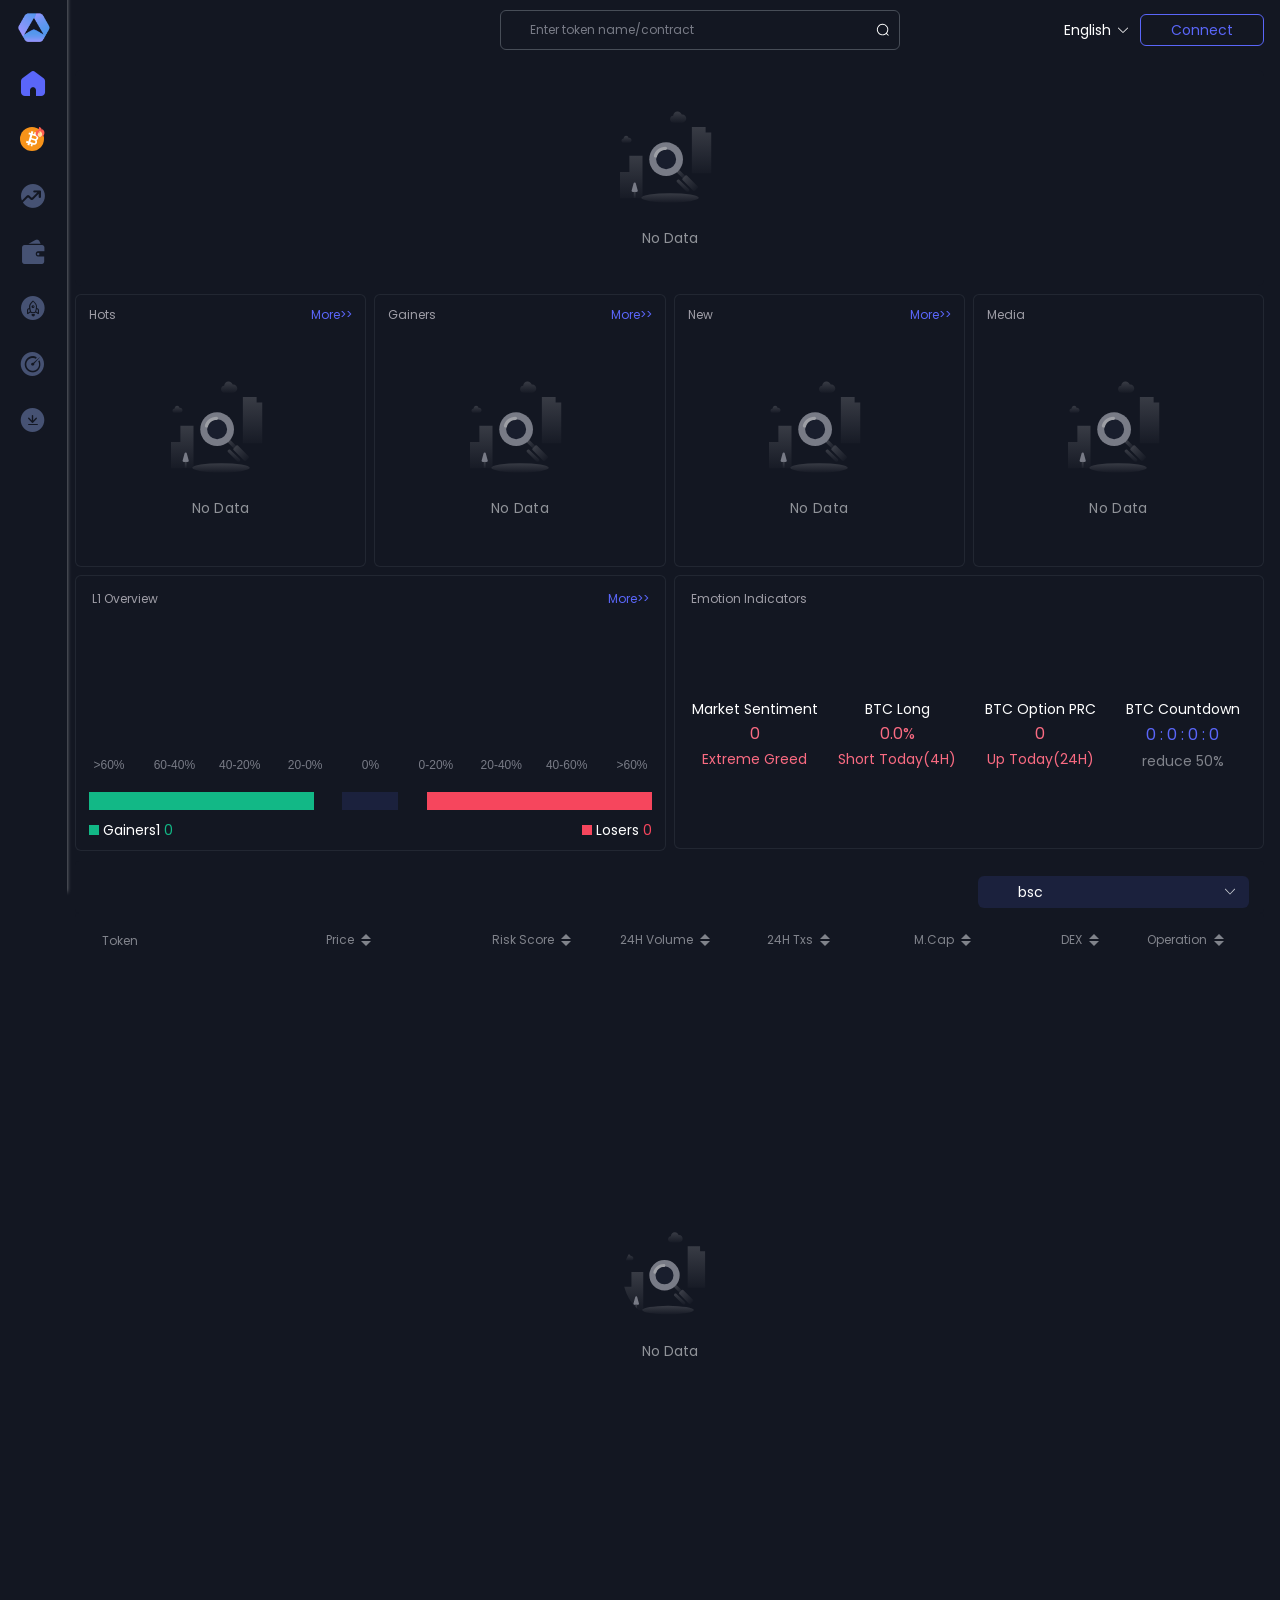
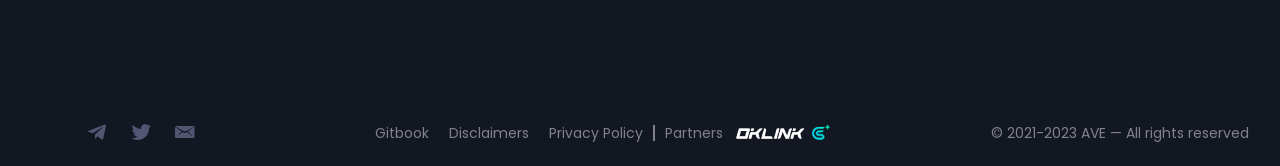
<file: index.html>
<!DOCTYPE html><html lang=""><head><meta charset="utf-8"><meta http-equiv="X-UA-Compatible" content="IE=edge"><meta name="viewport" content="width=device-width,initial-scale=1"><!--[if IE]><link rel="icon" href="/favicon.ico" /><![endif]--><link rel="shortcut icon" href="/favicon.ico"><script async src="https://www.googletagmanager.com/gtag/js?id=G-LFKW8KRD0V"></script><title>Ave.ai</title><script>function redirect() {
        // let domains = ['avedex.cc', 'ave.ai', 'opencw.online', 'opencc.club']
        // let isDomain = domains.some(i => location.hostname.includes(i))
        let isMobile = /mobile|phone|pad|pod|iPhone|iPod|ios|iPad|Android|Mobile|BlackBerry|IEMobile|MQQBrowser|JUC|Fennec|wOSBrowser|BrowserNG|WebOS|Symbian|Windows Phone/i.test(navigator.userAgent)
        if (isMobile && location.protocol.includes('http') && !location.host.includes('test') && !location.host.includes('opencc.club')) {
          location.replace(location.protocol + '//m.' + location.host + location.pathname + location.search)
        }
      }
      redirect()</script><link href="/static/css/Balance.ef85d8e3.css" rel="prefetch"><link href="/static/css/Billboard.91c103c2.css" rel="prefetch"><link href="/static/css/Check.7abbcb5e.css" rel="prefetch"><link href="/static/css/Download.cbf7b657.css" rel="prefetch"><link href="/static/css/Home.5d9f8be8.css" rel="prefetch"><link href="/static/css/Home~Market.630d5216.css" rel="prefetch"><link href="/static/css/Market.511ec6e5.css" rel="prefetch"><link href="/static/css/OfficialVerification.7736a024.css" rel="prefetch"><link href="/static/css/Pool.87fff6c0.css" rel="prefetch"><link href="/static/css/Swap.11682bd5.css" rel="prefetch"><link href="/static/css/SwapDetails.1ea5ced1.css" rel="prefetch"><link href="/static/css/Token.82238f93.css" rel="prefetch"><link href="/static/css/chunk-commons.d91542c6.css" rel="prefetch"><link href="/static/css/vendors~Download.9aee7843.css" rel="prefetch"><link href="/static/js/Balance.1fd56f0c.js" rel="prefetch"><link href="/static/js/Billboard.c234cf8a.js" rel="prefetch"><link href="/static/js/Check.08bb7928.js" rel="prefetch"><link href="/static/js/Download.d9b9a15f.js" rel="prefetch"><link href="/static/js/Home.caa76761.js" rel="prefetch"><link href="/static/js/Home~Market.b94c5384.js" rel="prefetch"><link href="/static/js/Lost.e9ff326e.js" rel="prefetch"><link href="/static/js/Market.e6aa1355.js" rel="prefetch"><link href="/static/js/OfficialVerification.36a493ae.js" rel="prefetch"><link href="/static/js/Pool.201f6687.js" rel="prefetch"><link href="/static/js/Swap.629f8602.js" rel="prefetch"><link href="/static/js/SwapDetails.1fff8599.js" rel="prefetch"><link href="/static/js/Token.25d94c77.js" rel="prefetch"><link href="/static/js/chunk-044f65a2.8ab81e29.js" rel="prefetch"><link href="/static/js/chunk-4e314a62.7ce7ad2e.js" rel="prefetch"><link href="/static/js/chunk-commons.787aea62.js" rel="prefetch"><link href="/static/js/vendors~Download.bdfd4f0f.js" rel="prefetch"><link href="/static/js/vendors~Home~Market~SwapDetails~Token.f213bfac.js" rel="prefetch"><link href="/static/js/vendors~Home~Market~Token.a441a803.js" rel="prefetch"><link href="/static/css/app.2f10ce8a.css" rel="preload" as="style"><link href="/static/css/chunk-libs.8770164e.css" rel="preload" as="style"><link href="/static/js/app.ee2589de.js" rel="preload" as="script"><link href="/static/js/chunk-libs.833b05cb.js" rel="preload" as="script"><link href="/static/js/runtime.dfd3c52e.js" rel="preload" as="script"><link href="/static/css/chunk-libs.8770164e.css" rel="stylesheet"><link href="/static/css/app.2f10ce8a.css" rel="stylesheet"><link rel="icon" type="image/png" sizes="32x32" href="/img/icons/favicon-32x32.png"><link rel="icon" type="image/png" sizes="16x16" href="/img/icons/favicon-16x16.png"><link rel="manifest" href="/manifest.json"><meta name="theme-color" content="#131722"><meta name="apple-mobile-web-app-capable" content="yes"><meta name="apple-mobile-web-app-status-bar-style" content="default"><meta name="apple-mobile-web-app-title" content="Ave"><link rel="apple-touch-icon" href="/img/icons/apple-touch-icon-152x152.png"><link rel="mask-icon" href="/img/icons/safari-pinned-tab.svg" color="#131722"><meta name="msapplication-TileImage" content="/img/icons/msapplication-icon-144x144.png"><meta name="msapplication-TileColor" content="#000000"></head><body><noscript><strong>We're sorry but avedex doesn't work properly without JavaScript enabled. Please enable it to continue.</strong></noscript><div id="app"></div><script>window.dataLayer = window.dataLayer || [];
      function gtag(){dataLayer.push(arguments);}
      gtag('js', new Date());

      gtag('config', 'G-LFKW8KRD0V');
      // //添加红包雨
      // ;(function () {
      //   var script = document.createElement('script')
      //   script.onload = function () {
      //     MapleRedPacketSDK.initMapleRedPacket({
      //       platform: "ave"
      //     }).renderToBody()
      //   }
      //   script.defer = true
      //   script.src = 'https://unpkg.com/@maple-tech/red-packet-sdk/dist/index.iife.js'
      //   document.body.appendChild(script)
      // })()</script><script src="/static/js/runtime.dfd3c52e.js"></script><script src="/static/js/chunk-libs.833b05cb.js"></script><script src="/static/js/app.ee2589de.js"></script></body></html>
</file>
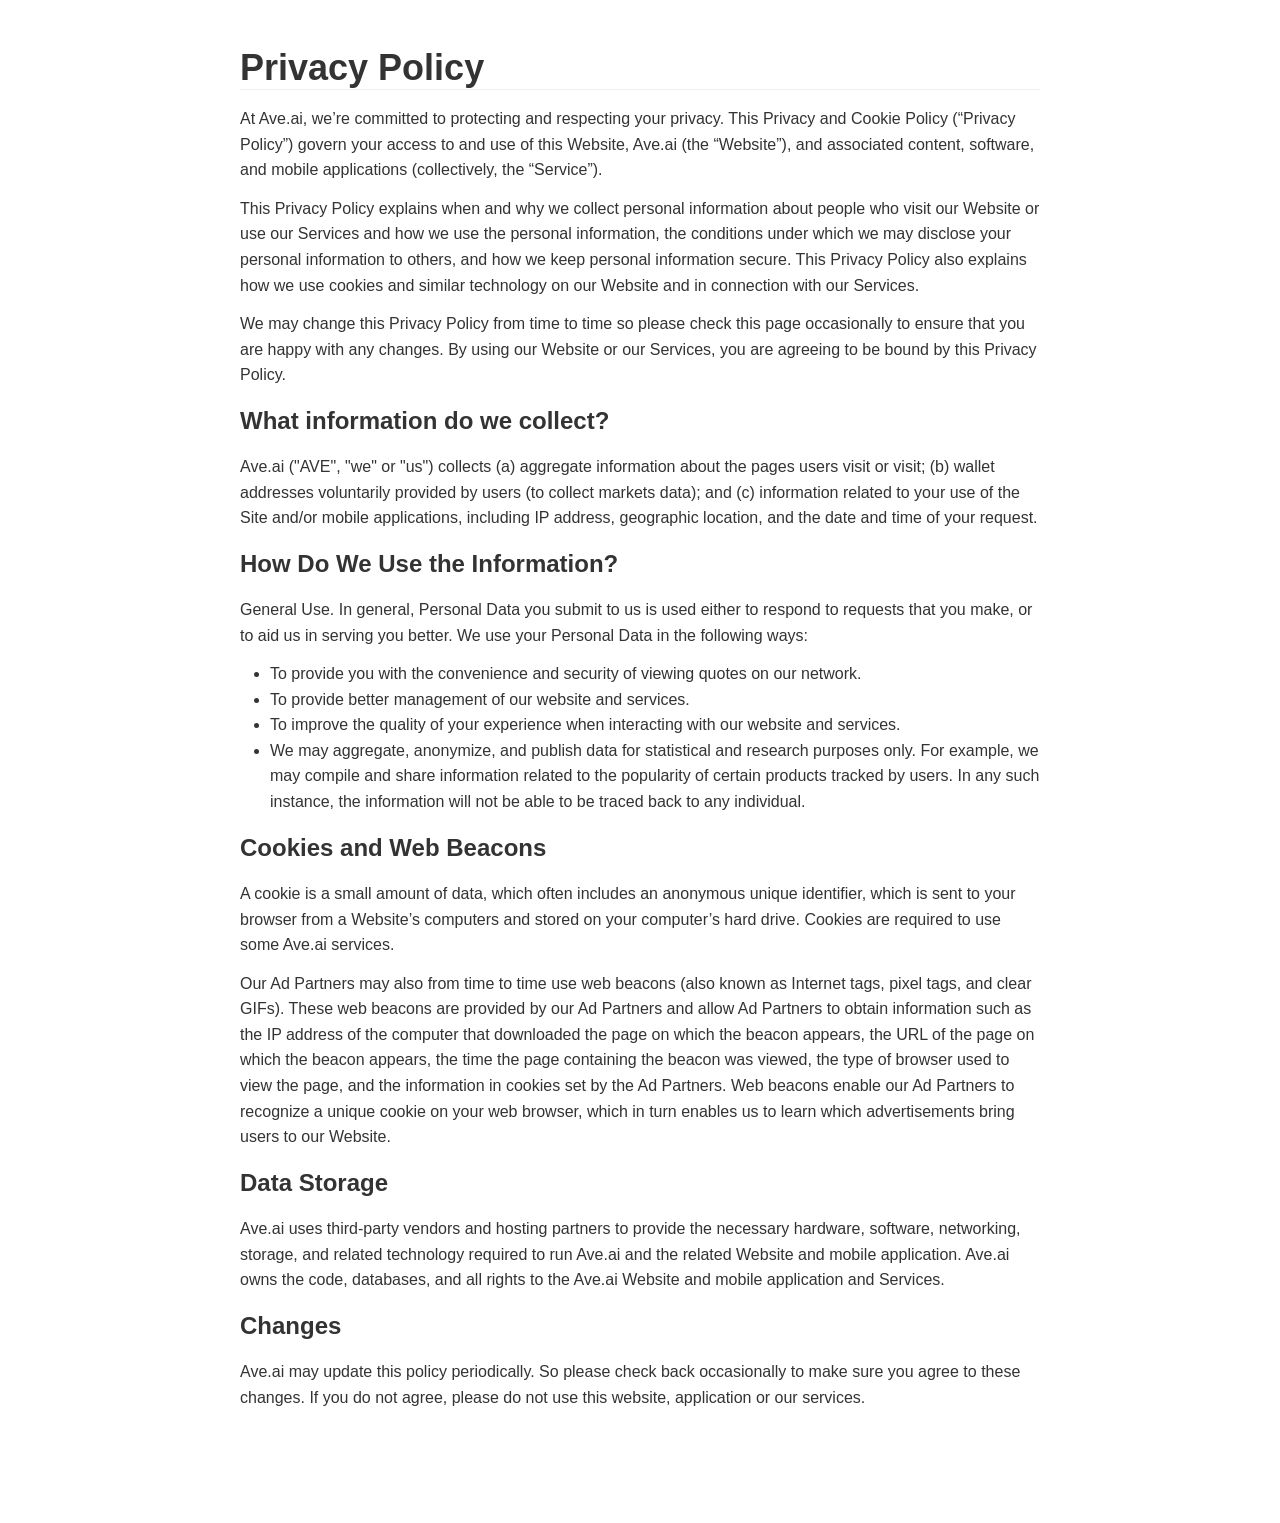
<file: privacy.html>
<!doctype html>
<html>
<head>
<meta charset='UTF-8'><meta name='viewport' content='width=device-width initial-scale=1'>
<link rel="icon" href="favicon.ico" />
<link rel="shortcut icon" href="favicon.ico" />
<title>Privacy Policy | Ave.ai</title>
<style>
  /* cyrillic-ext */
@font-face {
  font-family: 'Open Sans';
  font-style: italic;
  font-weight: 400;
  font-stretch: 100%;
  src: url(https://gstatic.loli.net/s/opensans/v27/memtYaGs126MiZpBA-UFUIcVXSCEkx2cmqvXlWqWtE6FxZCJgvAQ.woff2) format('woff2');
  unicode-range: U+0460-052F, U+1C80-1C88, U+20B4, U+2DE0-2DFF, U+A640-A69F, U+FE2E-FE2F;
}
/* cyrillic */
@font-face {
  font-family: 'Open Sans';
  font-style: italic;
  font-weight: 400;
  font-stretch: 100%;
  src: url(https://gstatic.loli.net/s/opensans/v27/memtYaGs126MiZpBA-UFUIcVXSCEkx2cmqvXlWqWvU6FxZCJgvAQ.woff2) format('woff2');
  unicode-range: U+0400-045F, U+0490-0491, U+04B0-04B1, U+2116;
}
/* greek-ext */
@font-face {
  font-family: 'Open Sans';
  font-style: italic;
  font-weight: 400;
  font-stretch: 100%;
  src: url(https://gstatic.loli.net/s/opensans/v27/memtYaGs126MiZpBA-UFUIcVXSCEkx2cmqvXlWqWtU6FxZCJgvAQ.woff2) format('woff2');
  unicode-range: U+1F00-1FFF;
}
/* greek */
@font-face {
  font-family: 'Open Sans';
  font-style: italic;
  font-weight: 400;
  font-stretch: 100%;
  src: url(https://gstatic.loli.net/s/opensans/v27/memtYaGs126MiZpBA-UFUIcVXSCEkx2cmqvXlWqWuk6FxZCJgvAQ.woff2) format('woff2');
  unicode-range: U+0370-03FF;
}
/* hebrew */
@font-face {
  font-family: 'Open Sans';
  font-style: italic;
  font-weight: 400;
  font-stretch: 100%;
  src: url(https://gstatic.loli.net/s/opensans/v27/memtYaGs126MiZpBA-UFUIcVXSCEkx2cmqvXlWqWu06FxZCJgvAQ.woff2) format('woff2');
  unicode-range: U+0590-05FF, U+20AA, U+25CC, U+FB1D-FB4F;
}
/* vietnamese */
@font-face {
  font-family: 'Open Sans';
  font-style: italic;
  font-weight: 400;
  font-stretch: 100%;
  src: url(https://gstatic.loli.net/s/opensans/v27/memtYaGs126MiZpBA-UFUIcVXSCEkx2cmqvXlWqWtk6FxZCJgvAQ.woff2) format('woff2');
  unicode-range: U+0102-0103, U+0110-0111, U+0128-0129, U+0168-0169, U+01A0-01A1, U+01AF-01B0, U+1EA0-1EF9, U+20AB;
}
/* latin-ext */
@font-face {
  font-family: 'Open Sans';
  font-style: italic;
  font-weight: 400;
  font-stretch: 100%;
  src: url(https://gstatic.loli.net/s/opensans/v27/memtYaGs126MiZpBA-UFUIcVXSCEkx2cmqvXlWqWt06FxZCJgvAQ.woff2) format('woff2');
  unicode-range: U+0100-024F, U+0259, U+1E00-1EFF, U+2020, U+20A0-20AB, U+20AD-20CF, U+2113, U+2C60-2C7F, U+A720-A7FF;
}
/* latin */
@font-face {
  font-family: 'Open Sans';
  font-style: italic;
  font-weight: 400;
  font-stretch: 100%;
  src: url(https://gstatic.loli.net/s/opensans/v27/memtYaGs126MiZpBA-UFUIcVXSCEkx2cmqvXlWqWuU6FxZCJgg.woff2) format('woff2');
  unicode-range: U+0000-00FF, U+0131, U+0152-0153, U+02BB-02BC, U+02C6, U+02DA, U+02DC, U+2000-206F, U+2074, U+20AC, U+2122, U+2191, U+2193, U+2212, U+2215, U+FEFF, U+FFFD;
}
/* cyrillic-ext */
@font-face {
  font-family: 'Open Sans';
  font-style: italic;
  font-weight: 700;
  font-stretch: 100%;
  src: url(https://gstatic.loli.net/s/opensans/v27/memtYaGs126MiZpBA-UFUIcVXSCEkx2cmqvXlWqWtE6FxZCJgvAQ.woff2) format('woff2');
  unicode-range: U+0460-052F, U+1C80-1C88, U+20B4, U+2DE0-2DFF, U+A640-A69F, U+FE2E-FE2F;
}
/* cyrillic */
@font-face {
  font-family: 'Open Sans';
  font-style: italic;
  font-weight: 700;
  font-stretch: 100%;
  src: url(https://gstatic.loli.net/s/opensans/v27/memtYaGs126MiZpBA-UFUIcVXSCEkx2cmqvXlWqWvU6FxZCJgvAQ.woff2) format('woff2');
  unicode-range: U+0400-045F, U+0490-0491, U+04B0-04B1, U+2116;
}
/* greek-ext */
@font-face {
  font-family: 'Open Sans';
  font-style: italic;
  font-weight: 700;
  font-stretch: 100%;
  src: url(https://gstatic.loli.net/s/opensans/v27/memtYaGs126MiZpBA-UFUIcVXSCEkx2cmqvXlWqWtU6FxZCJgvAQ.woff2) format('woff2');
  unicode-range: U+1F00-1FFF;
}
/* greek */
@font-face {
  font-family: 'Open Sans';
  font-style: italic;
  font-weight: 700;
  font-stretch: 100%;
  src: url(https://gstatic.loli.net/s/opensans/v27/memtYaGs126MiZpBA-UFUIcVXSCEkx2cmqvXlWqWuk6FxZCJgvAQ.woff2) format('woff2');
  unicode-range: U+0370-03FF;
}
/* hebrew */
@font-face {
  font-family: 'Open Sans';
  font-style: italic;
  font-weight: 700;
  font-stretch: 100%;
  src: url(https://gstatic.loli.net/s/opensans/v27/memtYaGs126MiZpBA-UFUIcVXSCEkx2cmqvXlWqWu06FxZCJgvAQ.woff2) format('woff2');
  unicode-range: U+0590-05FF, U+20AA, U+25CC, U+FB1D-FB4F;
}
/* vietnamese */
@font-face {
  font-family: 'Open Sans';
  font-style: italic;
  font-weight: 700;
  font-stretch: 100%;
  src: url(https://gstatic.loli.net/s/opensans/v27/memtYaGs126MiZpBA-UFUIcVXSCEkx2cmqvXlWqWtk6FxZCJgvAQ.woff2) format('woff2');
  unicode-range: U+0102-0103, U+0110-0111, U+0128-0129, U+0168-0169, U+01A0-01A1, U+01AF-01B0, U+1EA0-1EF9, U+20AB;
}
/* latin-ext */
@font-face {
  font-family: 'Open Sans';
  font-style: italic;
  font-weight: 700;
  font-stretch: 100%;
  src: url(https://gstatic.loli.net/s/opensans/v27/memtYaGs126MiZpBA-UFUIcVXSCEkx2cmqvXlWqWt06FxZCJgvAQ.woff2) format('woff2');
  unicode-range: U+0100-024F, U+0259, U+1E00-1EFF, U+2020, U+20A0-20AB, U+20AD-20CF, U+2113, U+2C60-2C7F, U+A720-A7FF;
}
/* latin */
@font-face {
  font-family: 'Open Sans';
  font-style: italic;
  font-weight: 700;
  font-stretch: 100%;
  src: url(https://gstatic.loli.net/s/opensans/v27/memtYaGs126MiZpBA-UFUIcVXSCEkx2cmqvXlWqWuU6FxZCJgg.woff2) format('woff2');
  unicode-range: U+0000-00FF, U+0131, U+0152-0153, U+02BB-02BC, U+02C6, U+02DA, U+02DC, U+2000-206F, U+2074, U+20AC, U+2122, U+2191, U+2193, U+2212, U+2215, U+FEFF, U+FFFD;
}
/* cyrillic-ext */
@font-face {
  font-family: 'Open Sans';
  font-style: normal;
  font-weight: 400;
  font-stretch: 100%;
  src: url(https://gstatic.loli.net/s/opensans/v27/memvYaGs126MiZpBA-UvWbX2vVnXBbObj2OVTSKmu0SC55K5gw.woff2) format('woff2');
  unicode-range: U+0460-052F, U+1C80-1C88, U+20B4, U+2DE0-2DFF, U+A640-A69F, U+FE2E-FE2F;
}
/* cyrillic */
@font-face {
  font-family: 'Open Sans';
  font-style: normal;
  font-weight: 400;
  font-stretch: 100%;
  src: url(https://gstatic.loli.net/s/opensans/v27/memvYaGs126MiZpBA-UvWbX2vVnXBbObj2OVTSumu0SC55K5gw.woff2) format('woff2');
  unicode-range: U+0400-045F, U+0490-0491, U+04B0-04B1, U+2116;
}
/* greek-ext */
@font-face {
  font-family: 'Open Sans';
  font-style: normal;
  font-weight: 400;
  font-stretch: 100%;
  src: url(https://gstatic.loli.net/s/opensans/v27/memvYaGs126MiZpBA-UvWbX2vVnXBbObj2OVTSOmu0SC55K5gw.woff2) format('woff2');
  unicode-range: U+1F00-1FFF;
}
/* greek */
@font-face {
  font-family: 'Open Sans';
  font-style: normal;
  font-weight: 400;
  font-stretch: 100%;
  src: url(https://gstatic.loli.net/s/opensans/v27/memvYaGs126MiZpBA-UvWbX2vVnXBbObj2OVTSymu0SC55K5gw.woff2) format('woff2');
  unicode-range: U+0370-03FF;
}
/* hebrew */
@font-face {
  font-family: 'Open Sans';
  font-style: normal;
  font-weight: 400;
  font-stretch: 100%;
  src: url(https://gstatic.loli.net/s/opensans/v27/memvYaGs126MiZpBA-UvWbX2vVnXBbObj2OVTS2mu0SC55K5gw.woff2) format('woff2');
  unicode-range: U+0590-05FF, U+20AA, U+25CC, U+FB1D-FB4F;
}
/* vietnamese */
@font-face {
  font-family: 'Open Sans';
  font-style: normal;
  font-weight: 400;
  font-stretch: 100%;
  src: url(https://gstatic.loli.net/s/opensans/v27/memvYaGs126MiZpBA-UvWbX2vVnXBbObj2OVTSCmu0SC55K5gw.woff2) format('woff2');
  unicode-range: U+0102-0103, U+0110-0111, U+0128-0129, U+0168-0169, U+01A0-01A1, U+01AF-01B0, U+1EA0-1EF9, U+20AB;
}
/* latin-ext */
@font-face {
  font-family: 'Open Sans';
  font-style: normal;
  font-weight: 400;
  font-stretch: 100%;
  src: url(https://gstatic.loli.net/s/opensans/v27/memvYaGs126MiZpBA-UvWbX2vVnXBbObj2OVTSGmu0SC55K5gw.woff2) format('woff2');
  unicode-range: U+0100-024F, U+0259, U+1E00-1EFF, U+2020, U+20A0-20AB, U+20AD-20CF, U+2113, U+2C60-2C7F, U+A720-A7FF;
}
/* latin */
@font-face {
  font-family: 'Open Sans';
  font-style: normal;
  font-weight: 400;
  font-stretch: 100%;
  src: url(https://gstatic.loli.net/s/opensans/v27/memvYaGs126MiZpBA-UvWbX2vVnXBbObj2OVTS-mu0SC55I.woff2) format('woff2');
  unicode-range: U+0000-00FF, U+0131, U+0152-0153, U+02BB-02BC, U+02C6, U+02DA, U+02DC, U+2000-206F, U+2074, U+20AC, U+2122, U+2191, U+2193, U+2212, U+2215, U+FEFF, U+FFFD;
}
/* cyrillic-ext */
@font-face {
  font-family: 'Open Sans';
  font-style: normal;
  font-weight: 700;
  font-stretch: 100%;
  src: url(https://gstatic.loli.net/s/opensans/v27/memvYaGs126MiZpBA-UvWbX2vVnXBbObj2OVTSKmu0SC55K5gw.woff2) format('woff2');
  unicode-range: U+0460-052F, U+1C80-1C88, U+20B4, U+2DE0-2DFF, U+A640-A69F, U+FE2E-FE2F;
}
/* cyrillic */
@font-face {
  font-family: 'Open Sans';
  font-style: normal;
  font-weight: 700;
  font-stretch: 100%;
  src: url(https://gstatic.loli.net/s/opensans/v27/memvYaGs126MiZpBA-UvWbX2vVnXBbObj2OVTSumu0SC55K5gw.woff2) format('woff2');
  unicode-range: U+0400-045F, U+0490-0491, U+04B0-04B1, U+2116;
}
/* greek-ext */
@font-face {
  font-family: 'Open Sans';
  font-style: normal;
  font-weight: 700;
  font-stretch: 100%;
  src: url(https://gstatic.loli.net/s/opensans/v27/memvYaGs126MiZpBA-UvWbX2vVnXBbObj2OVTSOmu0SC55K5gw.woff2) format('woff2');
  unicode-range: U+1F00-1FFF;
}
/* greek */
@font-face {
  font-family: 'Open Sans';
  font-style: normal;
  font-weight: 700;
  font-stretch: 100%;
  src: url(https://gstatic.loli.net/s/opensans/v27/memvYaGs126MiZpBA-UvWbX2vVnXBbObj2OVTSymu0SC55K5gw.woff2) format('woff2');
  unicode-range: U+0370-03FF;
}
/* hebrew */
@font-face {
  font-family: 'Open Sans';
  font-style: normal;
  font-weight: 700;
  font-stretch: 100%;
  src: url(https://gstatic.loli.net/s/opensans/v27/memvYaGs126MiZpBA-UvWbX2vVnXBbObj2OVTS2mu0SC55K5gw.woff2) format('woff2');
  unicode-range: U+0590-05FF, U+20AA, U+25CC, U+FB1D-FB4F;
}
/* vietnamese */
@font-face {
  font-family: 'Open Sans';
  font-style: normal;
  font-weight: 700;
  font-stretch: 100%;
  src: url(https://gstatic.loli.net/s/opensans/v27/memvYaGs126MiZpBA-UvWbX2vVnXBbObj2OVTSCmu0SC55K5gw.woff2) format('woff2');
  unicode-range: U+0102-0103, U+0110-0111, U+0128-0129, U+0168-0169, U+01A0-01A1, U+01AF-01B0, U+1EA0-1EF9, U+20AB;
}
/* latin-ext */
@font-face {
  font-family: 'Open Sans';
  font-style: normal;
  font-weight: 700;
  font-stretch: 100%;
  src: url(https://gstatic.loli.net/s/opensans/v27/memvYaGs126MiZpBA-UvWbX2vVnXBbObj2OVTSGmu0SC55K5gw.woff2) format('woff2');
  unicode-range: U+0100-024F, U+0259, U+1E00-1EFF, U+2020, U+20A0-20AB, U+20AD-20CF, U+2113, U+2C60-2C7F, U+A720-A7FF;
}
/* latin */
@font-face {
  font-family: 'Open Sans';
  font-style: normal;
  font-weight: 700;
  font-stretch: 100%;
  src: url(https://gstatic.loli.net/s/opensans/v27/memvYaGs126MiZpBA-UvWbX2vVnXBbObj2OVTS-mu0SC55I.woff2) format('woff2');
  unicode-range: U+0000-00FF, U+0131, U+0152-0153, U+02BB-02BC, U+02C6, U+02DA, U+02DC, U+2000-206F, U+2074, U+20AC, U+2122, U+2191, U+2193, U+2212, U+2215, U+FEFF, U+FFFD;
}
</style>
<style type='text/css'>html {overflow-x: initial !important;}:root { --bg-color: #ffffff; --text-color: #333333; --select-text-bg-color: #B5D6FC; --select-text-font-color: auto; --monospace: "Lucida Console",Consolas,"Courier",monospace; --title-bar-height: 20px; }
.mac-os-11 { --title-bar-height: 28px; }
html { font-size: 14px; background-color: var(--bg-color); color: var(--text-color); font-family: "Helvetica Neue", Helvetica, Arial, sans-serif; -webkit-font-smoothing: antialiased; }
body { margin: 0px; padding: 0px; height: auto; bottom: 0px; top: 0px; left: 0px; right: 0px; font-size: 1rem; line-height: 1.42857143; overflow-x: hidden; background-image: inherit; background-size: inherit; background-attachment: inherit; background-origin: inherit; background-clip: inherit; background-color: inherit; tab-size: 4; background-position: inherit inherit; background-repeat: inherit inherit; }
iframe { margin: auto; }
a.url { word-break: break-all; }
a:active, a:hover { outline: 0px; }
.in-text-selection, ::selection { text-shadow: none; background: var(--select-text-bg-color); color: var(--select-text-font-color); }
#write { margin: 0px auto; height: auto; width: inherit; word-break: normal; word-wrap: break-word; position: relative; white-space: normal; overflow-x: visible; padding-top: 36px; }
#write.first-line-indent p { text-indent: 2em; }
#write.first-line-indent li p, #write.first-line-indent p * { text-indent: 0px; }
#write.first-line-indent li { margin-left: 2em; }
.for-image #write { padding-left: 8px; padding-right: 8px; }
body.typora-export { padding-left: 30px; padding-right: 30px; }
.typora-export .footnote-line, .typora-export li, .typora-export p { white-space: pre-wrap; }
.typora-export .task-list-item input { pointer-events: none; }
@media screen and (max-width: 500px) {
  body.typora-export { padding-left: 0px; padding-right: 0px; }
  #write { padding-left: 20px; padding-right: 20px; }
  .CodeMirror-sizer { margin-left: 0px !important; }
  .CodeMirror-gutters { display: none !important; }
}
#write li > figure:last-child { margin-bottom: 0.5rem; }
#write ol, #write ul { position: relative; }
img { max-width: 100%; vertical-align: middle; image-orientation: from-image; }
button, input, select, textarea { color: inherit; font-family: inherit; font-size: inherit; font-style: inherit; font-variant-caps: inherit; font-weight: inherit; font-stretch: inherit; line-height: inherit; }
input[type="checkbox"], input[type="radio"] { line-height: normal; padding: 0px; }
*, ::after, ::before { box-sizing: border-box; }
#write h1, #write h2, #write h3, #write h4, #write h5, #write h6, #write p, #write pre { width: inherit; }
#write h1, #write h2, #write h3, #write h4, #write h5, #write h6, #write p { position: relative; }
p { line-height: inherit; }
h1, h2, h3, h4, h5, h6 { break-after: avoid-page; break-inside: avoid; orphans: 4; }
p { orphans: 4; }
h1 { font-size: 2rem; }
h2 { font-size: 1.8rem; }
h3 { font-size: 1.6rem; }
h4 { font-size: 1.4rem; }
h5 { font-size: 1.2rem; }
h6 { font-size: 1rem; }
.md-math-block, .md-rawblock, h1, h2, h3, h4, h5, h6, p { margin-top: 1rem; margin-bottom: 1rem; }
.hidden { display: none; }
.md-blockmeta { color: rgb(204, 204, 204); font-weight: 700; font-style: italic; }
a { cursor: pointer; }
sup.md-footnote { padding: 2px 4px; background-color: rgba(238, 238, 238, 0.7); color: rgb(85, 85, 85); border-top-left-radius: 4px; border-top-right-radius: 4px; border-bottom-right-radius: 4px; border-bottom-left-radius: 4px; cursor: pointer; }
sup.md-footnote a, sup.md-footnote a:hover { color: inherit; text-transform: inherit; text-decoration: inherit; }
#write input[type="checkbox"] { cursor: pointer; width: inherit; height: inherit; }
figure { overflow-x: auto; margin: 1.2em 0px; max-width: calc(100% + 16px); padding: 0px; }
figure > table { margin: 0px; }
tr { break-inside: avoid; break-after: auto; }
thead { display: table-header-group; }
table { border-collapse: collapse; border-spacing: 0px; width: 100%; overflow: auto; break-inside: auto; text-align: left; }
table.md-table td { min-width: 32px; }
.CodeMirror-gutters { border-right-width: 0px; background-color: inherit; }
.CodeMirror-linenumber { }
.CodeMirror { text-align: left; }
.CodeMirror-placeholder { opacity: 0.3; }
.CodeMirror pre { padding: 0px 4px; }
.CodeMirror-lines { padding: 0px; }
div.hr:focus { cursor: none; }
#write pre { white-space: pre-wrap; }
#write.fences-no-line-wrapping pre { white-space: pre; }
#write pre.ty-contain-cm { white-space: normal; }
.CodeMirror-gutters { margin-right: 4px; }
.md-fences { font-size: 0.9rem; display: block; break-inside: avoid; text-align: left; overflow: visible; white-space: pre; background-image: inherit; background-size: inherit; background-attachment: inherit; background-origin: inherit; background-clip: inherit; background-color: inherit; position: relative !important; background-position: inherit inherit; background-repeat: inherit inherit; }
.md-fences-adv-panel { width: 100%; margin-top: 10px; text-align: center; padding-top: 0px; padding-bottom: 8px; overflow-x: auto; }
#write .md-fences.mock-cm { white-space: pre-wrap; }
.md-fences.md-fences-with-lineno { padding-left: 0px; }
#write.fences-no-line-wrapping .md-fences.mock-cm { white-space: pre; overflow-x: auto; }
.md-fences.mock-cm.md-fences-with-lineno { padding-left: 8px; }
.CodeMirror-line, twitterwidget { break-inside: avoid; }
.footnotes { opacity: 0.8; font-size: 0.9rem; margin-top: 1em; margin-bottom: 1em; }
.footnotes + .footnotes { margin-top: 0px; }
.md-reset { margin: 0px; padding: 0px; border: 0px; outline: 0px; vertical-align: top; text-decoration: none; text-shadow: none; float: none; position: static; width: auto; height: auto; white-space: nowrap; cursor: inherit; line-height: normal; font-weight: 400; text-align: left; box-sizing: content-box; direction: ltr; background-position: 0px 0px; background-repeat: initial initial; }
li div { padding-top: 0px; }
blockquote { margin: 1rem 0px; }
li .mathjax-block, li p { margin: 0.5rem 0px; }
li blockquote { margin: 1rem 0px; }
li { margin: 0px; position: relative; }
blockquote > :last-child { margin-bottom: 0px; }
blockquote > :first-child, li > :first-child { margin-top: 0px; }
.footnotes-area { color: rgb(136, 136, 136); margin-top: 0.714rem; padding-bottom: 0.143rem; white-space: normal; }
#write .footnote-line { white-space: pre-wrap; }
@media print {
  body, html { border: 1px solid transparent; height: 99%; break-after: avoid; break-before: avoid; font-variant-ligatures: no-common-ligatures; }
  #write { margin-top: 0px; padding-top: 0px; border-color: transparent !important; }
  .typora-export * { -webkit-print-color-adjust: exact; }
  .typora-export #write { break-after: avoid; }
  .typora-export #write::after { height: 0px; }
  .is-mac table { break-inside: avoid; }
  .typora-export-show-outline .typora-export-sidebar { display: none; }
}
.footnote-line { margin-top: 0.714em; font-size: 0.7em; }
a img, img a { cursor: pointer; }
pre.md-meta-block { font-size: 0.8rem; min-height: 0.8rem; white-space: pre-wrap; background-color: rgb(204, 204, 204); display: block; overflow-x: hidden; background-position: initial initial; background-repeat: initial initial; }
p > .md-image:only-child:not(.md-img-error) img, p > img:only-child { display: block; margin: auto; }
#write.first-line-indent p > .md-image:only-child:not(.md-img-error) img { left: -2em; position: relative; }
p > .md-image:only-child { display: inline-block; width: 100%; }
#write .MathJax_Display { margin: 0.8em 0px 0px; }
.md-math-block { width: 100%; }
.md-math-block:not(:empty)::after { display: none; }
.MathJax_ref { fill: currentcolor; }
[contenteditable="true"]:active, [contenteditable="true"]:focus, [contenteditable="false"]:active, [contenteditable="false"]:focus { outline: 0px; box-shadow: none; }
.md-task-list-item { position: relative; list-style-type: none; }
.task-list-item.md-task-list-item { padding-left: 0px; }
.md-task-list-item > input { position: absolute; top: 0px; left: 0px; margin-left: -1.2em; margin-top: calc(1em - 10px); border: none; }
.math { font-size: 1rem; }
.md-toc { min-height: 3.58rem; position: relative; font-size: 0.9rem; border-top-left-radius: 10px; border-top-right-radius: 10px; border-bottom-right-radius: 10px; border-bottom-left-radius: 10px; }
.md-toc-content { position: relative; margin-left: 0px; }
.md-toc-content::after, .md-toc::after { display: none; }
.md-toc-item { display: block; color: rgb(65, 131, 196); }
.md-toc-item a { text-decoration: none; }
.md-toc-inner:hover { text-decoration: underline; }
.md-toc-inner { display: inline-block; cursor: pointer; }
.md-toc-h1 .md-toc-inner { margin-left: 0px; font-weight: 700; }
.md-toc-h2 .md-toc-inner { margin-left: 2em; }
.md-toc-h3 .md-toc-inner { margin-left: 4em; }
.md-toc-h4 .md-toc-inner { margin-left: 6em; }
.md-toc-h5 .md-toc-inner { margin-left: 8em; }
.md-toc-h6 .md-toc-inner { margin-left: 10em; }
@media screen and (max-width: 48em) {
  .md-toc-h3 .md-toc-inner { margin-left: 3.5em; }
  .md-toc-h4 .md-toc-inner { margin-left: 5em; }
  .md-toc-h5 .md-toc-inner { margin-left: 6.5em; }
  .md-toc-h6 .md-toc-inner { margin-left: 8em; }
}
a.md-toc-inner { font-size: inherit; font-style: inherit; font-weight: inherit; line-height: inherit; }
.footnote-line a:not(.reversefootnote) { color: inherit; }
.md-attr { display: none; }
.md-fn-count::after { content: "."; }
code, pre, samp, tt { font-family: var(--monospace); }
kbd { margin: 0px 0.1em; padding: 0.1em 0.6em; font-size: 0.8em; color: rgb(36, 39, 41); background-color: rgb(255, 255, 255); border: 1px solid rgb(173, 179, 185); border-top-left-radius: 3px; border-top-right-radius: 3px; border-bottom-right-radius: 3px; border-bottom-left-radius: 3px; box-shadow: rgba(12, 13, 14, 0.2) 0px 1px 0px, rgb(255, 255, 255) 0px 0px 0px 2px inset; white-space: nowrap; vertical-align: middle; background-position: initial initial; background-repeat: initial initial; }
.md-comment { color: rgb(162, 127, 3); opacity: 0.6; font-family: var(--monospace); }
code { text-align: left; }
a.md-print-anchor { white-space: pre !important; border: none !important; display: inline-block !important; position: absolute !important; width: 1px !important; right: 0px !important; outline: 0px !important; text-shadow: initial !important; background-position: 0px 0px !important; background-repeat: initial initial !important; }
.os-windows.monocolor-emoji .md-emoji { font-family: "Segoe UI Symbol", sans-serif; }
.md-diagram-panel > svg { max-width: 100%; }
[lang="flow"] svg, [lang="mermaid"] svg { max-width: 100%; height: auto; }
[lang="mermaid"] .node text { font-size: 1rem; }
table tr th { border-bottom-width: 0px; }
video { max-width: 100%; display: block; margin: 0px auto; }
iframe { max-width: 100%; width: 100%; border: none; }
.highlight td, .highlight tr { border: 0px; }
mark { background-color: rgb(255, 255, 0); color: rgb(0, 0, 0); background-position: initial initial; background-repeat: initial initial; }
.md-html-inline .md-plain, .md-html-inline strong, mark .md-inline-math, mark strong { color: inherit; }
.md-expand mark .md-meta { opacity: 0.3 !important; }
mark .md-meta { color: rgb(0, 0, 0); }
@media print {
  .typora-export h1, .typora-export h2, .typora-export h3, .typora-export h4, .typora-export h5, .typora-export h6 { break-inside: avoid; }
}
.md-diagram-panel .messageText { stroke: none !important; }
.md-diagram-panel .start-state { fill: var(--node-fill); }
.md-diagram-panel .edgeLabel rect { opacity: 1 !important; }
.md-fences.md-fences-math { font-size: 1em; }
.md-fences-advanced:not(.md-focus) { padding: 0px; white-space: nowrap; border: 0px; }
.md-fences-advanced:not(.md-focus) { background-image: inherit; background-size: inherit; background-attachment: inherit; background-origin: inherit; background-clip: inherit; background-color: inherit; background-position: inherit inherit; background-repeat: inherit inherit; }
.typora-export-show-outline .typora-export-content { max-width: 1440px; margin: auto; display: flex; flex-direction: row; }
.typora-export-sidebar { width: 300px; font-size: 0.8rem; margin-top: 80px; margin-right: 18px; }
.typora-export-show-outline #write { --webkit-flex: 2; flex: 2 1 0%; }
.typora-export-sidebar .outline-content { position: fixed; top: 0px; max-height: 100%; overflow: hidden auto; padding-bottom: 30px; padding-top: 60px; width: 300px; }
@media screen and (max-width: 1024px) {
  .typora-export-sidebar, .typora-export-sidebar .outline-content { width: 240px; }
}
@media screen and (max-width: 800px) {
  .typora-export-sidebar { display: none; }
}
.outline-content li, .outline-content ul { margin-left: 0px; margin-right: 0px; padding-left: 0px; padding-right: 0px; list-style: none; }
.outline-content ul { margin-top: 0px; margin-bottom: 0px; }
.outline-content strong { font-weight: 400; }
.outline-expander { width: 1rem; height: 1.428571429rem; position: relative; display: table-cell; vertical-align: middle; cursor: pointer; padding-left: 4px; }
.outline-expander::before { content: ''; position: relative; font-family: Ionicons; display: inline-block; font-size: 8px; vertical-align: middle; }
.outline-item { padding-top: 3px; padding-bottom: 3px; cursor: pointer; }
.outline-expander:hover::before { content: ''; }
.outline-h1 > .outline-item { padding-left: 0px; }
.outline-h2 > .outline-item { padding-left: 1em; }
.outline-h3 > .outline-item { padding-left: 2em; }
.outline-h4 > .outline-item { padding-left: 3em; }
.outline-h5 > .outline-item { padding-left: 4em; }
.outline-h6 > .outline-item { padding-left: 5em; }
.outline-label { cursor: pointer; display: table-cell; vertical-align: middle; text-decoration: none; color: inherit; }
.outline-label:hover { text-decoration: underline; }
.outline-item:hover { border-color: rgb(245, 245, 245); background-color: var(--item-hover-bg-color); }
.outline-item:hover { margin-left: -28px; margin-right: -28px; border-left-width: 28px; border-left-style: solid; border-left-color: transparent; border-right-width: 28px; border-right-style: solid; border-right-color: transparent; }
.outline-item-single .outline-expander::before, .outline-item-single .outline-expander:hover::before { display: none; }
.outline-item-open > .outline-item > .outline-expander::before { content: ''; }
.outline-children { display: none; }
.info-panel-tab-wrapper { display: none; }
.outline-item-open > .outline-children { display: block; }
.typora-export .outline-item { padding-top: 1px; padding-bottom: 1px; }
.typora-export .outline-item:hover { margin-right: -8px; border-right-width: 8px; border-right-style: solid; border-right-color: transparent; }
.typora-export .outline-expander::before { content: "+"; font-family: inherit; top: -1px; }
.typora-export .outline-expander:hover::before, .typora-export .outline-item-open > .outline-item > .outline-expander::before { content: '−'; }
.typora-export-collapse-outline .outline-children { display: none; }
.typora-export-collapse-outline .outline-item-open > .outline-children, .typora-export-no-collapse-outline .outline-children { display: block; }
.typora-export-no-collapse-outline .outline-expander::before { content: "" !important; }
.typora-export-show-outline .outline-item-active > .outline-item .outline-label { font-weight: 700; }
.md-inline-math-container mjx-container { zoom: 0.95; }


:root {
    --side-bar-bg-color: #fafafa;
    --control-text-color: #777;
}

@include-when-export url(https://fonts.loli.net/css?family=Open+Sans:400italic,700italic,700,400&subset=latin,latin-ext);

/* open-sans-regular - latin-ext_latin */
  /* open-sans-italic - latin-ext_latin */
    /* open-sans-700 - latin-ext_latin */
    /* open-sans-700italic - latin-ext_latin */
  html {
    font-size: 16px;
    -webkit-font-smoothing: antialiased;
}

body {
    font-family: "Open Sans","Clear Sans", "Helvetica Neue", Helvetica, Arial, 'Segoe UI Emoji', sans-serif;
    color: rgb(51, 51, 51);
    line-height: 1.6;
}

#write {
    max-width: 860px;
  	margin: 0 auto;
  	padding: 30px;
    padding-bottom: 100px;
}

@media only screen and (min-width: 1400px) {
	#write {
		max-width: 1024px;
	}
}

@media only screen and (min-width: 1800px) {
	#write {
		max-width: 1200px;
	}
}

#write > ul:first-child,
#write > ol:first-child{
    margin-top: 30px;
}

a {
    color: #4183C4;
}
h1,
h2,
h3,
h4,
h5,
h6 {
    position: relative;
    margin-top: 1rem;
    margin-bottom: 1rem;
    font-weight: bold;
    line-height: 1.4;
    cursor: text;
}
h1:hover a.anchor,
h2:hover a.anchor,
h3:hover a.anchor,
h4:hover a.anchor,
h5:hover a.anchor,
h6:hover a.anchor {
    text-decoration: none;
}
h1 tt,
h1 code {
    font-size: inherit;
}
h2 tt,
h2 code {
    font-size: inherit;
}
h3 tt,
h3 code {
    font-size: inherit;
}
h4 tt,
h4 code {
    font-size: inherit;
}
h5 tt,
h5 code {
    font-size: inherit;
}
h6 tt,
h6 code {
    font-size: inherit;
}
h1 {
    font-size: 2.25em;
    line-height: 1.2;
    border-bottom: 1px solid #eee;
}
h2 {
    font-size: 1.75em;
    line-height: 1.225;
    border-bottom: 1px solid #eee;
}

/*@media print {
    .typora-export h1,
    .typora-export h2 {
        border-bottom: none;
        padding-bottom: initial;
    }

    .typora-export h1::after,
    .typora-export h2::after {
        content: "";
        display: block;
        height: 100px;
        margin-top: -96px;
        border-top: 1px solid #eee;
    }
}*/

h3 {
    font-size: 1.5em;
    line-height: 1.43;
}
h4 {
    font-size: 1.25em;
}
h5 {
    font-size: 1em;
}
h6 {
   font-size: 1em;
    color: #777;
}
p,
blockquote,
ul,
ol,
dl,
table{
    margin: 0.8em 0;
}
li>ol,
li>ul {
    margin: 0 0;
}
hr {
    height: 2px;
    padding: 0;
    margin: 16px 0;
    background-color: #e7e7e7;
    border: 0 none;
    overflow: hidden;
    box-sizing: content-box;
}

li p.first {
    display: inline-block;
}
ul,
ol {
    padding-left: 30px;
}
ul:first-child,
ol:first-child {
    margin-top: 0;
}
ul:last-child,
ol:last-child {
    margin-bottom: 0;
}
blockquote {
    border-left: 4px solid #dfe2e5;
    padding: 0 15px;
    color: #777777;
}
blockquote blockquote {
    padding-right: 0;
}
table {
    padding: 0;
    word-break: initial;
}
table tr {
    border: 1px solid #dfe2e5;
    margin: 0;
    padding: 0;
}
table tr:nth-child(2n),
thead {
    background-color: #f8f8f8;
}
table th {
    font-weight: bold;
    border: 1px solid #dfe2e5;
    border-bottom: 0;
    margin: 0;
    padding: 6px 13px;
}
table td {
    border: 1px solid #dfe2e5;
    margin: 0;
    padding: 6px 13px;
}
table th:first-child,
table td:first-child {
    margin-top: 0;
}
table th:last-child,
table td:last-child {
    margin-bottom: 0;
}

.CodeMirror-lines {
    padding-left: 4px;
}

.code-tooltip {
    box-shadow: 0 1px 1px 0 rgba(0,28,36,.3);
    border-top: 1px solid #eef2f2;
}

.md-fences,
code,
tt {
    border: 1px solid #e7eaed;
    background-color: #f8f8f8;
    border-radius: 3px;
    padding: 0;
    padding: 2px 4px 0px 4px;
    font-size: 0.9em;
}

code {
    background-color: #f3f4f4;
    padding: 0 2px 0 2px;
}

.md-fences {
    margin-bottom: 15px;
    margin-top: 15px;
    padding-top: 8px;
    padding-bottom: 6px;
}


.md-task-list-item > input {
  margin-left: -1.3em;
}

@media print {
    html {
        font-size: 13px;
    }
    table,
    pre {
        page-break-inside: avoid;
    }
    pre {
        word-wrap: break-word;
    }
}

.md-fences {
	background-color: #f8f8f8;
}
#write pre.md-meta-block {
	padding: 1rem;
    font-size: 85%;
    line-height: 1.45;
    background-color: #f7f7f7;
    border: 0;
    border-radius: 3px;
    color: #777777;
    margin-top: 0 !important;
}

.mathjax-block>.code-tooltip {
	bottom: .375rem;
}

.md-mathjax-midline {
    background: #fafafa;
}

#write>h3.md-focus:before{
	left: -1.5625rem;
	top: .375rem;
}
#write>h4.md-focus:before{
	left: -1.5625rem;
	top: .285714286rem;
}
#write>h5.md-focus:before{
	left: -1.5625rem;
	top: .285714286rem;
}
#write>h6.md-focus:before{
	left: -1.5625rem;
	top: .285714286rem;
}
.md-image>.md-meta {
    /*border: 1px solid #ddd;*/
    border-radius: 3px;
    padding: 2px 0px 0px 4px;
    font-size: 0.9em;
    color: inherit;
}

.md-tag {
    color: #a7a7a7;
    opacity: 1;
}

.md-toc {
    margin-top:20px;
    padding-bottom:20px;
}

.sidebar-tabs {
    border-bottom: none;
}

#typora-quick-open {
    border: 1px solid #ddd;
    background-color: #f8f8f8;
}

#typora-quick-open-item {
    background-color: #FAFAFA;
    border-color: #FEFEFE #e5e5e5 #e5e5e5 #eee;
    border-style: solid;
    border-width: 1px;
}

/** focus mode */
.on-focus-mode blockquote {
    border-left-color: rgba(85, 85, 85, 0.12);
}

header, .context-menu, .megamenu-content, footer{
    font-family: "Segoe UI", "Arial", sans-serif;
}

.file-node-content:hover .file-node-icon,
.file-node-content:hover .file-node-open-state{
    visibility: visible;
}

.mac-seamless-mode #typora-sidebar {
    background-color: #fafafa;
    background-color: var(--side-bar-bg-color);
}

.md-lang {
    color: #b4654d;
}

/*.html-for-mac {
    --item-hover-bg-color: #E6F0FE;
}*/

#md-notification .btn {
    border: 0;
}

.dropdown-menu .divider {
    border-color: #e5e5e5;
    opacity: 0.4;
}

.ty-preferences .window-content {
    background-color: #fafafa;
}

.ty-preferences .nav-group-item.active {
    color: white;
    background: #999;
}

.menu-item-container a.menu-style-btn {
    background-color: #f5f8fa;
    background-image: linear-gradient( 180deg , hsla(0, 0%, 100%, 0.8), hsla(0, 0%, 100%, 0));
}


 @media print { @page {margin: 0 0 0 0;} body.typora-export {padding-left: 0; padding-right: 0;} #write {padding:0;}}
</style><title>Privacy Policy</title>
</head>
<body class='typora-export'><div class='typora-export-content'>
<div id='write'  class=''><h1 id='privacy-policy'><span>Privacy Policy</span></h1><p><span>At Ave.ai, we’re committed to protecting and respecting your privacy. This Privacy and Cookie Policy (“Privacy Policy”) govern your access to and use of this Website, Ave.ai (the “Website”), and associated content, software, and mobile applications (collectively, the “Service”). </span></p><p><span>This Privacy Policy explains when and why we collect personal information about people who visit our Website or use our Services and how we use the personal information, the conditions under which we may disclose your personal information to others, and how we keep personal information secure. This Privacy Policy also explains how we use cookies and similar technology on our Website and in connection with our Services.</span></p><p><span>We may change this Privacy Policy from time to time so please check this page occasionally to ensure that you are happy with any changes. By using our Website or our Services, you are agreeing to be bound by this Privacy Policy.</span></p><h3 id='what-information-do-we-collect'><span>What information do we collect?</span></h3><p><span>Ave.ai (&quot;AVE&quot;, &quot;we&quot; or &quot;us&quot;) collects (a) aggregate information about the pages users visit or visit; (b) wallet addresses voluntarily provided by users (to collect markets data); and (c) information related to your use of the Site and/or mobile applications, including IP address, geographic location, and the date and time of your request.</span></p><h3 id='how-do-we-use-the-information'><span>How Do We Use the Information?</span></h3><p><span>General Use. In general, Personal Data you submit to us is used either to respond to requests that you make, or to aid us in serving you better. We use your Personal Data in the following ways:</span></p><ul><li><span>To provide you with the convenience and security of viewing quotes on our network.</span></li><li><span>To provide better management of our website and services.</span></li><li><span>To improve the quality of your experience when interacting with our website and services.</span></li><li><span>We may aggregate, anonymize, and publish data for statistical and research purposes only. For example, we may compile and share information related to the popularity of certain products tracked by users. In any such instance, the information will not be able to be traced back to any individual.</span></li></ul><h3 id='cookies-and-web-beacons'><span>Cookies and Web Beacons</span></h3><p><span>A cookie is a small amount of data, which often includes an anonymous unique identifier, which is sent to your browser from a Website’s computers and stored on your computer’s hard drive. Cookies are required to use some Ave.ai services.</span></p><p><span>Our Ad Partners may also from time to time use web beacons (also known as Internet tags, pixel tags, and clear GIFs). These web beacons are provided by our Ad Partners and allow Ad Partners to obtain information such as the IP address of the computer that downloaded the page on which the beacon appears, the URL of the page on which the beacon appears, the time the page containing the beacon was viewed, the type of browser used to view the page, and the information in cookies set by the Ad Partners. Web beacons enable our Ad Partners to recognize a unique cookie on your web browser, which in turn enables us to learn which advertisements bring users to our Website.</span></p><h3 id='data-storage'><span>Data Storage</span></h3><p><span>Ave.ai uses third-party vendors and hosting partners to provide the necessary hardware, software, networking, storage, and related technology required to run Ave.ai and the related Website and mobile application. Ave.ai owns the code, databases, and all rights to the Ave.ai Website and mobile application and Services.</span></p><h3 id='changes'><span>Changes</span></h3><p><span>Ave.ai may update this policy periodically. So please check back occasionally to make sure you agree to these changes. If you do not agree, please do not use this website, application or our services.</span></p></div></div>
</body>
</html>
</file>
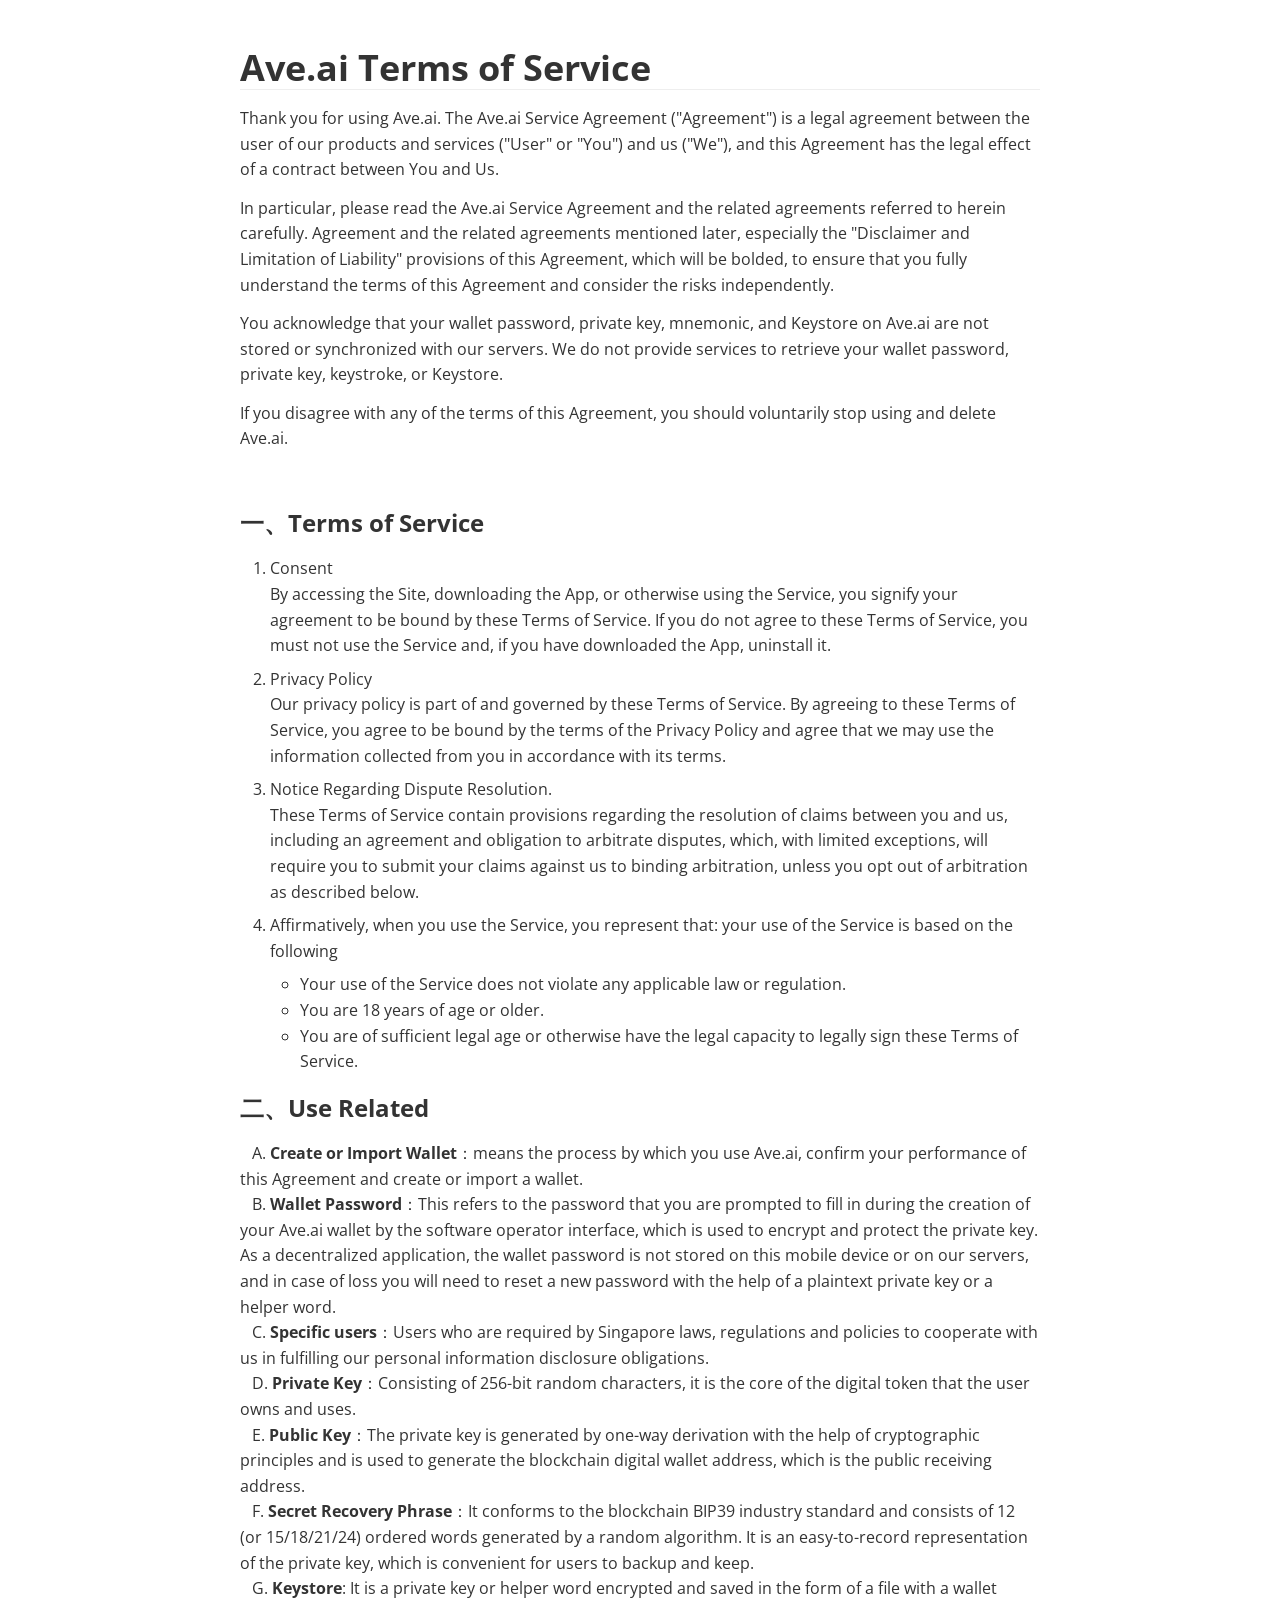
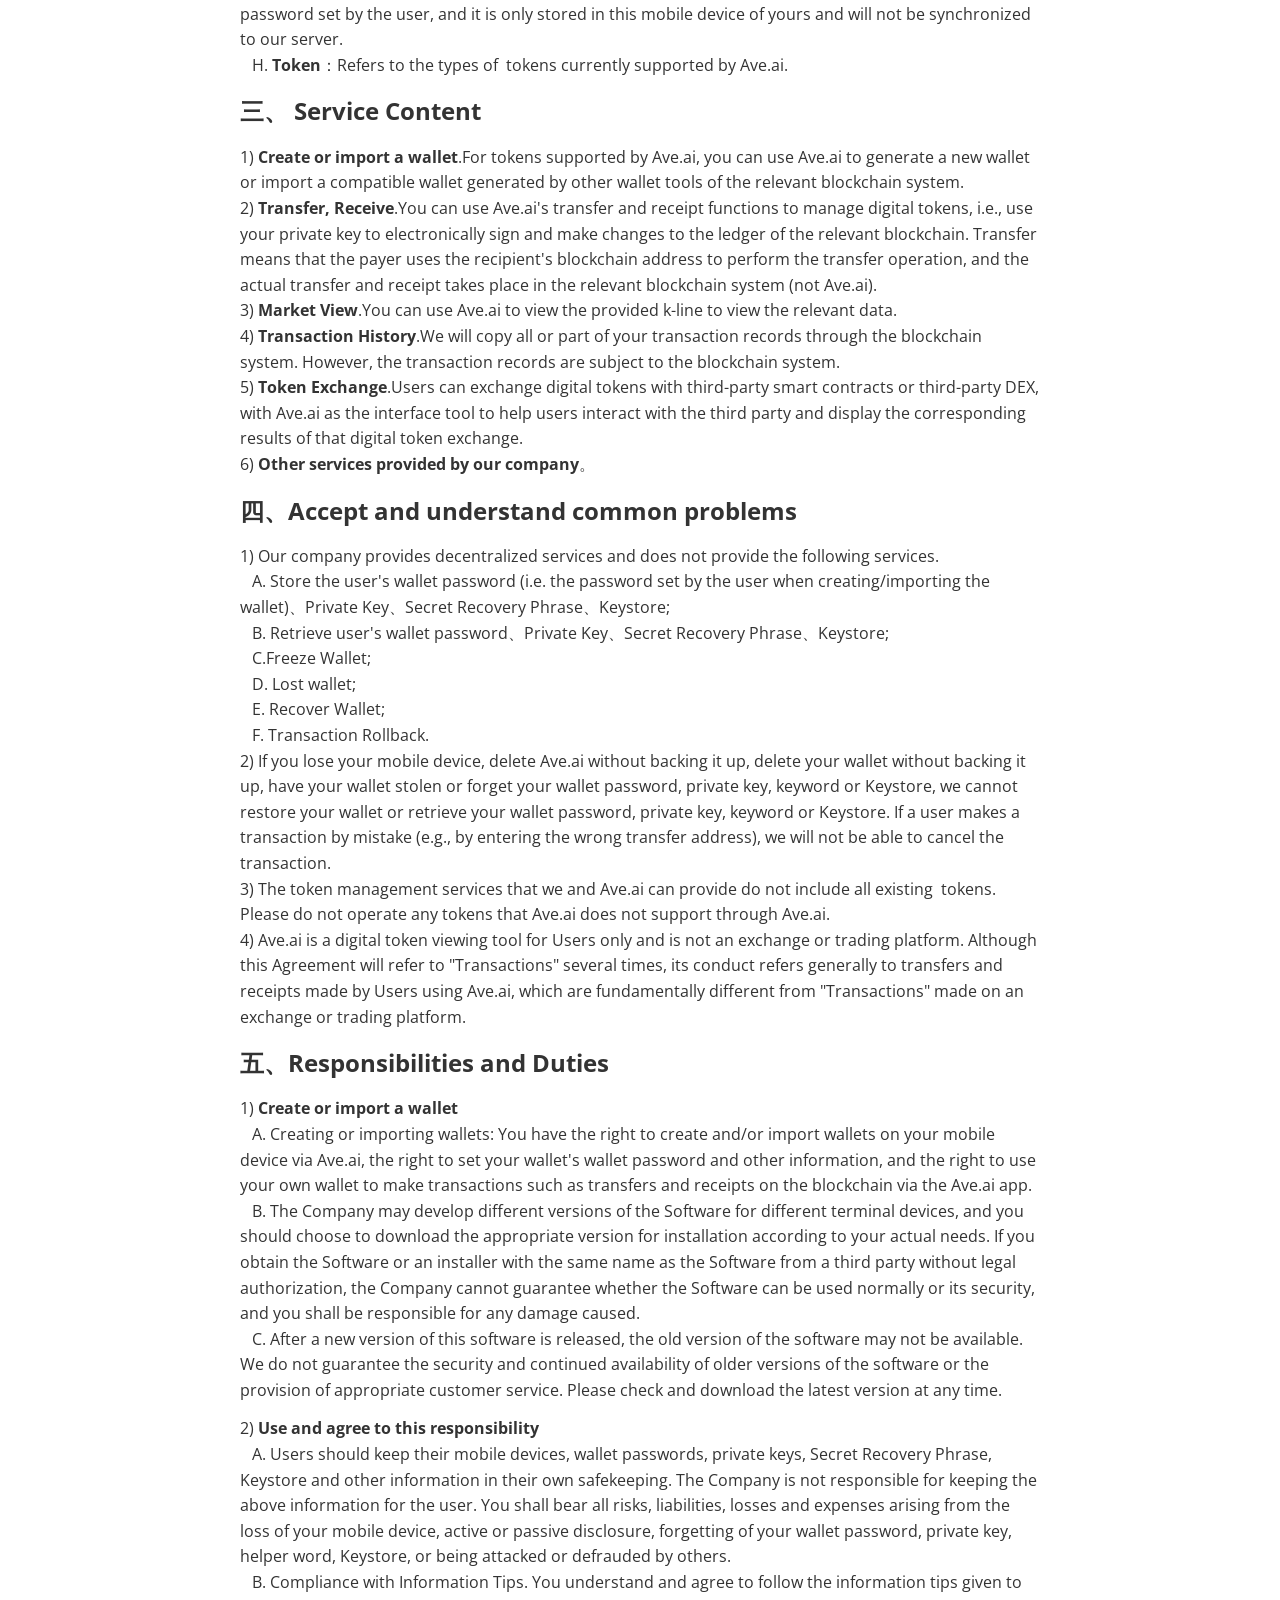
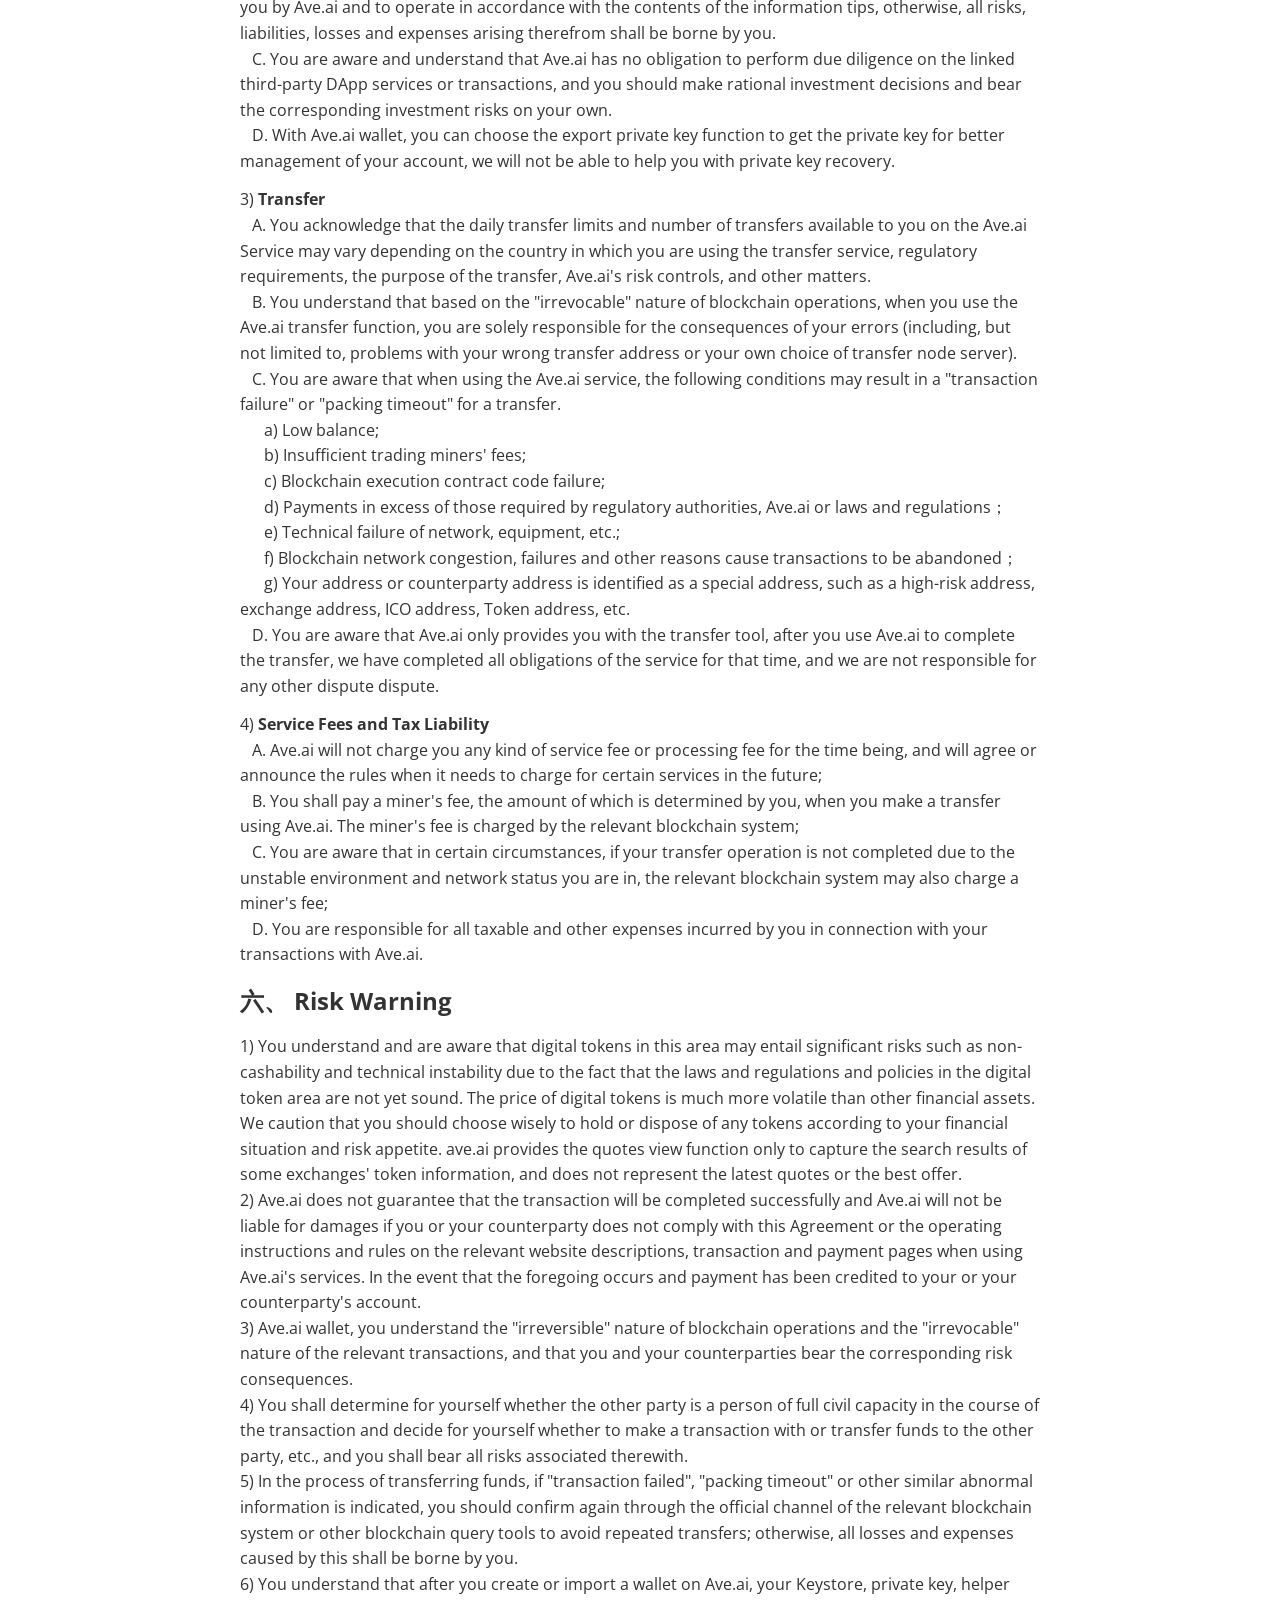
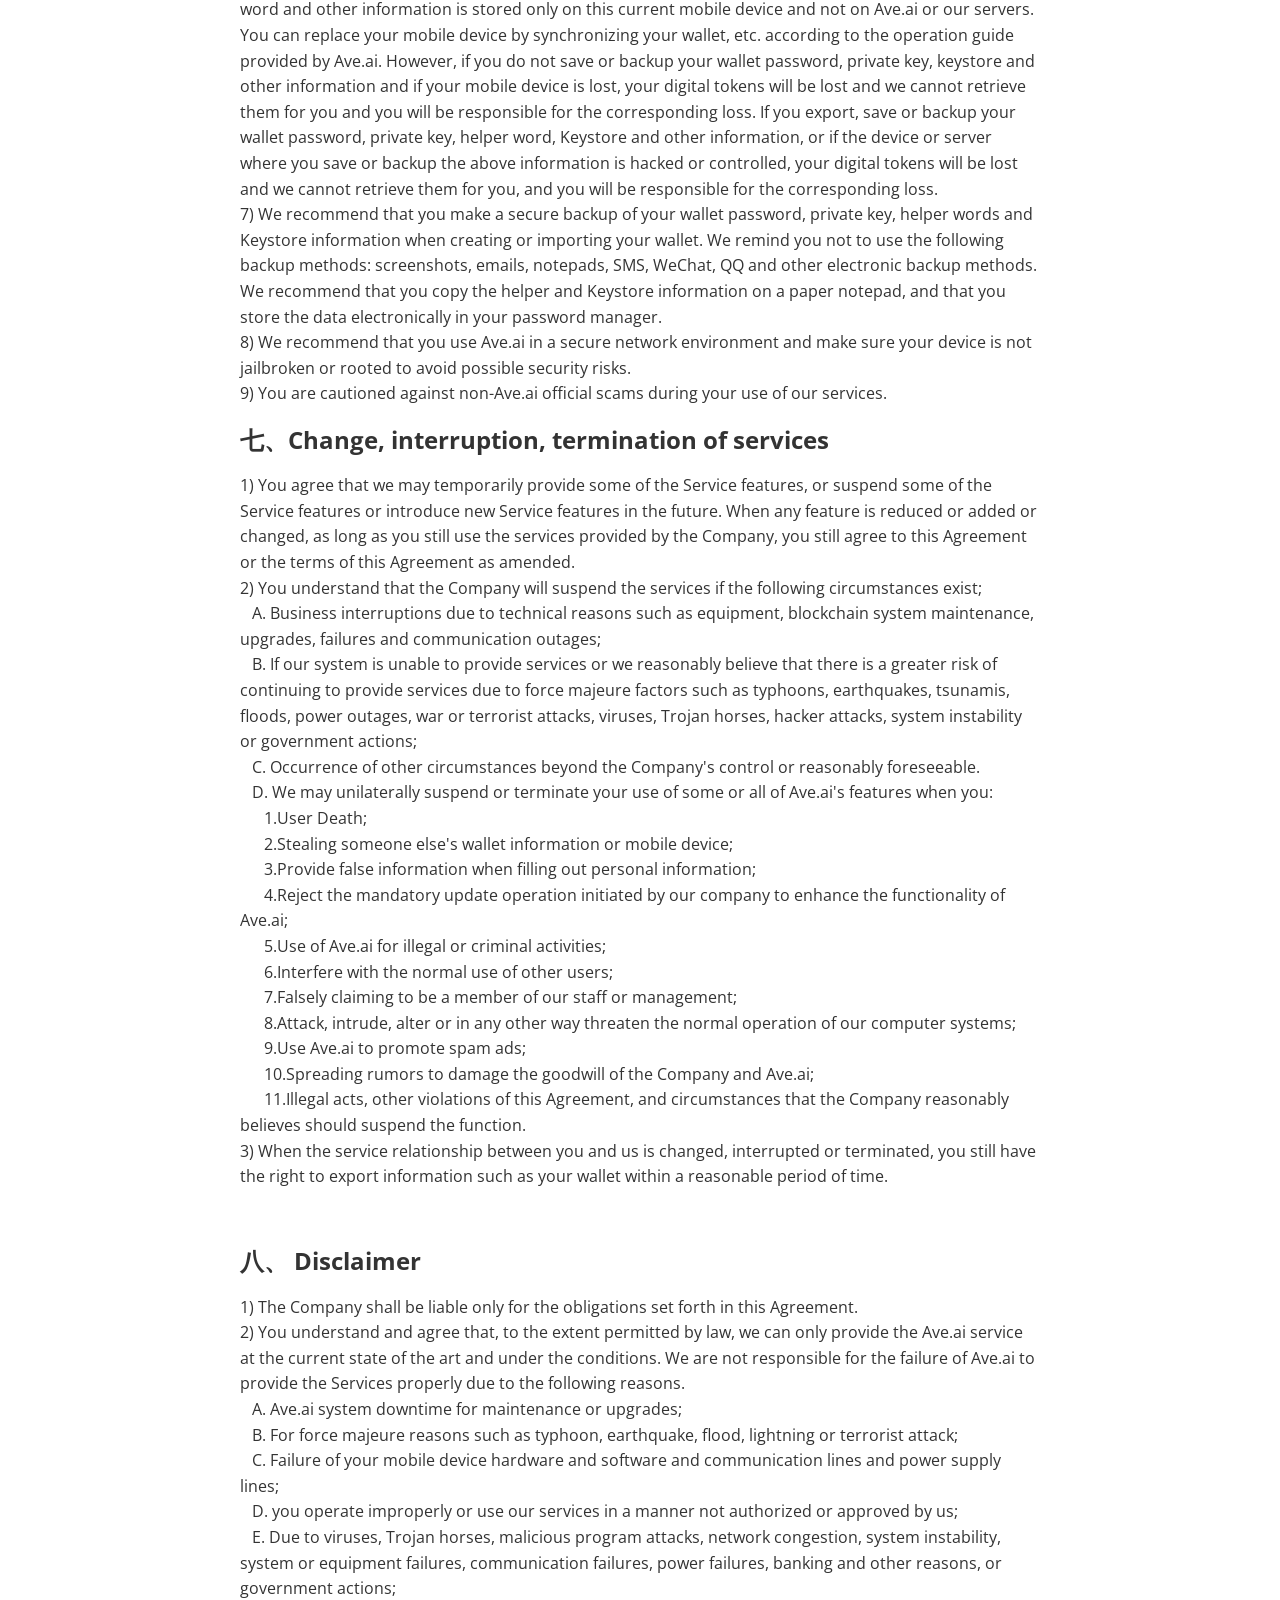
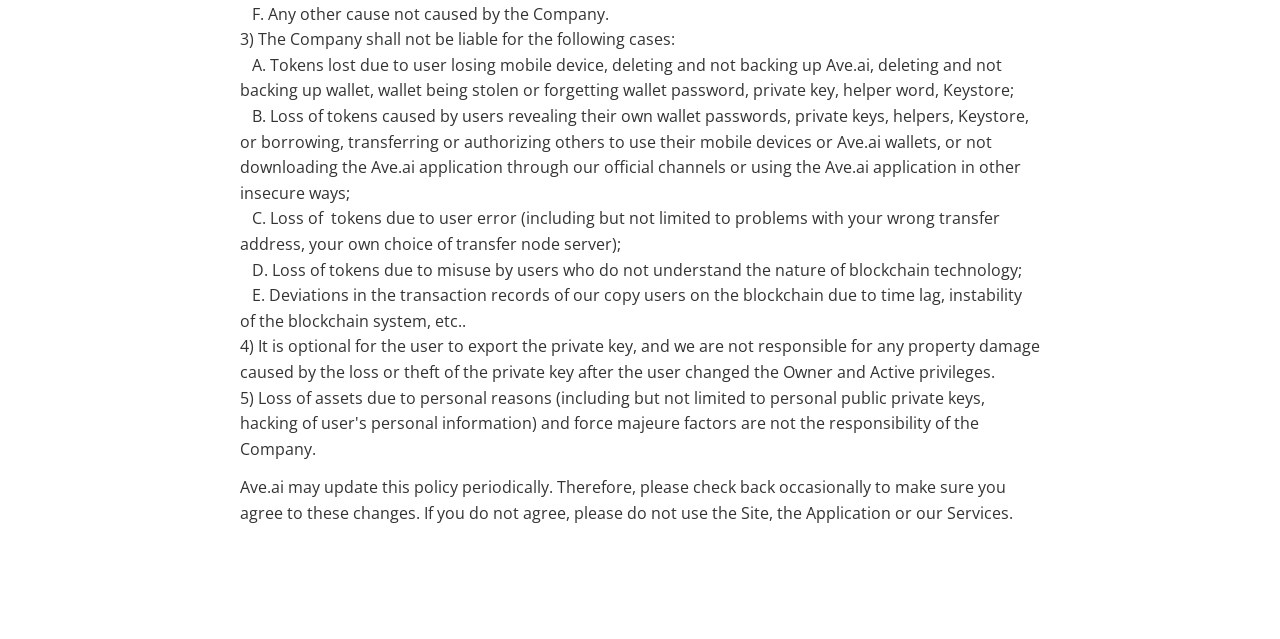
<file: terms-of-service.html>
<!doctype html>
<html>
<head>
<meta charset='UTF-8'><meta name='viewport' content='width=device-width initial-scale=1'>
<title>Ave.ai Terms of Service</title><link href='https://fonts.loli.net/css?family=Open+Sans:400italic,700italic,700,400&subset=latin,latin-ext' rel='stylesheet' type='text/css' /><style type='text/css'>html {overflow-x: initial !important;}:root { --bg-color: #ffffff; --text-color: #333333; --select-text-bg-color: #B5D6FC; --select-text-font-color: auto; --monospace: "Lucida Console",Consolas,"Courier",monospace; --title-bar-height: 20px; }
.mac-os-11 { --title-bar-height: 28px; }
html { font-size: 14px; background-color: var(--bg-color); color: var(--text-color); font-family: "Helvetica Neue", Helvetica, Arial, sans-serif; -webkit-font-smoothing: antialiased; }
body { margin: 0px; padding: 0px; height: auto; bottom: 0px; top: 0px; left: 0px; right: 0px; font-size: 1rem; line-height: 1.42857143; overflow-x: hidden; background-image: inherit; background-size: inherit; background-attachment: inherit; background-origin: inherit; background-clip: inherit; background-color: inherit; tab-size: 4; background-position: inherit inherit; background-repeat: inherit inherit; }
iframe { margin: auto; }
a.url { word-break: break-all; }
a:active, a:hover { outline: 0px; }
.in-text-selection, ::selection { text-shadow: none; background: var(--select-text-bg-color); color: var(--select-text-font-color); }
#write { margin: 0px auto; height: auto; width: inherit; word-break: normal; word-wrap: break-word; position: relative; white-space: normal; overflow-x: visible; padding-top: 36px; }
#write.first-line-indent p { text-indent: 2em; }
#write.first-line-indent li p, #write.first-line-indent p * { text-indent: 0px; }
#write.first-line-indent li { margin-left: 2em; }
.for-image #write { padding-left: 8px; padding-right: 8px; }
body.typora-export { padding-left: 30px; padding-right: 30px; }
.typora-export .footnote-line, .typora-export li, .typora-export p { white-space: pre-wrap; }
.typora-export .task-list-item input { pointer-events: none; }
@media screen and (max-width: 500px) { 
  body.typora-export { padding-left: 0px; padding-right: 0px; }
  #write { padding-left: 20px; padding-right: 20px; }
  .CodeMirror-sizer { margin-left: 0px !important; }
  .CodeMirror-gutters { display: none !important; }
}
#write li > figure:last-child { margin-bottom: 0.5rem; }
#write ol, #write ul { position: relative; }
img { max-width: 100%; vertical-align: middle; image-orientation: from-image; }
button, input, select, textarea { color: inherit; font-family: inherit; font-size: inherit; font-style: inherit; font-variant-caps: inherit; font-weight: inherit; font-stretch: inherit; line-height: inherit; }
input[type="checkbox"], input[type="radio"] { line-height: normal; padding: 0px; }
*, ::after, ::before { box-sizing: border-box; }
#write h1, #write h2, #write h3, #write h4, #write h5, #write h6, #write p, #write pre { width: inherit; }
#write h1, #write h2, #write h3, #write h4, #write h5, #write h6, #write p { position: relative; }
p { line-height: inherit; }
h1, h2, h3, h4, h5, h6 { break-after: avoid-page; break-inside: avoid; orphans: 4; }
p { orphans: 4; }
h1 { font-size: 2rem; }
h2 { font-size: 1.8rem; }
h3 { font-size: 1.6rem; }
h4 { font-size: 1.4rem; }
h5 { font-size: 1.2rem; }
h6 { font-size: 1rem; }
.md-math-block, .md-rawblock, h1, h2, h3, h4, h5, h6, p { margin-top: 1rem; margin-bottom: 1rem; }
.hidden { display: none; }
.md-blockmeta { color: rgb(204, 204, 204); font-weight: 700; font-style: italic; }
a { cursor: pointer; }
sup.md-footnote { padding: 2px 4px; background-color: rgba(238, 238, 238, 0.7); color: rgb(85, 85, 85); border-top-left-radius: 4px; border-top-right-radius: 4px; border-bottom-right-radius: 4px; border-bottom-left-radius: 4px; cursor: pointer; }
sup.md-footnote a, sup.md-footnote a:hover { color: inherit; text-transform: inherit; text-decoration: inherit; }
#write input[type="checkbox"] { cursor: pointer; width: inherit; height: inherit; }
figure { overflow-x: auto; margin: 1.2em 0px; max-width: calc(100% + 16px); padding: 0px; }
figure > table { margin: 0px; }
tr { break-inside: avoid; break-after: auto; }
thead { display: table-header-group; }
table { border-collapse: collapse; border-spacing: 0px; width: 100%; overflow: auto; break-inside: auto; text-align: left; }
table.md-table td { min-width: 32px; }
.CodeMirror-gutters { border-right-width: 0px; background-color: inherit; }
.CodeMirror-linenumber { }
.CodeMirror { text-align: left; }
.CodeMirror-placeholder { opacity: 0.3; }
.CodeMirror pre { padding: 0px 4px; }
.CodeMirror-lines { padding: 0px; }
div.hr:focus { cursor: none; }
#write pre { white-space: pre-wrap; }
#write.fences-no-line-wrapping pre { white-space: pre; }
#write pre.ty-contain-cm { white-space: normal; }
.CodeMirror-gutters { margin-right: 4px; }
.md-fences { font-size: 0.9rem; display: block; break-inside: avoid; text-align: left; overflow: visible; white-space: pre; background-image: inherit; background-size: inherit; background-attachment: inherit; background-origin: inherit; background-clip: inherit; background-color: inherit; position: relative !important; background-position: inherit inherit; background-repeat: inherit inherit; }
.md-diagram-panel { width: 100%; margin-top: 10px; text-align: center; padding-top: 0px; padding-bottom: 8px; overflow-x: auto; }
#write .md-fences.mock-cm { white-space: pre-wrap; }
.md-fences.md-fences-with-lineno { padding-left: 0px; }
#write.fences-no-line-wrapping .md-fences.mock-cm { white-space: pre; overflow-x: auto; }
.md-fences.mock-cm.md-fences-with-lineno { padding-left: 8px; }
.CodeMirror-line, twitterwidget { break-inside: avoid; }
.footnotes { opacity: 0.8; font-size: 0.9rem; margin-top: 1em; margin-bottom: 1em; }
.footnotes + .footnotes { margin-top: 0px; }
.md-reset { margin: 0px; padding: 0px; border: 0px; outline: 0px; vertical-align: top; text-decoration: none; text-shadow: none; float: none; position: static; width: auto; height: auto; white-space: nowrap; cursor: inherit; line-height: normal; font-weight: 400; text-align: left; box-sizing: content-box; direction: ltr; background-position: 0px 0px; background-repeat: initial initial; }
li div { padding-top: 0px; }
blockquote { margin: 1rem 0px; }
li .mathjax-block, li p { margin: 0.5rem 0px; }
li blockquote { margin: 1rem 0px; }
li { margin: 0px; position: relative; }
blockquote > :last-child { margin-bottom: 0px; }
blockquote > :first-child, li > :first-child { margin-top: 0px; }
.footnotes-area { color: rgb(136, 136, 136); margin-top: 0.714rem; padding-bottom: 0.143rem; white-space: normal; }
#write .footnote-line { white-space: pre-wrap; }
@media print { 
  body, html { border: 1px solid transparent; height: 99%; break-after: avoid; break-before: avoid; font-variant-ligatures: no-common-ligatures; }
  #write { margin-top: 0px; padding-top: 0px; border-color: transparent !important; }
  .typora-export * { -webkit-print-color-adjust: exact; }
  .typora-export #write { break-after: avoid; }
  .typora-export #write::after { height: 0px; }
  .is-mac table { break-inside: avoid; }
}
.footnote-line { margin-top: 0.714em; font-size: 0.7em; }
a img, img a { cursor: pointer; }
pre.md-meta-block { font-size: 0.8rem; min-height: 0.8rem; white-space: pre-wrap; background-color: rgb(204, 204, 204); display: block; overflow-x: hidden; background-position: initial initial; background-repeat: initial initial; }
p > .md-image:only-child:not(.md-img-error) img, p > img:only-child { display: block; margin: auto; }
#write.first-line-indent p > .md-image:only-child:not(.md-img-error) img { left: -2em; position: relative; }
p > .md-image:only-child { display: inline-block; width: 100%; }
#write .MathJax_Display { margin: 0.8em 0px 0px; }
.md-math-block { width: 100%; }
.md-math-block:not(:empty)::after { display: none; }
.MathJax_ref { fill: currentcolor; }
[contenteditable="true"]:active, [contenteditable="true"]:focus, [contenteditable="false"]:active, [contenteditable="false"]:focus { outline: 0px; box-shadow: none; }
.md-task-list-item { position: relative; list-style-type: none; }
.task-list-item.md-task-list-item { padding-left: 0px; }
.md-task-list-item > input { position: absolute; top: 0px; left: 0px; margin-left: -1.2em; margin-top: calc(1em - 10px); border: none; }
.math { font-size: 1rem; }
.md-toc { min-height: 3.58rem; position: relative; font-size: 0.9rem; border-top-left-radius: 10px; border-top-right-radius: 10px; border-bottom-right-radius: 10px; border-bottom-left-radius: 10px; }
.md-toc-content { position: relative; margin-left: 0px; }
.md-toc-content::after, .md-toc::after { display: none; }
.md-toc-item { display: block; color: rgb(65, 131, 196); }
.md-toc-item a { text-decoration: none; }
.md-toc-inner:hover { text-decoration: underline; }
.md-toc-inner { display: inline-block; cursor: pointer; }
.md-toc-h1 .md-toc-inner { margin-left: 0px; font-weight: 700; }
.md-toc-h2 .md-toc-inner { margin-left: 2em; }
.md-toc-h3 .md-toc-inner { margin-left: 4em; }
.md-toc-h4 .md-toc-inner { margin-left: 6em; }
.md-toc-h5 .md-toc-inner { margin-left: 8em; }
.md-toc-h6 .md-toc-inner { margin-left: 10em; }
@media screen and (max-width: 48em) { 
  .md-toc-h3 .md-toc-inner { margin-left: 3.5em; }
  .md-toc-h4 .md-toc-inner { margin-left: 5em; }
  .md-toc-h5 .md-toc-inner { margin-left: 6.5em; }
  .md-toc-h6 .md-toc-inner { margin-left: 8em; }
}
a.md-toc-inner { font-size: inherit; font-style: inherit; font-weight: inherit; line-height: inherit; }
.footnote-line a:not(.reversefootnote) { color: inherit; }
.md-attr { display: none; }
.md-fn-count::after { content: "."; }
code, pre, samp, tt { font-family: var(--monospace); }
kbd { margin: 0px 0.1em; padding: 0.1em 0.6em; font-size: 0.8em; color: rgb(36, 39, 41); background-color: rgb(255, 255, 255); border: 1px solid rgb(173, 179, 185); border-top-left-radius: 3px; border-top-right-radius: 3px; border-bottom-right-radius: 3px; border-bottom-left-radius: 3px; box-shadow: rgba(12, 13, 14, 0.2) 0px 1px 0px, rgb(255, 255, 255) 0px 0px 0px 2px inset; white-space: nowrap; vertical-align: middle; background-position: initial initial; background-repeat: initial initial; }
.md-comment { color: rgb(162, 127, 3); opacity: 0.8; font-family: var(--monospace); }
code { text-align: left; }
a.md-print-anchor { white-space: pre !important; border: none !important; display: inline-block !important; position: absolute !important; width: 1px !important; right: 0px !important; outline: 0px !important; text-shadow: initial !important; background-position: 0px 0px !important; background-repeat: initial initial !important; }
.md-inline-math .MathJax_SVG .noError { display: none !important; }
.html-for-mac .inline-math-svg .MathJax_SVG { vertical-align: 0.2px; }
.md-math-block .MathJax_SVG_Display { text-align: center; margin: 0px; position: relative; text-indent: 0px; max-width: none; max-height: none; min-height: 0px; min-width: 100%; width: auto; overflow-y: hidden; display: block !important; }
.MathJax_SVG_Display, .md-inline-math .MathJax_SVG_Display { width: auto; margin: inherit; display: inline-block !important; }
.MathJax_SVG .MJX-monospace { font-family: var(--monospace); }
.MathJax_SVG .MJX-sans-serif { font-family: sans-serif; }
.MathJax_SVG { display: inline; font-style: normal; font-weight: 400; line-height: normal; zoom: 90%; text-indent: 0px; text-align: left; text-transform: none; letter-spacing: normal; word-spacing: normal; word-wrap: normal; white-space: nowrap; float: none; direction: ltr; max-width: none; max-height: none; min-width: 0px; min-height: 0px; border: 0px; padding: 0px; margin: 0px; }
.MathJax_SVG * { transition: none; }
.MathJax_SVG_Display svg { vertical-align: middle !important; margin-bottom: 0px !important; margin-top: 0px !important; }
.os-windows.monocolor-emoji .md-emoji { font-family: "Segoe UI Symbol", sans-serif; }
.md-diagram-panel > svg { max-width: 100%; }
[lang="flow"] svg, [lang="mermaid"] svg { max-width: 100%; height: auto; }
[lang="mermaid"] .node text { font-size: 1rem; }
table tr th { border-bottom-width: 0px; }
video { max-width: 100%; display: block; margin: 0px auto; }
iframe { max-width: 100%; width: 100%; border: none; }
.highlight td, .highlight tr { border: 0px; }
mark { background-color: rgb(255, 255, 0); color: rgb(0, 0, 0); background-position: initial initial; background-repeat: initial initial; }
.md-html-inline .md-plain, .md-html-inline strong, mark .md-inline-math, mark strong { color: inherit; }
mark .md-meta { color: rgb(0, 0, 0); opacity: 0.3 !important; }
@media print { 
  .typora-export h1, .typora-export h2, .typora-export h3, .typora-export h4, .typora-export h5, .typora-export h6 { break-inside: avoid; }
}
.md-diagram-panel .messageText { stroke: none !important; }
.md-diagram-panel .start-state { fill: var(--node-fill); }
.md-diagram-panel .edgeLabel rect { opacity: 1 !important; }
.md-require-zoom-fix foreignObject { font-size: var(--mermaid-font-zoom); }


:root {
    --side-bar-bg-color: #fafafa;
    --control-text-color: #777;
}

@include-when-export url(https://fonts.loli.net/css?family=Open+Sans:400italic,700italic,700,400&subset=latin,latin-ext);

/* open-sans-regular - latin-ext_latin */
  /* open-sans-italic - latin-ext_latin */
    /* open-sans-700 - latin-ext_latin */
    /* open-sans-700italic - latin-ext_latin */
  html {
    font-size: 16px;
}

body {
    font-family: "Open Sans","Clear Sans", "Helvetica Neue", Helvetica, Arial, sans-serif;
    color: rgb(51, 51, 51);
    line-height: 1.6;
}

#write {
    max-width: 860px;
  	margin: 0 auto;
  	padding: 30px;
    padding-bottom: 100px;
}

@media only screen and (min-width: 1400px) {
	#write {
		max-width: 1024px;
	}
}

@media only screen and (min-width: 1800px) {
	#write {
		max-width: 1200px;
	}
}

#write > ul:first-child,
#write > ol:first-child{
    margin-top: 30px;
}

a {
    color: #4183C4;
}
h1,
h2,
h3,
h4,
h5,
h6 {
    position: relative;
    margin-top: 1rem;
    margin-bottom: 1rem;
    font-weight: bold;
    line-height: 1.4;
    cursor: text;
}
h1:hover a.anchor,
h2:hover a.anchor,
h3:hover a.anchor,
h4:hover a.anchor,
h5:hover a.anchor,
h6:hover a.anchor {
    text-decoration: none;
}
h1 tt,
h1 code {
    font-size: inherit;
}
h2 tt,
h2 code {
    font-size: inherit;
}
h3 tt,
h3 code {
    font-size: inherit;
}
h4 tt,
h4 code {
    font-size: inherit;
}
h5 tt,
h5 code {
    font-size: inherit;
}
h6 tt,
h6 code {
    font-size: inherit;
}
h1 {
    font-size: 2.25em;
    line-height: 1.2;
    border-bottom: 1px solid #eee;
}
h2 {
    font-size: 1.75em;
    line-height: 1.225;
    border-bottom: 1px solid #eee;
}

/*@media print {
    .typora-export h1,
    .typora-export h2 {
        border-bottom: none;
        padding-bottom: initial;
    }

    .typora-export h1::after,
    .typora-export h2::after {
        content: "";
        display: block;
        height: 100px;
        margin-top: -96px;
        border-top: 1px solid #eee;
    }
}*/

h3 {
    font-size: 1.5em;
    line-height: 1.43;
}
h4 {
    font-size: 1.25em;
}
h5 {
    font-size: 1em;
}
h6 {
   font-size: 1em;
    color: #777;
}
p,
blockquote,
ul,
ol,
dl,
table{
    margin: 0.8em 0;
}
li>ol,
li>ul {
    margin: 0 0;
}
hr {
    height: 2px;
    padding: 0;
    margin: 16px 0;
    background-color: #e7e7e7;
    border: 0 none;
    overflow: hidden;
    box-sizing: content-box;
}

li p.first {
    display: inline-block;
}
ul,
ol {
    padding-left: 30px;
}
ul:first-child,
ol:first-child {
    margin-top: 0;
}
ul:last-child,
ol:last-child {
    margin-bottom: 0;
}
blockquote {
    border-left: 4px solid #dfe2e5;
    padding: 0 15px;
    color: #777777;
}
blockquote blockquote {
    padding-right: 0;
}
table {
    padding: 0;
    word-break: initial;
}
table tr {
    border-top: 1px solid #dfe2e5;
    margin: 0;
    padding: 0;
}
table tr:nth-child(2n),
thead {
    background-color: #f8f8f8;
}
table th {
    font-weight: bold;
    border: 1px solid #dfe2e5;
    border-bottom: 0;
    margin: 0;
    padding: 6px 13px;
}
table td {
    border: 1px solid #dfe2e5;
    margin: 0;
    padding: 6px 13px;
}
table th:first-child,
table td:first-child {
    margin-top: 0;
}
table th:last-child,
table td:last-child {
    margin-bottom: 0;
}

.CodeMirror-lines {
    padding-left: 4px;
}

.code-tooltip {
    box-shadow: 0 1px 1px 0 rgba(0,28,36,.3);
    border-top: 1px solid #eef2f2;
}

.md-fences,
code,
tt {
    border: 1px solid #e7eaed;
    background-color: #f8f8f8;
    border-radius: 3px;
    padding: 0;
    padding: 2px 4px 0px 4px;
    font-size: 0.9em;
}

code {
    background-color: #f3f4f4;
    padding: 0 2px 0 2px;
}

.md-fences {
    margin-bottom: 15px;
    margin-top: 15px;
    padding-top: 8px;
    padding-bottom: 6px;
}


.md-task-list-item > input {
  margin-left: -1.3em;
}

@media print {
    html {
        font-size: 13px;
    }
    table,
    pre {
        page-break-inside: avoid;
    }
    pre {
        word-wrap: break-word;
    }
}

.md-fences {
	background-color: #f8f8f8;
}
#write pre.md-meta-block {
	padding: 1rem;
    font-size: 85%;
    line-height: 1.45;
    background-color: #f7f7f7;
    border: 0;
    border-radius: 3px;
    color: #777777;
    margin-top: 0 !important;
}

.mathjax-block>.code-tooltip {
	bottom: .375rem;
}

.md-mathjax-midline {
    background: #fafafa;
}

#write>h3.md-focus:before{
	left: -1.5625rem;
	top: .375rem;
}
#write>h4.md-focus:before{
	left: -1.5625rem;
	top: .285714286rem;
}
#write>h5.md-focus:before{
	left: -1.5625rem;
	top: .285714286rem;
}
#write>h6.md-focus:before{
	left: -1.5625rem;
	top: .285714286rem;
}
.md-image>.md-meta {
    /*border: 1px solid #ddd;*/
    border-radius: 3px;
    padding: 2px 0px 0px 4px;
    font-size: 0.9em;
    color: inherit;
}

.md-tag {
    color: #a7a7a7;
    opacity: 1;
}

.md-toc { 
    margin-top:20px;
    padding-bottom:20px;
}

.sidebar-tabs {
    border-bottom: none;
}

#typora-quick-open {
    border: 1px solid #ddd;
    background-color: #f8f8f8;
}

#typora-quick-open-item {
    background-color: #FAFAFA;
    border-color: #FEFEFE #e5e5e5 #e5e5e5 #eee;
    border-style: solid;
    border-width: 1px;
}

/** focus mode */
.on-focus-mode blockquote {
    border-left-color: rgba(85, 85, 85, 0.12);
}

header, .context-menu, .megamenu-content, footer{
    font-family: "Segoe UI", "Arial", sans-serif;
}

.file-node-content:hover .file-node-icon,
.file-node-content:hover .file-node-open-state{
    visibility: visible;
}

.mac-seamless-mode #typora-sidebar {
    background-color: #fafafa;
    background-color: var(--side-bar-bg-color);
}

.md-lang {
    color: #b4654d;
}

.html-for-mac .context-menu {
    --item-hover-bg-color: #E6F0FE;
}

#md-notification .btn {
    border: 0;
}

.dropdown-menu .divider {
    border-color: #e5e5e5;
}

.ty-preferences .window-content {
    background-color: #fafafa;
}

.ty-preferences .nav-group-item.active {
    color: white;
    background: #999;
}

 :root {--mermaid-font-zoom:1em ;} 
</style>
</head>
<body class='typora-export'>
<div id='write'  class=''><h1><a name="aveai-terms-of-service" class="md-header-anchor"></a><span>Ave.ai Terms of Service</span></h1><p><span>Thank you for using Ave.ai. The Ave.ai Service Agreement (&quot;Agreement&quot;) is a legal agreement between the user of our products and services (&quot;User&quot; or &quot;You&quot;) and us (&quot;We&quot;), and this Agreement has the legal effect of a contract between You and Us. </span></p><p><span>In particular, please read the Ave.ai Service Agreement and the related agreements referred to herein carefully. Agreement and the related agreements mentioned later, especially the &quot;Disclaimer and Limitation of Liability&quot; provisions of this Agreement, which will be bolded, to ensure that you fully understand the terms of this Agreement and consider the risks independently.</span></p><p><span>You acknowledge that your wallet password, private key, mnemonic, and Keystore on Ave.ai are not stored or synchronized with our servers. We do not provide services to retrieve your wallet password, private key, keystroke, or Keystore. </span></p><p><span>If you disagree with any of the terms of this Agreement, you should voluntarily stop using and delete Ave.ai.</span></p><p>&nbsp;</p><h3><a name="一terms-of-service" class="md-header-anchor"></a><span>一、Terms of Service</span></h3><ol start='' ><li><p><span>Consent</span>
<span>By accessing the Site, downloading the App, or otherwise using the Service, you signify your agreement to be bound by these Terms of Service. If you do not agree to these Terms of Service, you must not use the Service and, if you have downloaded the App, uninstall it.</span></p></li><li><p><span>Privacy Policy</span>
<span>Our privacy policy is part of and governed by these Terms of Service. By agreeing to these Terms of Service, you agree to be bound by the terms of the Privacy Policy and agree that we may use the information collected from you in accordance with its terms.</span></p></li><li><p><span>Notice Regarding Dispute Resolution.</span>
<span>These Terms of Service contain provisions regarding the resolution of claims between you and us, including an agreement and obligation to arbitrate disputes, which, with limited exceptions, will require you to submit your claims against us to binding arbitration, unless you opt out of arbitration as described below.</span></p></li><li><p><span>Affirmatively, when you use the Service, you represent that: your use of the Service is based on the following</span></p><ul><li><span>Your use of the Service does not violate any applicable law or regulation.</span></li><li><span>You are 18 years of age or older.</span></li><li><span>You are of sufficient legal age or otherwise have the legal capacity to legally sign these Terms of Service.</span></li></ul></li></ol><h3><a name="二use-related" class="md-header-anchor"></a><span>二、Use Related</span></h3><p><span>   A. </span><strong><span>Create or Import Wallet</span></strong><span>：means the process by which you use Ave.ai, confirm your performance of this Agreement and create or import a wallet.</span>
<span>   B. </span><strong><span>Wallet Password</span></strong><span>：This refers to the password that you are prompted to fill in during the creation of your Ave.ai wallet by the software operator interface, which is used to encrypt and protect the private key. As a decentralized application, the wallet password is not stored on this mobile device or on our servers, and in case of loss you will need to reset a new password with the help of a plaintext private key or a helper word.</span>
<span>   C. </span><strong><span>Specific users</span></strong><span>：Users who are required by Singapore laws, regulations and policies to cooperate with us in fulfilling our personal information disclosure obligations.</span>
<span>   D. </span><strong><span>Private Key</span></strong><span>：Consisting of 256-bit random characters, it is the core of the digital token that the user owns and uses.</span>
<span>   E. </span><strong><span>Public Key</span></strong><span>：The private key is generated by one-way derivation with the help of cryptographic principles and is used to generate the blockchain digital wallet address, which is the public receiving address.</span>
<span>   F. </span><strong><span>Secret Recovery Phrase</span></strong><span>：It conforms to the blockchain BIP39 industry standard and consists of 12 (or 15/18/21/24) ordered words generated by a random algorithm. It is an easy-to-record representation of the private key, which is convenient for users to backup and keep.</span>
<span>   G. </span><strong><span>Keystore</span></strong><span>: It is a private key or helper word encrypted and saved in the form of a file with a wallet password set by the user, and it is only stored in this mobile device of yours and will not be synchronized to our server.</span>
<span>   H. </span><strong><span>Token</span></strong><span>：Refers to the types of  tokens currently supported by Ave.ai. </span></p><h3><a name="三-service-content" class="md-header-anchor"></a><span>三、 Service Content</span></h3><p><span>1) </span><strong><span>Create or import a wallet</span></strong><span>.For tokens supported by Ave.ai, you can use Ave.ai to generate a new wallet or import a compatible wallet generated by other wallet tools of the relevant blockchain system.</span>
<span>2) </span><strong><span>Transfer, Receive</span></strong><span>.You can use Ave.ai&#39;s transfer and receipt functions to manage digital tokens, i.e., use your private key to electronically sign and make changes to the ledger of the relevant blockchain. Transfer means that the payer uses the recipient&#39;s blockchain address to perform the transfer operation, and the actual transfer and receipt takes place in the relevant blockchain system (not Ave.ai).</span>
<span>3) </span><strong><span>Market View</span></strong><span>.You can use Ave.ai to view the provided k-line to view the relevant data.</span>
<span>4) </span><strong><span>Transaction History</span></strong><span>.We will copy all or part of your transaction records through the blockchain system. However, the transaction records are subject to the blockchain system.</span>
<span>5) </span><strong><span>Token Exchange</span></strong><span>.Users can exchange digital tokens with third-party smart contracts or third-party DEX, with Ave.ai as the interface tool to help users interact with the third party and display the corresponding results of that digital token exchange.</span>
<span>6) </span><strong><span>Other services provided by our company</span></strong><span>。</span></p><h3><a name="四accept-and-understand-common-problems" class="md-header-anchor"></a><span>四、Accept and understand common problems</span></h3><p><span>1) Our company provides decentralized services and does not provide the following services.</span>
<span>   A. Store the user&#39;s wallet password (i.e. the password set by the user when creating/importing the wallet)、Private Key、Secret Recovery Phrase、Keystore;</span>
<span>   B. Retrieve user&#39;s wallet password、Private Key、Secret Recovery Phrase、Keystore;</span>
<span>   C.Freeze Wallet;</span>
<span>   D. Lost wallet;</span>
<span>   E. Recover Wallet;</span>
<span>   F. Transaction Rollback.</span>
<span>2) If you lose your mobile device, delete Ave.ai without backing it up, delete your wallet without backing it up, have your wallet stolen or forget your wallet password, private key, keyword or Keystore, we cannot restore your wallet or retrieve your wallet password, private key, keyword or Keystore. If a user makes a transaction by mistake (e.g., by entering the wrong transfer address), we will not be able to cancel the transaction.</span>
<span>3) The token management services that we and Ave.ai can provide do not include all existing  tokens. Please do not operate any tokens that Ave.ai does not support through Ave.ai.</span>
<span>4) Ave.ai is a digital token viewing tool for Users only and is not an exchange or trading platform. Although this Agreement will refer to &quot;Transactions&quot; several times, its conduct refers generally to transfers and receipts made by Users using Ave.ai, which are fundamentally different from &quot;Transactions&quot; made on an exchange or trading platform.</span></p><h3><a name="五responsibilities-and-duties" class="md-header-anchor"></a><span>五、Responsibilities and Duties</span></h3><p><span>1) </span><strong><span>Create or import a wallet</span></strong>
<span>   A. Creating or importing wallets: You have the right to create and/or import wallets on your mobile device via Ave.ai, the right to set your wallet&#39;s wallet password and other information, and the right to use your own wallet to make transactions such as transfers and receipts on the blockchain via the Ave.ai app.</span>
<span>   B. The Company may develop different versions of the Software for different terminal devices, and you should choose to download the appropriate version for installation according to your actual needs. If you obtain the Software or an installer with the same name as the Software from a third party without legal authorization, the Company cannot guarantee whether the Software can be used normally or its security, and you shall be responsible for any damage caused.</span>
<span>   C. After a new version of this software is released, the old version of the software may not be available. We do not guarantee the security and continued availability of older versions of the software or the provision of appropriate customer service. Please check and download the latest version at any time.</span></p><p><span>2) </span><strong><span>Use and agree to this responsibility</span></strong>
<span>   A. Users should keep their mobile devices, wallet passwords, private keys, Secret Recovery Phrase, Keystore and other information in their own safekeeping. The Company is not responsible for keeping the above information for the user. You shall bear all risks, liabilities, losses and expenses arising from the loss of your mobile device, active or passive disclosure, forgetting of your wallet password, private key, helper word, Keystore, or being attacked or defrauded by others.</span>
<span>   B. Compliance with Information Tips. You understand and agree to follow the information tips given to you by Ave.ai and to operate in accordance with the contents of the information tips, otherwise, all risks, liabilities, losses and expenses arising therefrom shall be borne by you.</span>
<span>   C. You are aware and understand that Ave.ai has no obligation to perform due diligence on the linked third-party DApp services or transactions, and you should make rational investment decisions and bear the corresponding investment risks on your own.</span>
<span>   D. With Ave.ai wallet, you can choose the export private key function to get the private key for better management of your account, we will not be able to help you with private key recovery.</span></p><p><span>3) </span><strong><span>Transfer</span></strong>
<span>   A. You acknowledge that the daily transfer limits and number of transfers available to you on the Ave.ai Service may vary depending on the country in which you are using the transfer service, regulatory requirements, the purpose of the transfer, Ave.ai&#39;s risk controls, and other matters.</span>
<span>   B. You understand that based on the &quot;irrevocable&quot; nature of blockchain operations, when you use the Ave.ai transfer function, you are solely responsible for the consequences of your errors (including, but not limited to, problems with your wrong transfer address or your own choice of transfer node server).</span>
<span>   C. You are aware that when using the Ave.ai service, the following conditions may result in a &quot;transaction failure&quot; or &quot;packing timeout&quot; for a transfer.</span>
<span>      a) Low balance;</span>
<span>      b) Insufficient trading miners&#39; fees;</span>
<span>      c) Blockchain execution contract code failure;</span>
<span>      d) Payments in excess of those required by regulatory authorities, Ave.ai or laws and regulations；</span>
<span>      e) Technical failure of network, equipment, etc.;</span>
<span>      f) Blockchain network congestion, failures and other reasons cause transactions to be abandoned；</span>
<span>      g) Your address or counterparty address is identified as a special address, such as a high-risk address, exchange address, ICO address, Token address, etc.</span>
<span>   D. You are aware that Ave.ai only provides you with the transfer tool, after you use Ave.ai to complete the transfer, we have completed all obligations of the service for that time, and we are not responsible for any other dispute dispute.</span></p><p><span>4) </span><strong><span>Service Fees and Tax Liability</span></strong>
<span>   A. Ave.ai will not charge you any kind of service fee or processing fee for the time being, and will agree or announce the rules when it needs to charge for certain services in the future;</span>
<span>   B. You shall pay a miner&#39;s fee, the amount of which is determined by you, when you make a transfer using Ave.ai. The miner&#39;s fee is charged by the relevant blockchain system;</span>
<span>   C. You are aware that in certain circumstances, if your transfer operation is not completed due to the unstable environment and network status you are in, the relevant blockchain system may also charge a miner&#39;s fee;</span>
<span>   D. You are responsible for all taxable and other expenses incurred by you in connection with your transactions with Ave.ai.</span></p><h3><a name="六-risk-warning" class="md-header-anchor"></a><span>六、 Risk Warning</span></h3><p><span>1) You understand and are aware that digital tokens in this area may entail significant risks such as non-cashability and technical instability due to the fact that the laws and regulations and policies in the digital token area are not yet sound. The price of digital tokens is much more volatile than other financial assets. We caution that you should choose wisely to hold or dispose of any tokens according to your financial situation and risk appetite. ave.ai provides the quotes view function only to capture the search results of some exchanges&#39; token information, and does not represent the latest quotes or the best offer.</span>
<span>2) Ave.ai does not guarantee that the transaction will be completed successfully and Ave.ai will not be liable for damages if you or your counterparty does not comply with this Agreement or the operating instructions and rules on the relevant website descriptions, transaction and payment pages when using Ave.ai&#39;s services. In the event that the foregoing occurs and payment has been credited to your or your counterparty&#39;s account.</span>
<span>3) Ave.ai wallet, you understand the &quot;irreversible&quot; nature of blockchain operations and the &quot;irrevocable&quot; nature of the relevant transactions, and that you and your counterparties bear the corresponding risk consequences.</span>
<span>4) You shall determine for yourself whether the other party is a person of full civil capacity in the course of the transaction and decide for yourself whether to make a transaction with or transfer funds to the other party, etc., and you shall bear all risks associated therewith.</span>
<span>5) In the process of transferring funds, if &quot;transaction failed&quot;, &quot;packing timeout&quot; or other similar abnormal information is indicated, you should confirm again through the official channel of the relevant blockchain system or other blockchain query tools to avoid repeated transfers; otherwise, all losses and expenses caused by this shall be borne by you.</span>
<span>6) You understand that after you create or import a wallet on Ave.ai, your Keystore, private key, helper word and other information is stored only on this current mobile device and not on Ave.ai or our servers. You can replace your mobile device by synchronizing your wallet, etc. according to the operation guide provided by Ave.ai. However, if you do not save or backup your wallet password, private key, keystore and other information and if your mobile device is lost, your digital tokens will be lost and we cannot retrieve them for you and you will be responsible for the corresponding loss. If you export, save or backup your wallet password, private key, helper word, Keystore and other information, or if the device or server where you save or backup the above information is hacked or controlled, your digital tokens will be lost and we cannot retrieve them for you, and you will be responsible for the corresponding loss.</span>
<span>7) We recommend that you make a secure backup of your wallet password, private key, helper words and Keystore information when creating or importing your wallet. We remind you not to use the following backup methods: screenshots, emails, notepads, SMS, WeChat, QQ and other electronic backup methods. We recommend that you copy the helper and Keystore information on a paper notepad, and that you store the data electronically in your password manager.</span>
<span>8) We recommend that you use Ave.ai in a secure network environment and make sure your device is not jailbroken or rooted to avoid possible security risks.</span>
<span>9) You are cautioned against non-Ave.ai official scams during your use of our services.</span></p><h3><a name="七change-interruption-termination-of-services" class="md-header-anchor"></a><span>七、Change, interruption, termination of services</span></h3><p><span>1) You agree that we may temporarily provide some of the Service features, or suspend some of the Service features or introduce new Service features in the future. When any feature is reduced or added or changed, as long as you still use the services provided by the Company, you still agree to this Agreement or the terms of this Agreement as amended.</span>
<span>2) You understand that the Company will suspend the services if the following circumstances exist;</span>
<span>   A. Business interruptions due to technical reasons such as equipment, blockchain system maintenance, upgrades, failures and communication outages;</span>
<span>   B. If our system is unable to provide services or we reasonably believe that there is a greater risk of continuing to provide services due to force majeure factors such as typhoons, earthquakes, tsunamis, floods, power outages, war or terrorist attacks, viruses, Trojan horses, hacker attacks, system instability or government actions;</span>
<span>   C. Occurrence of other circumstances beyond the Company&#39;s control or reasonably foreseeable.</span>
<span>   D. We may unilaterally suspend or terminate your use of some or all of Ave.ai&#39;s features when you:</span>
<span>      1.User Death;</span>
<span>      2.Stealing someone else&#39;s wallet information or mobile device;</span>
<span>      3.Provide false information when filling out personal information;</span>
<span>      4.Reject the mandatory update operation initiated by our company to enhance the functionality of Ave.ai;</span>
<span>      5.Use of Ave.ai for illegal or criminal activities;</span>
<span>      6.Interfere with the normal use of other users;</span>
<span>      7.Falsely claiming to be a member of our staff or management;</span>
<span>      8.Attack, intrude, alter or in any other way threaten the normal operation of our computer systems;</span>
<span>      9.Use Ave.ai to promote spam ads;</span>
<span>      10.Spreading rumors to damage the goodwill of the Company and Ave.ai;</span>
<span>      11.Illegal acts, other violations of this Agreement, and circumstances that the Company reasonably believes should suspend the function.</span>
<span>3) When the service relationship between you and us is changed, interrupted or terminated, you still have the right to export information such as your wallet within a reasonable period of time.</span></p><p>&nbsp;</p><h3><a name="八-disclaimer" class="md-header-anchor"></a><span>八、 Disclaimer</span></h3><p><span>1) The Company shall be liable only for the obligations set forth in this Agreement.</span>
<span>2) You understand and agree that, to the extent permitted by law, we can only provide the Ave.ai service at the current state of the art and under the conditions. We are not responsible for the failure of Ave.ai to provide the Services properly due to the following reasons.</span>
<span>   A. Ave.ai system downtime for maintenance or upgrades;</span>
<span>   B. For force majeure reasons such as typhoon, earthquake, flood, lightning or terrorist attack;</span>
<span>   C. Failure of your mobile device hardware and software and communication lines and power supply lines;</span>
<span>   D. you operate improperly or use our services in a manner not authorized or approved by us;</span>
<span>   E. Due to viruses, Trojan horses, malicious program attacks, network congestion, system instability, system or equipment failures, communication failures, power failures, banking and other reasons, or government actions;</span>
<span>   F. Any other cause not caused by the Company.</span>
<span>3) The Company shall not be liable for the following cases:</span>
<span>   A. Tokens lost due to user losing mobile device, deleting and not backing up Ave.ai, deleting and not backing up wallet, wallet being stolen or forgetting wallet password, private key, helper word, Keystore;</span>
<span>   B. Loss of tokens caused by users revealing their own wallet passwords, private keys, helpers, Keystore, or borrowing, transferring or authorizing others to use their mobile devices or Ave.ai wallets, or not downloading the Ave.ai application through our official channels or using the Ave.ai application in other insecure ways;</span>
<span>   C. Loss of  tokens due to user error (including but not limited to problems with your wrong transfer address, your own choice of transfer node server);</span>
<span>   D. Loss of tokens due to misuse by users who do not understand the nature of blockchain technology;</span>
<span>   E. Deviations in the transaction records of our copy users on the blockchain due to time lag, instability of the blockchain system, etc..</span>
<span>4) It is optional for the user to export the private key, and we are not responsible for any property damage caused by the loss or theft of the private key after the user changed the Owner and Active privileges.</span>
<span>5) Loss of assets due to personal reasons (including but not limited to personal public private keys, hacking of user&#39;s personal information) and force majeure factors are not the responsibility of the Company.</span></p><p><span>Ave.ai may update this policy periodically. Therefore, please check back occasionally to make sure you agree to these changes. If you do not agree, please do not use the Site, the Application or our Services.</span></p></div>
</body>
</html>
</file>
<file: static/css/Balance.ef85d8e3.css>
.table[data-v-f573f55c]{font-size:14px;color:#878fbc;letter-spacing:.29px;position:relative}.table .empty[data-v-f573f55c]{height:500px;display:flex;align-items:center;justify-content:center}.table .empty>div[data-v-f573f55c]{text-align:center}.table .empty img[data-v-f573f55c]{width:50px}.table .empty span[data-v-f573f55c]{display:block;line-height:1}.table .red[data-v-f573f55c]{color:#ff646d}.table .green[data-v-f573f55c]{color:#46d7ab}.table-empty[data-v-f573f55c]{display:flex;flex-direction:column;justify-content:center;align-items:center;padding:80px 0;min-height:calc(100vh - 230px)}[data-v-f573f55c] .el-table{font-size:14px;background:#131722;min-height:calc(100vh - 200px)}[data-v-f573f55c] .el-table tr{background:#131722;cursor:pointer}[data-v-f573f55c] .el-table tr:hover td.el-table__cell{background-color:#1b213d}[data-v-f573f55c] .el-table .cell{line-height:15px}[data-v-f573f55c] .el-table th{background:#131722;border-bottom:none}[data-v-f573f55c] .el-table th.el-table__cell.is-leaf{border-bottom:none}[data-v-f573f55c] .el-table th .cell{color:#80838b;font-weight:400}[data-v-f573f55c] .el-table td.el-table__cell{padding:12px 0;border-bottom:1px solid #202430;font-weight:500}[data-v-f573f55c] .el-table td .cell{color:#fff}a[data-v-f573f55c]{color:#5a66f9}.token-icon[data-v-f573f55c]{margin-right:3px}.token-symbol[data-v-f573f55c]{white-space:nowrap;overflow:hidden;text-overflow:ellipsis;padding:10px 5px}.risk-status[data-v-f573f55c]{display:inline-block;font-size:10px;border:1px solid;border-radius:20px;padding:2px 5px;color:#f72121;font-size:12px}.table[data-v-91724474]{font-size:14px;color:#878fbc;letter-spacing:.29px;position:relative}.table .empty[data-v-91724474]{height:500px;display:flex;align-items:center;justify-content:center}.table .empty>div[data-v-91724474]{text-align:center}.table .empty img[data-v-91724474]{width:50px}.table .empty span[data-v-91724474]{display:block;line-height:1}.table .red[data-v-91724474]{color:#ff646d}.table .green[data-v-91724474]{color:#46d7ab}.table-empty[data-v-91724474]{display:flex;flex-direction:column;justify-content:center;align-items:center;padding:80px 0;min-height:calc(100vh - 230px)}[data-v-91724474] .el-table{font-size:14px;background:#131722;min-height:calc(100vh - 200px)}[data-v-91724474] .el-table tr{background:#131722;cursor:pointer}[data-v-91724474] .el-table tr:hover td.el-table__cell{background-color:#1b213d}[data-v-91724474] .el-table .cell{line-height:15px}[data-v-91724474] .el-table th{background:#131722;border-bottom:none}[data-v-91724474] .el-table th.el-table__cell.is-leaf{border-bottom:none}[data-v-91724474] .el-table th .cell{color:#80838b;font-weight:400}[data-v-91724474] .el-table td.el-table__cell{padding:12px 0;border-bottom:1px solid #202430;font-weight:500}[data-v-91724474] .el-table td .cell{color:#fff}a[data-v-91724474]{color:#5a66f9}.token-icon[data-v-91724474]{margin-right:3px}.token-symbol[data-v-91724474]{white-space:nowrap;overflow:hidden;text-overflow:ellipsis;padding:10px 5px}.risk-status[data-v-91724474]{display:inline-block;font-size:10px;border:1px solid;border-radius:20px;padding:2px 5px;color:#f72121;font-size:12px}.buyOrsell[data-v-f613ad94]{background:#131722}.buyOrsell .title[data-v-f613ad94]{width:100%;padding:20px;color:#fff;font-weight:500;margin-top:10px;font-size:16px}.buyOrsell .title a[data-v-f613ad94]{font-size:16px;color:#787b86;text-decoration:none;padding:10px 0 5px 0;display:inline-block;margin-left:5px;margin-right:20px}.buyOrsell .title a.active[data-v-f613ad94],.buyOrsell .title a[data-v-f613ad94]:hover{color:#5a66f9}.buyOrsell .title label[data-v-f613ad94]{display:block;font-size:12px;color:#787b86;margin-left:10px;margin-top:20px}.buyOrsell .title label[data-v-f613ad94]:hover{cursor:pointer}.buyOrsell .title label input[type=checkbox][data-v-f613ad94]{vertical-align:middle;margin-right:3px;width:15px;height:15px;border-radius:20px;margin-top:2px;position:relative;top:-2px}.buyOrsell .title label input[type=checkbox][data-v-f613ad94]:after{position:absolute;top:0;color:#000;width:15px;height:15px;display:inline-block;visibility:visible;padding-left:0;text-align:center;content:" ";border-radius:20px}.buyOrsell .title label input[type=checkbox][data-v-f613ad94]:checked:after{color:#fff;content:"✓";background-color:#5a66f9;border-radius:20px}.buyOrsell .title label input[type=checkbox][data-v-f613ad94]:hover{cursor:pointer}.buyOrsell .content[data-v-f613ad94]{padding:0 20px}.buyOrsell .header[data-v-f613ad94]{border-bottom:1px solid #23293c;padding:11px 38px;display:flex;justify-content:flex-start;font-size:14px;color:#fff;letter-spacing:0;line-height:20px}.balance[data-v-16ddfee4]{margin-bottom:10px}.balance .top1[data-v-16ddfee4]{background:#131722;margin-top:10px;padding:22px 20px;display:flex;align-items:center;justify-content:flex-start}.balance .top1 .item[data-v-16ddfee4]{display:flex;align-items:center}.balance .top1 .item+.item[data-v-16ddfee4]{margin-left:136px}.balance .top1 .item .icon[data-v-16ddfee4]{font-size:38px;color:#5a66f9;margin-right:10px}
</file>
<file: static/css/Billboard.91c103c2.css>
.home-content[data-v-39babf97]{position:relative;z-index:1;font-size:14px;padding:15px 15px 10px;padding-left:0;padding-top:10px;min-height:calc(100vh - 60px)}.home-content[data-v-39babf97] .van-tabs--line .van-tabs__wrap{height:.88rem;border-bottom:1px solid rgba(135,143,188,.3)}.home-content .title[data-v-39babf97]{width:100%;margin-bottom:25px}.home-content .title a[data-v-39babf97]{font-size:16px;color:#787b86;text-decoration:none;padding:20px 0 5px 0;display:inline-block;margin-right:60px}.home-content .title a[data-v-39babf97]:hover{color:#558bed}.home-content .title a.active[data-v-39babf97]{color:#558bed;border-bottom:2px solid #558bed}.home-content .token-info[data-v-39babf97]{display:flex;align-items:center}.home-content .token-info .token-symbol[data-v-39babf97]{white-space:nowrap;overflow:hidden;text-overflow:ellipsis;padding:10px 5px}.home-content .token-info .icon-collect[data-v-39babf97]{font-size:16px;color:#c5cbce;cursor:pointer;margin-right:5px}.home-content .token-info .icon-collect.collected[data-v-39babf97]{color:#5a66f9}.home-content .token-info .token-network[data-v-39babf97]{border:1px solid #878fbc;border-radius:10px;font-size:12px;color:#878fbc;padding:2px 5px;margin-left:9px}.home-content .token-info .token-icon[data-v-39babf97]{border-radius:50%}.table-empty[data-v-39babf97]{display:flex;flex-direction:column;justify-content:center;align-items:center;padding:100px 0;background:#131722;min-height:calc(100vh - 200px)}.icon-svg[data-v-39babf97]{font-size:20px;cursor:pointer;color:#558bed;border-radius:100%}.icon-a+.icon-a[data-v-39babf97]{display:inline-block;margin-left:10px}.red[data-v-39babf97]{color:#ff646d}.green[data-v-39babf97]{color:#12b886}a[data-v-39babf97]{color:#558bed}a[data-v-39babf97]:hover{text-decoration:underline}.pagination-box[data-v-39babf97]{margin:30px 0;justify-content:center}.card[data-v-39babf97]{background:#131722;padding:10px 15px;border-radius:4px}.search[data-v-39babf97]{padding:20px 15px 5px;display:flex;align-items:center;justify-content:flex-start}.search .item[data-v-39babf97]{display:flex;font-size:14px;color:#666}.search .item>span[data-v-39babf97]{width:30px;margin-top:5px}.search .item ul[data-v-39babf97]{display:flex;flex-wrap:wrap;flex-grow:1;width:calc(100% - 30px)}.search .item ul li[data-v-39babf97]{margin:0 0 0 15px}.search .item ul li label[data-v-39babf97]{color:#80838b;background:#1b213d;border-radius:16px;padding:5px 19px;display:flex;align-items:center;height:30px;box-sizing:border-box}.search .item ul li label[data-v-39babf97]:hover{cursor:pointer}.search .item ul li label img[data-v-39babf97]{margin-right:2px}.search .item ul li input[data-v-39babf97]{display:none}.search .item ul li input:checked+label[data-v-39babf97]{color:#fff;background:#5a66f9}.search .item ul li a[data-v-39babf97]{margin-top:9px;display:block;font-size:12px}.search .divider[data-v-39babf97]{border-top:1px dotted #e9e9e9;margin:0 0 15px}[data-v-39babf97] .el-table{font-size:14px;background:#131722;min-height:calc(100vh - 120px)}[data-v-39babf97] .el-table tr{background:#131722;cursor:pointer}[data-v-39babf97] .el-table tr:hover td.el-table__cell{background-color:#1b213d}[data-v-39babf97] .el-table .sort-caret.ascending{border-bottom-color:#80838b}[data-v-39babf97] .el-table .sort-caret.descending{border-top-color:#80838b}[data-v-39babf97] .el-table .cell{line-height:15px}[data-v-39babf97] .el-table th{background:#131722;border-bottom:none}[data-v-39babf97] .el-table th.el-table__cell.is-leaf{border-bottom:none}[data-v-39babf97] .el-table th .cell{color:#80838b;font-weight:400}[data-v-39babf97] .el-table td.el-table__cell{padding:12px 0;border-bottom:1px solid #202430;font-weight:500}[data-v-39babf97] .el-table td .cell{color:#fff}
</file>
<file: static/css/Check.7abbcb5e.css>
.captchaCode[data-v-b1af2c96]{text-align:right}.btn-text[data-v-b1af2c96]{margin:0 0 5px 0}.image-captchaCode[data-v-b1af2c96]{width:100%}.popup-title[data-v-b1af2c96]{font-size:16px;text-align:center;margin-top:5px}.popup-content[data-v-b1af2c96]{padding:10px 0;font-size:14px;line-height:1.5}.popup-content[data-v-b1af2c96] .van-field{background-color:#f8f8f8;border-radius:8px;border:1px solid #dcdfe6}.popup-content[data-v-b1af2c96] .van-field:focus-within{border-color:var(--van-color-primary)}.footer[data-v-b1af2c96]{display:flex;justify-content:center;align-items:center;margin-top:20px}.footer .btn[data-v-b1af2c96]{border-radius:8px}.check-container[data-v-8f1f99cc]{background:#000;padding:8px 0}.check-container .check-content[data-v-8f1f99cc]{background:#131722;border-radius:2px;padding:20px;min-height:calc(100vh - 140px)}.check-note[data-v-8f1f99cc]{background:rgba(255,169,77,.05);border:.5px solid rgba(255,187,25,.32);border-radius:4px;font-size:14px;color:#fff;font-weight:500;padding:20px}.check-note .icon-alert[data-v-8f1f99cc]{font-size:20px;color:#faad14;font-weight:400;margin-right:10px}.check-note .check-note_h[data-v-8f1f99cc]{display:flex;align-items:center;margin-bottom:10px;font-size:14px;color:#fff;font-weight:700}.check-note .check-note_c[data-v-8f1f99cc]{line-height:20px;font-size:12px}.icon-net-connect[data-v-8f1f99cc]{font-size:20px}.check-input[data-v-8f1f99cc]{width:100%;margin:30px auto 0;text-align:center}.submit-button-container[data-v-8f1f99cc] .el-form-item__content{display:block;text-align:center}.submit-button[data-v-8f1f99cc]{width:100%;border-radius:4px}.title[data-v-8f1f99cc]{font-size:18px;color:#878fbc;letter-spacing:0;line-height:18px;font-weight:500;display:flex;justify-content:center;align-items:center;padding:40px 0 30px}.title img[data-v-8f1f99cc]{width:24px;margin-right:5px}.form-container[data-v-8f1f99cc]{padding:0 15px}.form-container[data-v-8f1f99cc] .van-field{box-shadow:0 2px 4px 0 hsla(0,0%,86.7%,.52);border-radius:10px}.form-container[data-v-8f1f99cc] .van-field .label{width:auto}.form-container .submit-button[data-v-8f1f99cc]{border-radius:10px;margin-top:20px}.card[data-v-8f1f99cc]{background:#191e2d;border-radius:10px;margin:0 0 10px 0;padding:15px 10px}.card .remark[data-v-8f1f99cc]{font-size:12px;color:#5a66f9;letter-spacing:0;font-weight:400;margin-top:10px;line-height:1.5}.card-h[data-v-8f1f99cc]{font-size:15px;color:#fff;font-weight:500;letter-spacing:0;margin:0 0 15px 0;display:flex;justify-content:space-between;align-items:center}.card-h.h-2[data-v-8f1f99cc]{font-size:12px;font-weight:400;margin:0}.flex-1[data-v-8f1f99cc],.flex[data-v-8f1f99cc]{display:flex;justify-content:space-between;align-items:center}.flex-1[data-v-8f1f99cc]{padding:15px 0 0;color:#fff;font-size:12px}.flex-1 .label[data-v-8f1f99cc]{margin-right:10px;font-weight:400}.flex-1 .value[data-v-8f1f99cc]{font-weight:500}.flex-1 .range-text[data-v-8f1f99cc]{font-size:12px;margin-right:5px}.flex-1 .range[data-v-8f1f99cc]{width:35%;background:#f2f2f2;border-radius:4px;display:flex}.flex-1 .range .range-bar[data-v-8f1f99cc]{background-color:#5a66f9;color:#fff;border-radius:4px 0 0 4px;font-size:12px;height:14px}.card-list-item[data-v-8f1f99cc]{font-size:12px;color:#fff;letter-spacing:0;font-weight:400;display:flex;justify-content:space-between;margin-top:15px}.card-list-item.in[data-v-8f1f99cc]{margin-top:10px}.card-list-item.cursor[data-v-8f1f99cc]:hover{cursor:pointer}.card-list-item[data-v-8f1f99cc]>:first-child{color:#777e90}.card-list-item[data-v-8f1f99cc]>:nth-child(2){text-align:left;margin-left:15px}.card-list-item>:nth-child(2).gray1[data-v-8f1f99cc]{color:#777e90}.card-list-item>.danger[data-v-8f1f99cc]{color:#f81111}.card-list-item>.warning[data-v-8f1f99cc]{color:#f8be46}.card-list-item.danger[data-v-8f1f99cc]{color:#f81111}.card-list-item.warning[data-v-8f1f99cc]{color:#f8be46}.card-list-item .icon-svg[data-v-8f1f99cc]{font-size:20px}.card-list-item.flex-start[data-v-8f1f99cc]{justify-content:flex-start;align-items:center}.card-list-item.flex-start .risk-message[data-v-8f1f99cc]{flex:1;text-align:left;margin-left:2px}.arc-progress[data-v-8f1f99cc]{margin:30px 0 10px}.ellipsis[data-v-8f1f99cc]{max-width:60vw;display:inline-block;text-overflow:ellipsis;overflow:hidden;white-space:nowrap}.select-chain[data-v-8f1f99cc] .van-dropdown-menu__bar{height:auto;box-shadow:none}.select-chain[data-v-8f1f99cc] .van-dropdown-menu__bar .van-dropdown-menu__title{padding-left:0;padding-right:5px;margin-right:10px}.btn-copy[data-v-8f1f99cc]{margin-left:5px}.feedback-tips[data-v-8f1f99cc]{font-size:14px;color:#fff;padding:30px 30px 20px 30px;line-height:1.5;text-align:center}.feedback-tips a[data-v-8f1f99cc]{text-decoration:underline}.technical-support[data-v-8f1f99cc]{font-size:12px;color:#777e90;display:flex;flex-direction:column;justify-content:center;align-items:center;padding:10px 30px 0 30px;cursor:pointer}.technical-support img[data-v-8f1f99cc]{width:60px;margin:15px 0 5px 0}.line-through[data-v-8f1f99cc]{text-decoration:line-through;-webkit-text-decoration-color:currentColor;text-decoration-color:currentColor}.check-title[data-v-8f1f99cc]{font-size:14px;color:#fff;font-weight:500;display:flex;align-items:center;margin-bottom:20px}.check-title .icon-svg[data-v-8f1f99cc]{font-size:20px;margin-right:5px}.share-container[data-v-8f1f99cc]{text-align:right;margin-bottom:7px}.share-container .share-button[data-v-8f1f99cc]{border:1px solid hsla(0,0%,59.2%,.2);padding:5px 20px;border-radius:20px;display:inline-flex;align-items:center;font-size:14px;color:#5a66f9;font-weight:500;cursor:pointer;background-color:transparent}.share-container .share-button[data-v-8f1f99cc]:active,.share-container .share-button[data-v-8f1f99cc]:hover{opacity:.6}.icon-lock[data-v-8f1f99cc],.share-container .share-button .icon-fenxiang[data-v-8f1f99cc]{margin-right:5px;font-size:18px}.waiting-check-container[data-v-8f1f99cc]{width:100%;height:100%;display:flex;align-items:center;justify-content:center;flex-direction:column;position:relative}.waiting-check-container>img[data-v-8f1f99cc]{width:15%;min-width:200px}.waiting-check-container>span[data-v-8f1f99cc]{margin-top:20px;color:#777e90}.waiting-check-container .check-title[data-v-8f1f99cc]{position:absolute;left:0;top:0}.table-lock[data-v-8f1f99cc]{color:rgba(119,126,144,.8);width:100%;font-size:12px}.table-lock td[data-v-8f1f99cc],.table-lock th[data-v-8f1f99cc]{text-align:center}.community-container[data-v-8f1f99cc]{display:flex}.community-container .thumbs-container[data-v-8f1f99cc]{display:flex;flex-direction:column;align-items:center;cursor:pointer}.community-container .icon-thumbs[data-v-8f1f99cc]{display:inline-flex;font-size:24px;border-radius:50%;justify-content:center;align-items:center;background-color:#131722;width:44px;height:44px}.community-container .icon-thumbs.down[data-v-8f1f99cc]{transform:rotate(180deg);background-color:#fafafa}.community-container .icon-thumbs[data-v-8f1f99cc]:active{opacity:.5}.community-container .thumbs-label[data-v-8f1f99cc]{font-size:12px;color:#fff;line-height:20px;font-weight:400;margin-top:5px}.range-container[data-v-8f1f99cc]{padding-top:15px;flex:1;margin:0 15px;text-align:center}.range-container .range[data-v-8f1f99cc]{font-size:12px;color:#fff;font-weight:400;display:flex}.range-container .range .left[data-v-8f1f99cc]{text-align:left;background:#12b886;border-radius:7px 0 0 7px;height:14px;line-height:14px;-webkit-clip-path:polygon(100% 0,calc(100% - 3px) 100%,0 100%,0 0);clip-path:polygon(100% 0,calc(100% - 3px) 100%,0 100%,0 0);padding:0 5px;min-width:40px;max-width:calc(100% - 40px)}.range-container .range .right[data-v-8f1f99cc]{background:#f6465d;height:14px;line-height:14px;border-radius:0 7px 7px 0;padding:0 5px;text-align:right;-webkit-clip-path:polygon(3px 0,0 100%,100% 100%,100% 0);clip-path:polygon(3px 0,0 100%,100% 100%,100% 0);min-width:40px;max-width:calc(100% - 40px)}.range-container .range-label[data-v-8f1f99cc]{font-size:13px;color:#5a66f9;font-weight:400;margin-top:10px}.icon-contract[data-v-8f1f99cc]{font-size:12px;margin-right:2px}.check-alert[data-v-8f1f99cc]{font-size:12px;color:#ffbb19;letter-spacing:0;font-weight:400;padding:10px 0;align-items:baseline;display:flex}.check-alert .icon-info[data-v-8f1f99cc]{font-size:14px;margin-right:3px}.indent[data-v-8f1f99cc]{margin-left:15px}.v-enter-active[data-v-8f1f99cc],.v-leave-active[data-v-8f1f99cc]{transition:opacity .1s ease}.v-enter-from[data-v-8f1f99cc],.v-leave-to[data-v-8f1f99cc]{opacity:0}.audit-progress[data-v-8f1f99cc]{position:relative}.audit-progress .danbao-bg-absolute[data-v-8f1f99cc]{position:absolute;top:0;left:50%;margin-left:-153px;margin-top:35px;text-decoration:none}.audit-progress .danbao-bg-absolute .danbao-bg[data-v-8f1f99cc]{transform:rotate(-30deg);background:url(../../static/img/danbao-bg.29d15398.svg) no-repeat 50%;background-size:cover}.audit-progress .danbao-bg-absolute .danbao-bg>div[data-v-8f1f99cc]{display:flex;align-items:center;justify-content:center;flex-direction:column;width:80px;height:90px}.audit-progress .danbao-bg-absolute .danbao-bg>div span[data-v-8f1f99cc]{display:block}.audit-progress .danbao-bg-absolute .danbao-bg>div span[data-v-8f1f99cc]:first-child{font-size:11px;color:#3f80f7}.audit-progress .danbao-bg-absolute .danbao-bg>div span[data-v-8f1f99cc]:nth-child(2){font-size:10px;color:#3f80f7}.audit-progress .audit-bg-absolute[data-v-8f1f99cc]{position:absolute;top:0;right:50%;margin-right:-163px;margin-top:30px;text-decoration:none}.audit-progress .audit-bg-absolute[data-v-8f1f99cc]:hover{text-decoration:none}.audit-progress .audit-bg-absolute .audit-bg[data-v-8f1f99cc]{transform:rotate(-30deg);background:url(../../static/img/audit-bg.1d98f364.svg) no-repeat 50%;background-size:cover}.audit-progress .audit-bg-absolute .audit-bg>div[data-v-8f1f99cc]{display:flex;align-items:center;justify-content:center;flex-direction:column;width:130px;height:80px}.audit-progress .audit-bg-absolute .audit-bg>div span[data-v-8f1f99cc]{display:block}.audit-progress .audit-bg-absolute .audit-bg>div span[data-v-8f1f99cc]:first-child{font-size:11px;color:#3f80f7}.audit-progress .audit-bg-absolute .audit-bg>div span[data-v-8f1f99cc]:nth-child(2){font-size:10px;color:#3f80f7}.risk-addition[data-v-8f1f99cc]{margin-top:10px}.risk-addition li[data-v-8f1f99cc]{font-size:12px;margin-bottom:10px}.risk-addition li.danger[data-v-8f1f99cc]{color:#f6465d}.risk-addition li.warning[data-v-8f1f99cc]{color:#ff9e04}.bg-warning[data-v-8f1f99cc]{background:#f8be46;padding:1px 2px}.more[data-v-8f1f99cc]{text-align:center;margin-top:15px}.more a[data-v-8f1f99cc]{font-size:12px;color:rgba(90,102,249,.6);text-decoration:underline}.more a[data-v-8f1f99cc]:hover{color:#5a66f9}.simulate table[data-v-8f1f99cc]{border-collapse:collapse;width:100%;font-size:12px;color:#fff;letter-spacing:0;font-weight:400;text-align:center;margin-top:10px}.simulate table tr td[data-v-8f1f99cc]{border:1px solid #535572;padding:5px 5px}.simulate table tr td.tl[data-v-8f1f99cc]{text-align:left;padding-left:5px}.simulate table tr td span[data-v-8f1f99cc]{line-height:1.5}.simulate table tr td .mt-5[data-v-8f1f99cc]{margin-top:5px}.simulate table tr td .color-999[data-v-8f1f99cc]{color:#777e90}.simulate table tr td .avgBg[data-v-8f1f99cc]{background:#ff9f00;color:#fff;padding:0 5px}.simulate table tr td .avgBg .color-999[data-v-8f1f99cc]{color:#fff}.simulate table tr td .failedBg[data-v-8f1f99cc]{background:#ff9f00;color:#fff}.simulate table tr td .failedColor[data-v-8f1f99cc]{color:#ff9f00}.simulate table tr td .balanceBg[data-v-8f1f99cc]{background:#999;color:#fff}.simulate table tr td .color-F6465D[data-v-8f1f99cc]{color:#f6465d}.simulate table tr td .flex-start[data-v-8f1f99cc]{display:flex}.simulate table tr td .flex-start span[data-v-8f1f99cc]{flex:1}.simulate ul.risk-addition[data-v-8f1f99cc]{margin-top:15px;padding:0}
</file>
<file: static/css/Download.cbf7b657.css>
.download[data-v-587d6c41]{text-align:center;color:#fff;margin-top:65px;margin-bottom:30px;min-height:calc(100vh - 170px)}.download ul.tabs[data-v-587d6c41]{display:flex;flex-wrap:wrap;background:#171717;border-radius:6px;padding:3px}.download ul.tabs li label[data-v-587d6c41]{border-radius:6px;padding:10px 80px;font-size:16px;color:#80838b;letter-spacing:0;font-weight:700;display:flex;align-items:center;box-sizing:border-box}.download ul.tabs li label span[data-v-587d6c41]{margin-left:20px}.download ul.tabs li label .iconfont[data-v-587d6c41]{font-size:26px}.download ul.tabs li label[data-v-587d6c41]:hover{cursor:pointer;opacity:.8}.download ul.tabs li input[data-v-587d6c41]{display:none}.download ul.tabs li input:checked+label[data-v-587d6c41]{background:#1d2030;color:#5b66f9}.download .title[data-v-587d6c41]{font-size:14px;color:#fff;letter-spacing:0;line-height:36px;font-weight:400;margin-top:50px;margin-bottom:50px}.download .content[data-v-587d6c41]{display:flex;justify-content:center;align-items:center}.download .content .left[data-v-587d6c41]{max-height:500px;max-width:560px}.download .right[data-v-587d6c41]{text-align:left;margin-left:88px}.download .right .title2[data-v-587d6c41]{font-size:40px;color:#fff;letter-spacing:0;font-weight:500}.download .right .down[data-v-587d6c41]{margin-top:100px;display:flex;align-items:flex-end}.download .right .down ul li[data-v-587d6c41]{font-size:16px;color:#80838b;letter-spacing:0;font-weight:400;padding:10px 0}.download .right .down .img[data-v-587d6c41]{border:1px solid #474d57;border-radius:6px;padding:5px;margin-left:30px;text-align:center;width:110px}.download .right .down .img img[data-v-587d6c41]{width:100px}.download .right .down .img span[data-v-587d6c41]{display:block;margin-top:5px;font-size:14px;color:#fff;letter-spacing:0;text-align:center;font-weight:400;word-wrap:break-word}
</file>
<file: static/css/Home.5d9f8be8.css>
.box-card[data-v-6e65f7b3]{background:#131722;border-radius:6px}[data-v-6e65f7b3] .el-image{display:inline}[data-v-6e65f7b3] .el-image .el-image__inner{height:8.0165289256vw}[data-v-6e65f7b3] .el-image img{border-radius:6px}.chart-container[data-v-29ddba55]{margin:0;text-align:left}.chart-title[data-v-29ddba55]{display:flex;padding:0 10px}.chart-title .dot[data-v-29ddba55]{width:8px;height:8px;border-radius:50%}.chart-title .dot.color-558BED[data-v-29ddba55]{background-color:#558bed}.chart-title .dot.color-7673F3[data-v-29ddba55]{background-color:#7673f3}.chart-title .amount[data-v-29ddba55]{font-size:14px;color:#fff;margin-left:8px}.chart-title .label[data-v-29ddba55]{font-size:12px;color:#878fbc;margin-left:13px}.chain[data-v-71e78be5]{font-size:14px;color:#000;letter-spacing:0;text-align:center;line-height:20px;font-weight:400;margin-bottom:10px}.tabs[data-v-71e78be5]{background:#1b213d;padding:2px;height:32px;display:flex;align-items:center}.tabs .tab-radio-input[data-v-71e78be5]{width:0;height:0;font-size:0;opacity:0}.tabs .tab-radio-input:checked+.tab-item[data-v-71e78be5]{background:#5a66f9;color:#fff}.tabs .tab-item[data-v-71e78be5]{background:#1b213d;border-radius:4px;font-size:14px;color:#666;letter-spacing:0;line-height:14px;font-weight:400;padding:5px 8px;cursor:pointer}.checkbox-container[data-v-71e78be5]{display:flex;justify-content:space-between;align-items:center;--van-checkbox-label-color:#787b86;padding:5px 15px}a[data-v-71e78be5]{font-size:14px;color:#5a66f9;letter-spacing:0;font-weight:400}.bar[data-v-71e78be5]{margin-top:20px}.bar span[data-v-71e78be5]{display:block;height:18px}.bar span[data-v-71e78be5]:first-child{width:40%;background:#12b886}.bar span[data-v-71e78be5]:nth-child(2){width:10%;background:#1b213d}.bar span[data-v-71e78be5]:nth-child(3){width:40%;background:#f6465d}.dot[data-v-71e78be5]{width:10px;height:10px;display:block}.dot.dot1[data-v-71e78be5]{background:#12b886}.dot.dot2[data-v-71e78be5]{background:#f6465d}.chart-container[data-v-73c5d144]{margin:0}.chart-title[data-v-73c5d144]{display:flex;align-items:center;padding:0 10px}.chart-title .dot[data-v-73c5d144]{width:8px;height:8px;border-radius:50%}.chart-title .dot.color-558BED[data-v-73c5d144]{background-color:#558bed}.chart-title .dot.color-7673F3[data-v-73c5d144]{background-color:#7673f3}.chart-title .amount[data-v-73c5d144]{font-size:14px;color:#fff;margin-left:8px}.chart-title .label[data-v-73c5d144]{font-size:12px;color:#878fbc;margin-left:13px}.checkbox-container[data-v-251c4096]{display:flex;justify-content:space-between;align-items:center;--van-checkbox-label-color:#787b86;padding:5px 15px}.dot[data-v-251c4096]{width:10px;height:10px;border-radius:100%;display:inline-block;background:#7a79ff}.dot.bg-BTC[data-v-251c4096]{background:#23b899}.dot.bg-ETH[data-v-251c4096]{background:#333fff}.dot.bg-USDT[data-v-251c4096]{background:#ffb0e3}.dot.bg[data-v-251c4096]{background:#7a79ff}.table[data-v-e43a3110]{font-size:14px;color:#fff;letter-spacing:.29px;position:relative;padding:5px 0 10px}.table .token-info[data-v-e43a3110]{display:flex;align-items:center}.table .token-info .icon-collect[data-v-e43a3110]{font-size:16px;color:#ccc;cursor:pointer;margin-right:5px}.table .token-info .icon-collect.collected[data-v-e43a3110]{color:#558bed}.table .token-info .token-network[data-v-e43a3110]{border:1px solid #878fbc;border-radius:10px;font-size:12px;color:#878fbc;padding:2px 5px;margin-left:5px}.table .token-info .token-icon1[data-v-e43a3110]{margin-right:9px;border-radius:50%}.table .token-info .ad-tag[data-v-e43a3110]{border:1px solid;padding:0 4px;font-size:12px;margin-left:5px;color:#878fbc;border-radius:5px}.table .table-list[data-v-e43a3110]{font-size:14px;min-height:200px}.table .table-list .table-item[data-v-e43a3110]{display:flex;align-items:center}.table .table-list .table-item[data-v-e43a3110]:not(.table-header):hover{background-color:#1b213d;cursor:pointer}.table .table-list .table-item.table-header[data-v-e43a3110]{font-size:12px;color:#999}.table .table-list .table-item.table-header .table-item_d[data-v-e43a3110]:nth-child(2),.table .table-list .table-item.table-header .table-item_d[data-v-e43a3110]:nth-child(3),.table .table-list .table-item.table-header .table-item_d[data-v-e43a3110]:nth-child(4),.table .table-list .table-item.table-header .table-item_d[data-v-e43a3110]:nth-child(5){display:flex;align-items:center;justify-content:flex-end}.table .table-list .table-item.table-header .icon-sort-container[data-v-e43a3110]{display:flex;flex-direction:column;align-items:center;justify-content:center;margin-left:5px}.table .table-list .table-item.table-header .icon-sort-container .iconfont[data-v-e43a3110]{font-size:10px;padding:0}.table .table-list .table-item.table-header .icon-sort-container .iconfont.active[data-v-e43a3110]{color:#558bed}.table .table-list .table-item .table-item_d[data-v-e43a3110]{padding:7px 0}.table .table-list .table-item .table-item_d[data-v-e43a3110]:first-child{flex:2;text-align:left}.table .table-list .table-item .table-item_d[data-v-e43a3110]:nth-child(2){flex:1.5;text-align:right}.table .table-list .table-item .table-item_d[data-v-e43a3110]:nth-child(3),.table .table-list .table-item .table-item_d[data-v-e43a3110]:nth-child(4),.table .table-list .table-item .table-item_d[data-v-e43a3110]:nth-child(5){flex:1.2;text-align:right}.table .icon-token-container[data-v-e43a3110]{text-align:center;width:30px;height:30px;margin-right:8px}.table .icon-token-container img.token-icon1[data-v-e43a3110]{height:25px;margin-right:10px}.table .button-priceChange[data-v-e43a3110]{min-width:75px;font-size:14px}.table .count-down[data-v-e43a3110]{text-align:right}.table .count-down .colon[data-v-e43a3110]{display:inline-block;margin:0 4px;color:#fff;font-size:12px}.table .count-down .block[data-v-e43a3110]{display:inline-block;font-size:12px;color:#fff;text-align:center;border-radius:4px;padding:1px 5px}.table[data-v-084d6f10]{font-size:14px;color:#fff;letter-spacing:.29px;position:relative;padding:5px 0 10px}.table .token-info[data-v-084d6f10]{display:flex;align-items:center}.table .token-info .icon-collect[data-v-084d6f10]{font-size:16px;color:#ccc;cursor:pointer;margin-right:5px}.table .token-info .icon-collect.collected[data-v-084d6f10]{color:#558bed}.table .token-info .token-network[data-v-084d6f10]{border:1px solid #878fbc;border-radius:10px;font-size:12px;color:#878fbc;padding:2px 5px;margin-left:5px}.table .token-info .token-icon1[data-v-084d6f10]{margin-right:9px;border-radius:50%}.table .token-info .ad-tag[data-v-084d6f10]{border:1px solid;padding:0 4px;font-size:12px;margin-left:5px;color:#878fbc;border-radius:5px}.table .table-list[data-v-084d6f10]{font-size:14px;min-height:200px}.table .table-list .table-item[data-v-084d6f10]{display:flex;align-items:center}.table .table-list .table-item[data-v-084d6f10]:not(.table-header):hover{background-color:#1b213d;cursor:pointer}.table .table-list .table-item.table-header[data-v-084d6f10]{font-size:12px;color:#999}.table .table-list .table-item.table-header .table-item_d[data-v-084d6f10]:nth-child(2),.table .table-list .table-item.table-header .table-item_d[data-v-084d6f10]:nth-child(3),.table .table-list .table-item.table-header .table-item_d[data-v-084d6f10]:nth-child(4),.table .table-list .table-item.table-header .table-item_d[data-v-084d6f10]:nth-child(5){display:flex;align-items:center;justify-content:flex-end}.table .table-list .table-item.table-header .icon-sort-container[data-v-084d6f10]{display:flex;flex-direction:column;align-items:center;justify-content:center;margin-left:5px}.table .table-list .table-item.table-header .icon-sort-container .iconfont[data-v-084d6f10]{font-size:10px;padding:0}.table .table-list .table-item.table-header .icon-sort-container .iconfont.active[data-v-084d6f10]{color:#558bed}.table .table-list .table-item .table-item_d[data-v-084d6f10]{padding:5px 0}.table .table-list .table-item .table-item_d .time[data-v-084d6f10]{font-size:12px;zoom:.83;color:#9e9da6;letter-spacing:0;font-weight:400;margin-top:5px;display:block}.table .table-list .table-item .table-item_d[data-v-084d6f10]:first-child{flex:2;text-align:left}.table .table-list .table-item .table-item_d[data-v-084d6f10]:nth-child(2){flex:1.5;text-align:right}.table .table-list .table-item .table-item_d[data-v-084d6f10]:nth-child(3),.table .table-list .table-item .table-item_d[data-v-084d6f10]:nth-child(4),.table .table-list .table-item .table-item_d[data-v-084d6f10]:nth-child(5){flex:1.2;text-align:right}.table .icon-token-container[data-v-084d6f10]{text-align:center}.table .icon-token-container img.token-icon1[data-v-084d6f10]{height:25px;margin-right:10px}.table .button-priceChange[data-v-084d6f10]{min-width:75px;font-size:14px}.table .count-down[data-v-084d6f10]{text-align:right}.table .count-down .colon[data-v-084d6f10]{display:inline-block;margin:0 4px;color:#fff;font-size:12px}.table .count-down .block[data-v-084d6f10]{display:inline-block;font-size:12px;color:#fff;text-align:center;border-radius:4px;padding:1px 5px}.table .icon-svg.media[data-v-084d6f10]{width:15px;height:15px}.table .media-item[data-v-084d6f10]{margin-left:10px}.table .media-item .iconfont[data-v-084d6f10]{font-size:18px;color:#fff}.home-content[data-v-2ec9efb2]{position:relative;z-index:1;font-size:14px;margin-top:8px}.home-content .box-card[data-v-2ec9efb2]{background:#131722;border-radius:6px;border:1px solid rgba(71,77,87,.3)}.home-content .box-card .title[data-v-2ec9efb2]{padding:13px 13px 13px;font-size:12px;color:#9e9da6;font-weight:400}.home-content .box-card .title a[data-v-2ec9efb2]{font-size:12px;color:#5a66f9;letter-spacing:0;font-weight:400}.home-content .box-card .content[data-v-2ec9efb2]{padding:0 13px 0;font-size:14px}.home-content .box-card .content .item[data-v-2ec9efb2]{padding:0 20px}.home-content .box-card .content .item.border[data-v-2ec9efb2]{border-right:1px solid rgba(85,139,237,.1)}.home-content .box-card .content .item.item-2[data-v-2ec9efb2]{padding:26px 20px;text-align:center;border:1px solid #202430}.home-content .box-card .content .el-divider--vertical[data-v-2ec9efb2]{height:80px}.tabs-container[data-v-2ec9efb2]{padding-left:0;padding-right:0}.tabs-container span[data-v-2ec9efb2]{background:#1b213d;border-radius:16px;padding:7px 17px;font-size:14px;color:#80838b;letter-spacing:0;line-height:16px;font-weight:400;margin-right:25px}.tabs-container span.active[data-v-2ec9efb2]{background:#5a66f9;color:#fff}.home[data-v-70906774]{padding-bottom:8px}.home .box-card[data-v-70906774]{background:#131722;border-radius:6px;border:1px solid rgba(71,77,87,.3)}.home .box-card .title[data-v-70906774]{padding:16px;display:flex;font-size:12px;color:#9e9da6;font-weight:400}.home .box-card .content[data-v-70906774]{padding:0 13px;font-size:14px}.home .box-card .content .item.border[data-v-70906774]{border-right:1px solid rgba(85,139,237,.1)}.home .box-card .content .item.item-hover[data-v-70906774]{padding:10px}.home .box-card .content .item.item-hover[data-v-70906774]:hover{cursor:pointer;background-color:#1b213d}.home .box-card .content .item.item-2[data-v-70906774]{padding:79px 2px;text-align:center}.home .box-card .content .el-divider--vertical[data-v-70906774]{height:80px}.home .count-down .colon[data-v-70906774]{display:inline-block;margin:0 4px;color:#5a66f9;font-size:16px;font-weight:500}.home .count-down .block[data-v-70906774]{display:inline-block;color:#5a66f9;font-size:16px;font-weight:500;text-align:center;border-radius:4px}.home a[data-v-70906774]{font-size:12px;color:#5a66f9;letter-spacing:0;font-weight:400}.home .swiper-container[data-v-70906774] .van-swipe-item{position:relative;line-height:0;overflow:hidden}.home .icon-svg[data-v-70906774]{width:20px;height:20px}.home .token-icon[data-v-70906774]{margin-right:5px}
</file>
<file: static/css/Home~Market.630d5216.css>
.home-content[data-v-dd27dd92]{position:relative;z-index:1;font-size:14px;padding:15px 0 10px;padding-left:0;padding-top:10px;min-height:calc(100vh - 60px)}.home-content .title[data-v-dd27dd92]{width:100%;margin-bottom:25px}.home-content .title a[data-v-dd27dd92]{font-size:16px;color:#787b86;text-decoration:none;padding:20px 0 5px 0;display:inline-block;margin-right:60px}.home-content .title a[data-v-dd27dd92]:hover{color:#558bed}.home-content .title a.active[data-v-dd27dd92]{color:#558bed;border-bottom:2px solid #558bed}.home-content .token-info[data-v-dd27dd92]{display:flex;align-items:center}.home-content .token-info .token-symbol[data-v-dd27dd92]{white-space:nowrap;overflow:hidden;text-overflow:ellipsis;padding:10px 5px}.home-content .token-info .icon-collect[data-v-dd27dd92]{font-size:15px;color:#252c3d;cursor:pointer;margin-right:5px}.home-content .token-info .icon-collect.collected[data-v-dd27dd92]{color:#5a66f9}.home-content .token-info .token-network[data-v-dd27dd92]{border:1px solid #878fbc;border-radius:10px;font-size:12px;color:#878fbc;padding:2px 5px;margin-left:9px}.home-content .token-info .token-icon[data-v-dd27dd92]{border-radius:50%}.table-empty[data-v-dd27dd92]{display:flex;flex-direction:column;justify-content:center;align-items:center;padding:80px 0;min-height:calc(100vh - 200px)}.icon-svg[data-v-dd27dd92]{font-size:20px;cursor:pointer;color:#5b66f9;border-radius:100%}.icon-a+.icon-a[data-v-dd27dd92]{display:inline-block;margin-left:10px}.red[data-v-dd27dd92]{color:#ff646d}.green[data-v-dd27dd92]{color:#12b886}a[data-v-dd27dd92]{color:#5b66f9}a[data-v-dd27dd92]:hover{text-decoration:underline;opacity:1}.pagination-box[data-v-dd27dd92]{margin:30px 0;justify-content:center}.card[data-v-dd27dd92]{background:#131722;padding:10px 15px;border-radius:4px}.card.tableBox[data-v-dd27dd92]{min-height:calc(100vh - 150px);background:#131722}.search[data-v-dd27dd92]{padding:15px 15px 5px;background:#131722;position:sticky;top:45px;z-index:3}.search .item[data-v-dd27dd92]{display:flex;font-size:14px;color:#80838b;justify-content:space-between;align-items:flex-start}.search .item .manage[data-v-dd27dd92]{padding:7px 26px;font-size:14px;color:#5a66f9;font-weight:500;background:#1b213d;border-radius:6px}.search .item .manage[data-v-dd27dd92]:hover{color:#5a66f9;background:rgba(63,128,247,.1);text-decoration:none}.search .item>span[data-v-dd27dd92]{width:30px;margin-top:5px}.search .item ul[data-v-dd27dd92]{display:flex;flex-wrap:wrap;flex-grow:1}.search .item ul li[data-v-dd27dd92]{margin:0 45px 5px 0}.search .item ul li.chain[data-v-dd27dd92]{margin:0 15px 15px 0}.search .item ul li label[data-v-dd27dd92]{color:#9e9da6;background:rgba(91,102,249,.08);border-radius:6px;padding:5px 10px;font-size:14px;letter-spacing:0;font-weight:400;display:flex;align-items:center;height:30px;box-sizing:border-box}.search .item ul li label.small[data-v-dd27dd92]{font-size:12px;color:#80838b;background:transparent;border-radius:4px;padding:2px 5px;font-weight:400;border-radius:16px}.search .item ul li label[data-v-dd27dd92]:hover{cursor:pointer;opacity:.8}.search .item ul li input[data-v-dd27dd92]{display:none}.search .item ul li input:checked+label[data-v-dd27dd92]{color:#fff;background:#5b66f9}.search .item ul li input:checked+label.small[data-v-dd27dd92]{color:#fff;background:transparent}.search .divider[data-v-dd27dd92]{border-top:1px dotted #e9e9e9;margin:0 0 15px}[data-v-dd27dd92] .el-table{font-size:14px;background:#131722;overflow:initial}[data-v-dd27dd92] .el-table .el-table__header-wrapper{position:sticky;top:100px;z-index:3}[data-v-dd27dd92] .el-table.table,[data-v-dd27dd92] .el-table.table th,[data-v-dd27dd92] .el-table.table tr{background:#1b213d}[data-v-dd27dd92] .el-table .sort-caret.ascending{border-bottom-color:#80838b}[data-v-dd27dd92] .el-table .sort-caret.descending{border-top-color:#80838b}[data-v-dd27dd92] .el-table tr{background:#131722;cursor:pointer}[data-v-dd27dd92] .el-table tr:hover td.el-table__cell{background-color:#1b213d}[data-v-dd27dd92] .el-table .cell{line-height:15px}[data-v-dd27dd92] .el-table th{background:#131722;border-bottom:none}[data-v-dd27dd92] .el-table th.el-table__cell.is-leaf{border-bottom:none}[data-v-dd27dd92] .el-table th.el-table__cell.is-leaf.descending .cell{color:#5b66f9}[data-v-dd27dd92] .el-table th.el-table__cell.is-leaf.descending .cell .sort-caret.descending{border-top-color:#5b66f9}[data-v-dd27dd92] .el-table th.el-table__cell.is-leaf.ascending .cell{color:#5b66f9}[data-v-dd27dd92] .el-table th.el-table__cell.is-leaf.ascending .cell .sort-caret.ascending{border-bottom-color:#5b66f9}[data-v-dd27dd92] .el-table th .cell{color:#80838b;font-weight:400;font-size:12px}[data-v-dd27dd92] .el-table td.el-table__cell{padding:12px 0;border-bottom:1px solid #202430;font-weight:500}[data-v-dd27dd92] .el-table td .cell{color:#fff}.btn-remark[data-v-dd27dd92]{color:#5a66f9;border:.5px solid #5a66f9;border-radius:4px;background-color:transparent;font-size:10px;font-weight:400;margin:2px 0 0 0;padding:1px 4px;max-width:60px}img[data-v-dd27dd92]{border-radius:100%;vertical-align:middle;margin-right:3px}.aex-button-primary[data-v-dd27dd92]{border:1px solid #558bed;color:#fff;border-radius:18px}.aex-button-primary[data-v-dd27dd92]:hover{color:#3f80f7}.icon-collect[data-v-dd27dd92]{font-size:14px;color:rgba(128,131,139,.4);cursor:pointer;margin-right:2px}.icon-collect.collected[data-v-dd27dd92]{color:#5a66f9}.behind[data-v-dd27dd92]{left:-8px;z-index:-1}
</file>
<file: static/css/Market.511ec6e5.css>
.home-content[data-v-418d6c63]{position:relative;z-index:1;font-size:14px;padding:15px 15px 10px;padding-left:0;padding-top:10px;min-height:calc(100vh - 60px)}.home-content[data-v-418d6c63] .van-tabs--line .van-tabs__wrap{height:.88rem;border-bottom:1px solid rgba(135,143,188,.3)}.home-content .title[data-v-418d6c63]{width:100%;margin-bottom:25px}.home-content .title a[data-v-418d6c63]{font-size:16px;color:#787b86;text-decoration:none;padding:20px 0 5px 0;display:inline-block;margin-right:60px}.home-content .title a[data-v-418d6c63]:hover{color:#558bed}.home-content .title a.active[data-v-418d6c63]{color:#558bed;border-bottom:2px solid #558bed}.home-content .token-info[data-v-418d6c63]{display:flex;align-items:center}.home-content .token-info .token-symbol[data-v-418d6c63]{white-space:nowrap;overflow:hidden;text-overflow:ellipsis;padding:10px 5px}.home-content .token-info .icon-collect[data-v-418d6c63]{font-size:16px;color:#c5cbce;cursor:pointer;margin-right:5px}.home-content .token-info .icon-collect.collected[data-v-418d6c63]{color:#5a66f9}.home-content .token-info .token-network[data-v-418d6c63]{border:1px solid #878fbc;border-radius:10px;font-size:12px;color:#878fbc;padding:2px 5px;margin-left:9px}.home-content .token-info .token-icon[data-v-418d6c63]{border-radius:50%}.table-empty[data-v-418d6c63]{display:flex;flex-direction:column;justify-content:center;align-items:center;padding:100px 0;background:#131722;min-height:calc(100vh - 200px)}.icon-svg[data-v-418d6c63]{font-size:20px;cursor:pointer;color:#558bed;border-radius:100%}.icon-a+.icon-a[data-v-418d6c63]{display:inline-block;margin-left:10px}.red[data-v-418d6c63]{color:#ff646d}.green[data-v-418d6c63]{color:#12b886}a[data-v-418d6c63]{color:#558bed}a[data-v-418d6c63]:hover{text-decoration:underline}.pagination-box[data-v-418d6c63]{margin:30px 0;justify-content:center}.card[data-v-418d6c63]{background:#131722;padding:10px 15px;border-radius:4px}.search[data-v-418d6c63]{padding:20px 15px 5px}.search .item[data-v-418d6c63]{display:flex;font-size:14px;color:#666}.search .item>span[data-v-418d6c63]{width:30px;margin-top:5px}.search .item ul[data-v-418d6c63]{display:flex;flex-wrap:wrap;flex-grow:1;width:calc(100% - 30px)}.search .item ul li[data-v-418d6c63]{margin:0 0 0 15px}.search .item ul li label[data-v-418d6c63]{color:#80838b;background:#1b213d;border-radius:16px;padding:5px 19px;display:flex;align-items:center;height:30px;box-sizing:border-box}.search .item ul li label[data-v-418d6c63]:hover{cursor:pointer}.search .item ul li label img[data-v-418d6c63]{margin-right:2px}.search .item ul li input[data-v-418d6c63]{display:none}.search .item ul li input:checked+label[data-v-418d6c63]{color:#fff;background:#5a66f9}.search .item ul li a[data-v-418d6c63]{margin-top:9px;display:block;font-size:12px}.search .divider[data-v-418d6c63]{border-top:1px dotted #e9e9e9;margin:0 0 15px}[data-v-418d6c63] .el-table{font-size:14px;background:#131722}[data-v-418d6c63] .el-table tr{background:#131722;cursor:pointer}[data-v-418d6c63] .el-table tr:hover td.el-table__cell{background-color:#1b213d}[data-v-418d6c63] .el-table .cell{line-height:15px}[data-v-418d6c63] .el-table th{background:#131722;border-bottom:none}[data-v-418d6c63] .el-table th.el-table__cell.is-leaf{border-bottom:none}[data-v-418d6c63] .el-table th .cell{color:#80838b;font-weight:400}[data-v-418d6c63] .el-table td.el-table__cell{padding:12px 0;border-bottom:1px solid #202430;font-weight:500}[data-v-418d6c63] .el-table td .cell{color:#fff}.mb-10[data-v-418d6c63]{margin-bottom:10px}.icon-num[data-v-418d6c63]{background:#1b213d;border-radius:50%;font-size:12px;display:block;width:25px;height:25px;text-align:center;line-height:30px;color:#5b66f9;box-sizing:content-box}.icon-num[data-v-418d6c63]:hover{opacity:.8}.search[data-v-418d6c63]{display:flex;justify-content:flex-start;align-items:center;height:40px;font-size:12px;color:#787b86;margin-bottom:20px}.search a[data-v-418d6c63]{cursor:pointer;color:#787b86}.search .input-search[data-v-418d6c63]{background:#191e2d;border-radius:8px 8px 0 0;width:400px}.search .input-search[data-v-418d6c63] .el-input-group__prepend{background-color:transparent;border:none}.search .input-search[data-v-418d6c63]>.el-input__inner{background-color:transparent;border-color:transparent;color:#fff}.chart-container[data-v-0372be84]{margin:0}.chart-title[data-v-0372be84]{display:flex;align-items:center;padding:0 10px}.chart-title .dot[data-v-0372be84]{width:8px;height:8px;border-radius:50%}.chart-title .dot.color-558BED[data-v-0372be84]{background-color:#558bed}.chart-title .dot.color-7673F3[data-v-0372be84]{background-color:#7673f3}.chart-title .amount[data-v-0372be84]{font-size:14px;color:#fff;margin-left:8px}.chart-title .label[data-v-0372be84]{font-size:12px;color:#878fbc;margin-left:13px}.item[data-v-1a3dbc8a]{margin-bottom:15px;padding:27px 16px;font-size:14px}ul.tabs[data-v-1a3dbc8a]{display:flex;background:#131722;padding:2px}ul.tabs li label[data-v-1a3dbc8a]{color:#666;box-sizing:border-box;display:block;padding:4px 5px}ul.tabs li label[data-v-1a3dbc8a]:hover{cursor:pointer;opacity:.8}ul.tabs li input[data-v-1a3dbc8a]{display:none}ul.tabs li input:checked+label[data-v-1a3dbc8a]{color:#fff;background:#5a66f9}.mb-20[data-v-1a3dbc8a]{margin-bottom:20px}.home-content[data-v-9d1b3a2c]{position:relative;z-index:1;font-size:14px;padding:15px 15px 10px;padding-left:0;padding-top:10px;min-height:calc(100vh - 60px);color:#fff}.home-content[data-v-9d1b3a2c] .van-tabs--line .van-tabs__wrap{height:.88rem;border-bottom:1px solid rgba(135,143,188,.3)}.card[data-v-9d1b3a2c]{background:#131722;padding:20px 15px 30px;border-radius:4px;min-height:calc(100vh - 120px)}.card.box[data-v-9d1b3a2c]{padding-right:0;padding-left:0}a[data-v-9d1b3a2c]:hover{opacity:.8;text-decoration:underline;color:#5a66f9}.el-dropdown-link[data-v-9d1b3a2c]:hover{cursor:pointer}.dropdown a[data-v-9d1b3a2c]{color:#fff;text-decoration:none}.tokenInfo-container[data-v-9d1b3a2c]{display:flex;justify-content:space-between;align-items:center;font-size:14px;color:#fff;background:#131722;letter-spacing:0;text-align:left;margin:8px 0;padding:7px 20px;width:100%}.tokenInfo-container .font16[data-v-9d1b3a2c]{font-size:16px}.tokenInfo-container .price_content[data-v-9d1b3a2c]{margin:20px 0 20px}.tokenInfo-container .border[data-v-9d1b3a2c]{border:1px solid #787b86;border-radius:20px;padding:0 5px;height:18px;line-height:18px;margin-left:10px}.tokenInfo-container .green[data-v-9d1b3a2c]{color:#00d136}.tokenInfo-container .right[data-v-9d1b3a2c]{margin-bottom:12px}.tokenInfo-container .dot[data-v-9d1b3a2c]{width:9px;height:9px;border-radius:100%;display:inline-block;margin-right:5px}.tokenInfo-container .dot.blue[data-v-9d1b3a2c]{background:#558bed}.tokenInfo-container .dot.pure[data-v-9d1b3a2c]{background:#7673f3}.icon-token-container[data-v-9d1b3a2c]{margin-right:15px}.icon-token-container .token-icon[data-v-9d1b3a2c]{width:80px;height:80px}.icon-token-container .icon-symbol[data-v-9d1b3a2c]{position:absolute;width:18px;height:18px;left:21px;z-index:1;top:20px}.token-container[data-v-9d1b3a2c]{display:flex;justify-content:flex-start;align-items:center}.token-symbol .token-symbol_top[data-v-9d1b3a2c]{font-size:18px;color:#fcfcfd;font-weight:500;display:flex;align-items:center;margin-bottom:3px}.token-symbol .token-symbol_bottom[data-v-9d1b3a2c]{font-size:12px;color:#787b86;line-height:20px;font-weight:400;letter-spacing:0}.token-symbol .token-symbol_bottom a[data-v-9d1b3a2c]{color:#787b86}.token-symbol .token-symbol_bottom a[data-v-9d1b3a2c]:hover{color:#5a66f9}.token-symbol .icon-collect[data-v-9d1b3a2c]{font-size:20px;color:rgba(128,131,139,.4);cursor:pointer;margin-left:5px}.token-symbol .icon-collect.collected[data-v-9d1b3a2c]{color:#5a66f9}.token-symbol .icon-copy[data-v-9d1b3a2c]{font-size:16px;cursor:pointer;margin-left:10px}.price-container .price[data-v-9d1b3a2c]{font-size:24px;letter-spacing:0;font-weight:500}.price-container .price-bottom[data-v-9d1b3a2c]{font-size:14px;letter-spacing:0;font-weight:500;display:flex;align-items:center}.table-item[data-v-9d1b3a2c]{padding:0 5px}.table-item[data-v-9d1b3a2c]>:first-child{font-size:14px;color:#fff;line-height:24px;font-weight:500;margin-bottom:3px}.table-item[data-v-9d1b3a2c]>:nth-child(2){font-size:12px;color:#787b86;line-height:20px;font-weight:400}.flex[data-v-9d1b3a2c]{padding:0 5px}.swap-container[data-v-9d1b3a2c]{padding:0 5px;background:#131722;display:flex;flex-direction:column}.swap-container .swap-button.el-button--primary[data-v-9d1b3a2c]{background-color:#191e2d;color:#5a66f9;min-width:80px}.risk-status[data-v-9d1b3a2c]{font-size:10px;color:#878fbc;border:1px solid;border-radius:20px;padding:3px 5px;margin-left:5px}.risk-status.high[data-v-9d1b3a2c]{color:#f72121}.risk-status.checked[data-v-9d1b3a2c]{color:#54d06f}.swap-icon[data-v-9d1b3a2c]{width:20px;height:20px;border-radius:100%}.box-card[data-v-6d9894d4]{border-radius:6px;background:#131722}.box-card .title[data-v-6d9894d4]{padding:16px;display:flex;border-bottom:1px solid #202430;font-size:16px;color:#fff;font-weight:600}.box-card .content[data-v-6d9894d4]{font-size:14px}.box-card .content .item[data-v-6d9894d4]{padding:15px 20px;border-radius:6px}.box-card .content .item.item-hover[data-v-6d9894d4]:hover{cursor:pointer}.box-card .content .item.item-2[data-v-6d9894d4]{padding:26px 2px;text-align:center;border:1px solid #202430}.box-card .content .el-divider--vertical[data-v-6d9894d4]{height:80px}.count-down .colon[data-v-6d9894d4]{display:inline-block;margin:0 4px;color:#5a66f9;font-size:16px;font-weight:500}.count-down .block[data-v-6d9894d4]{display:inline-block;color:#5a66f9;font-size:16px;font-weight:500;text-align:center;border-radius:4px}a[data-v-6d9894d4]{font-size:14px;color:#5a66f9;letter-spacing:0;font-weight:400}.swiper-container[data-v-6d9894d4] .van-swipe-item{position:relative;line-height:0;overflow:hidden}.icon-svg[data-v-6d9894d4]{width:20px;height:20px}.token-icon[data-v-6d9894d4]{margin-right:5px}
</file>
<file: static/css/OfficialVerification.7736a024.css>
.official[data-v-716ceddc]{color:#fff;height:calc(100vh - 300px)}.official img[data-v-716ceddc]{width:150px}.official ul li[data-v-716ceddc]{color:#80838b}.official .title[data-v-716ceddc]{margin-top:160px;display:flex;justify-content:center;align-items:center;font-weight:500;font-size:32px;line-height:1.56;margin-bottom:30px}.official[data-v-716ceddc] .el-result{padding-top:0;padding-bottom:0}.official[data-v-716ceddc] .el-input .el-input__inner{padding:20px 11px}.official[data-v-716ceddc] .el-input .el-input-group__append{background:#5a66f9;color:#fff;padding:0 50px}.dialog-content .el-result__title p[data-v-716ceddc],.dialog-content[data-v-716ceddc]{color:#fff}.dialog-content .description[data-v-716ceddc]{text-align:left;margin-top:20px;font-size:12px;line-height:1.5}.swap-button.el-button--default[data-v-716ceddc]{background-color:#5a66f9;border:1px solid #5a66f9;border-radius:10px;color:#fff;width:100%}.swap-button.el-button--default.is-disabled[data-v-716ceddc],.swap-button.el-button--default.is-disabled[data-v-716ceddc]:hover,.swap-button.el-button--default[data-v-716ceddc]:hover{background-color:rgba(84,90,234,.2);border:1px solid rgba(84,90,234,.2)}
</file>
<file: static/css/Pool.87fff6c0.css>
.home-content[data-v-6efe2a56]{position:relative;z-index:1;font-size:14px;padding:15px 15px 10px;padding-left:0;padding-top:10px;min-height:calc(100vh - 60px)}.home-content[data-v-6efe2a56] .van-tabs--line .van-tabs__wrap{height:.88rem;border-bottom:1px solid rgba(135,143,188,.3)}.home-content .title[data-v-6efe2a56]{width:100%;margin-bottom:25px}.home-content .title a[data-v-6efe2a56]{font-size:16px;color:#787b86;text-decoration:none;padding:20px 0 5px 0;display:inline-block;margin-right:60px}.home-content .title a[data-v-6efe2a56]:hover{color:#558bed}.home-content .title a.active[data-v-6efe2a56]{color:#558bed;border-bottom:2px solid #558bed}.home-content .token-info[data-v-6efe2a56]{display:flex;align-items:center}.home-content .token-info .token-symbol[data-v-6efe2a56]{white-space:nowrap;overflow:hidden;text-overflow:ellipsis;padding:10px 5px}.home-content .token-info .icon-collect[data-v-6efe2a56]{font-size:16px;color:#c5cbce;cursor:pointer;margin-right:5px}.home-content .token-info .icon-collect.collected[data-v-6efe2a56]{color:#558bed}.home-content .token-info .token-network[data-v-6efe2a56]{border:1px solid #878fbc;border-radius:10px;font-size:12px;color:#878fbc;padding:2px 5px;margin-left:9px}.home-content .token-info .token-icon[data-v-6efe2a56]{border-radius:50%}.table-empty[data-v-6efe2a56]{display:flex;flex-direction:column;justify-content:center;align-items:center;padding:80px 0;min-height:calc(100vh - 200px)}.icon-svg[data-v-6efe2a56]{font-size:20px;cursor:pointer;color:#5a66f9;border-radius:100%}.icon-a+.icon-a[data-v-6efe2a56]{display:inline-block;margin-left:10px}.red[data-v-6efe2a56]{color:#ff646d}.green[data-v-6efe2a56]{color:#12b886}a[data-v-6efe2a56]{color:#5a66f9}a[data-v-6efe2a56]:hover{text-decoration:underline}.pagination-box[data-v-6efe2a56]{margin:50px 0 30px;justify-content:center}.card[data-v-6efe2a56]{background:#131722;padding:10px 15px;border-radius:4px}.search[data-v-6efe2a56]{padding:0 15px 5px;display:flex;align-items:center;justify-content:flex-start;flex-wrap:wrap}.search .item[data-v-6efe2a56]{display:flex;align-items:center;font-size:14px;color:#666}.search .item ul[data-v-6efe2a56]{display:flex;flex-wrap:wrap;flex-grow:1}.search .item ul li[data-v-6efe2a56]{margin:0 0 0 10px}.search .item ul li label[data-v-6efe2a56]{color:#80838b;background:#1b213d;border-radius:6px;padding:5px 12px;display:flex;align-items:center;height:30px;box-sizing:border-box}.search .item ul li label[data-v-6efe2a56]:hover{cursor:pointer;opacity:.8}.search .item ul li label img[data-v-6efe2a56]{margin-right:2px}.search .item ul li input[data-v-6efe2a56]{display:none}.search .item ul li input:checked+label[data-v-6efe2a56]{color:#fff;background:#5a66f9}.search .item ul li a[data-v-6efe2a56]{margin-top:9px;display:block;font-size:12px}.search .divider[data-v-6efe2a56]{border-top:1px dotted #e9e9e9;margin:0 0 15px}.box[data-v-6efe2a56]{min-height:calc(100vh - 150px)}[data-v-6efe2a56] .el-table{font-size:14px;background:#131722}[data-v-6efe2a56] .el-table .sort-caret.ascending{border-bottom-color:#80838b}[data-v-6efe2a56] .el-table .sort-caret.descending{border-top-color:#80838b}[data-v-6efe2a56] .el-table tr{background:#131722;cursor:pointer}[data-v-6efe2a56] .el-table tr:hover td.el-table__cell{background-color:#1b213d}[data-v-6efe2a56] .el-table .cell{line-height:15px}[data-v-6efe2a56] .el-table th{background:#131722;border-bottom:none}[data-v-6efe2a56] .el-table th.el-table__cell.is-leaf{border-bottom:none}[data-v-6efe2a56] .el-table th .cell{color:#80838b;font-weight:400}[data-v-6efe2a56] .el-table td.el-table__cell{padding:12px 0;border-bottom:1px solid #202430;font-weight:500}[data-v-6efe2a56] .el-table td .cell{color:#fff}[data-v-6efe2a56] .el-table img.token-icon{border-radius:100%;vertical-align:middle;margin-right:5px}.behind[data-v-6efe2a56]{left:-8px;z-index:-1}.icon-token-container[data-v-6efe2a56]{margin-right:8px}
</file>
<file: static/css/Swap.11682bd5.css>
.home-content[data-v-022fb4a8]{position:relative;z-index:1;font-size:14px;padding:15px 15px 10px;padding-left:0;padding-top:10px;min-height:calc(100vh - 60px)}.home-content[data-v-022fb4a8] .van-tabs--line .van-tabs__wrap{height:.88rem;border-bottom:1px solid rgba(135,143,188,.3)}.home-content .title[data-v-022fb4a8]{width:100%;margin-bottom:25px}.home-content .title a[data-v-022fb4a8]{font-size:16px;color:#787b86;text-decoration:none;padding:20px 0 5px 0;display:inline-block;margin-right:60px}.home-content .title a[data-v-022fb4a8]:hover{color:#558bed}.home-content .title a.active[data-v-022fb4a8]{color:#558bed;border-bottom:2px solid #558bed}.home-content .token-info[data-v-022fb4a8]{display:flex;align-items:center}.home-content .token-info .token-symbol[data-v-022fb4a8]{white-space:nowrap;overflow:hidden;text-overflow:ellipsis;padding:10px 5px}.home-content .token-info .icon-collect[data-v-022fb4a8]{font-size:16px;color:#c5cbce;cursor:pointer;margin-right:5px}.home-content .token-info .icon-collect.collected[data-v-022fb4a8]{color:#5a66f9}.home-content .token-info .token-network[data-v-022fb4a8]{border:1px solid #878fbc;border-radius:10px;font-size:12px;color:#878fbc;padding:2px 5px;margin-left:9px}.home-content .token-info .token-icon[data-v-022fb4a8]{border-radius:50%}.table-empty[data-v-022fb4a8]{display:flex;flex-direction:column;justify-content:center;align-items:center;padding:100px 0;background:#131722;min-height:calc(100vh - 200px)}.icon-svg[data-v-022fb4a8]{font-size:20px;cursor:pointer;color:#558bed;border-radius:100%}.icon-a+.icon-a[data-v-022fb4a8]{display:inline-block;margin-left:10px}.red[data-v-022fb4a8]{color:#ff646d}.green[data-v-022fb4a8]{color:#12b886}a[data-v-022fb4a8]{color:#558bed}a[data-v-022fb4a8]:hover{text-decoration:underline}.pagination-box[data-v-022fb4a8]{margin:30px 0;justify-content:center}.card[data-v-022fb4a8]{background:#131722;padding:10px 15px;border-radius:4px}.search[data-v-022fb4a8]{padding:20px 15px 5px;display:flex;align-items:center;justify-content:flex-start}.search .item[data-v-022fb4a8]{display:flex;font-size:14px;color:#666}.search .item>span[data-v-022fb4a8]{width:30px;margin-top:5px}.search .item ul[data-v-022fb4a8]{display:flex;flex-wrap:wrap;flex-grow:1;width:calc(100% - 30px)}.search .item ul li[data-v-022fb4a8]{margin:0 0 0 15px}.search .item ul li label[data-v-022fb4a8]{color:#80838b;background:#1b213d;border-radius:16px;padding:5px 19px;display:flex;align-items:center;height:30px;box-sizing:border-box}.search .item ul li label[data-v-022fb4a8]:hover{cursor:pointer}.search .item ul li label img[data-v-022fb4a8]{margin-right:2px}.search .item ul li input[data-v-022fb4a8]{display:none}.search .item ul li input:checked+label[data-v-022fb4a8]{color:#fff;background:#5a66f9}.search .item ul li a[data-v-022fb4a8]{margin-top:9px;display:block;font-size:12px}.search .divider[data-v-022fb4a8]{border-top:1px dotted #e9e9e9;margin:0 0 15px}[data-v-022fb4a8] .el-table{font-size:14px;background:#131722}[data-v-022fb4a8] .el-table tr{background:#131722;cursor:pointer}[data-v-022fb4a8] .el-table tr:hover td.el-table__cell{background-color:#1b213d}[data-v-022fb4a8] .el-table .cell{line-height:15px}[data-v-022fb4a8] .el-table th{background:#131722;border-bottom:none}[data-v-022fb4a8] .el-table th.el-table__cell.is-leaf{border-bottom:none}[data-v-022fb4a8] .el-table th .cell{color:#80838b;font-weight:400}[data-v-022fb4a8] .el-table td.el-table__cell{padding:12px 0;border-bottom:1px solid #202430;font-weight:500}[data-v-022fb4a8] .el-table td .cell{color:#fff}.mb-10[data-v-022fb4a8]{margin-bottom:10px}.icon-num[data-v-022fb4a8]{background:#1b213d;border-radius:50%;font-size:12px;display:block;width:25px;height:25px;text-align:center;line-height:30px;color:#5b66f9;box-sizing:content-box}.icon-num[data-v-022fb4a8]:hover{opacity:.8}
</file>
<file: static/css/SwapDetails.1ea5ced1.css>
.chart-container[data-v-936f815a]{margin:0}.chart-title[data-v-936f815a]{display:flex;align-items:center;padding:0 10px}.chart-title .dot[data-v-936f815a]{width:8px;height:8px;border-radius:50%}.chart-title .dot.color-558BED[data-v-936f815a]{background-color:#558bed}.chart-title .dot.color-7673F3[data-v-936f815a]{background-color:#7673f3}.chart-title .amount[data-v-936f815a]{font-size:14px;color:#fff;margin-left:8px}.chart-title .label[data-v-936f815a]{font-size:12px;color:#878fbc;margin-left:13px}.chart-container[data-v-7cef8a15]{margin:0}.chart-title[data-v-7cef8a15]{display:flex;align-items:center;padding:0 10px}.chart-title .dot[data-v-7cef8a15]{width:8px;height:8px;border-radius:50%}.chart-title .dot.color-558BED[data-v-7cef8a15]{background-color:#558bed}.chart-title .dot.color-7673F3[data-v-7cef8a15]{background-color:#7673f3}.chart-title .amount[data-v-7cef8a15]{font-size:14px;color:#fff;margin-left:8px}.chart-title .label[data-v-7cef8a15]{font-size:12px;color:#878fbc;margin-left:13px}.item[data-v-06a342bd]{border:1px solid #272b45;margin-bottom:15px;padding:27px 16px;font-size:14px}ul.tabs[data-v-06a342bd]{display:flex;background:#131722;padding:2px}ul.tabs li label[data-v-06a342bd]{color:#666;box-sizing:border-box;display:block;padding:4px 5px}ul.tabs li label[data-v-06a342bd]:hover{cursor:pointer;opacity:.8}ul.tabs li input[data-v-06a342bd]{display:none}ul.tabs li input:checked+label[data-v-06a342bd]{color:#fff;background:#5a66f9}.mb-20[data-v-06a342bd]{margin-bottom:20px}.home-content[data-v-7cf40e62]{position:relative;z-index:1;font-size:14px;padding:15px 15px 10px;padding-left:0;padding-top:10px}.home-content[data-v-7cf40e62] .van-tabs--line .van-tabs__wrap{height:.88rem;border-bottom:1px solid rgba(135,143,188,.3)}.home-content .title[data-v-7cf40e62]{width:100%;margin-bottom:25px}.home-content .title a[data-v-7cf40e62]{font-size:16px;color:#787b86;text-decoration:none;padding:20px 0 5px 0;display:inline-block;margin-right:60px}.home-content .title a[data-v-7cf40e62]:hover{color:#558bed}.home-content .title a.active[data-v-7cf40e62]{color:#558bed;border-bottom:2px solid #558bed}.home-content .token-info[data-v-7cf40e62]{display:flex;align-items:center}.home-content .token-info .token-symbol[data-v-7cf40e62]{white-space:nowrap;overflow:hidden;text-overflow:ellipsis;padding:10px 5px}.home-content .token-info .icon-collect[data-v-7cf40e62]{font-size:16px;color:#c5cbce;cursor:pointer;margin-right:5px}.home-content .token-info .icon-collect.collected[data-v-7cf40e62]{color:#5a66f9}.home-content .token-info .token-network[data-v-7cf40e62]{border:1px solid #878fbc;border-radius:10px;font-size:12px;color:#878fbc;padding:2px 5px;margin-left:9px}.home-content .token-info .token-icon[data-v-7cf40e62]{border-radius:50%}.table-empty[data-v-7cf40e62]{display:flex;flex-direction:column;justify-content:center;align-items:center;padding:100px 0;background:#131722;min-height:calc(100vh - 200px)}.icon-svg[data-v-7cf40e62]{font-size:20px;cursor:pointer;color:#558bed;border-radius:100%}.icon-a+.icon-a[data-v-7cf40e62]{display:inline-block;margin-left:10px}.red[data-v-7cf40e62]{color:#ff646d}.green[data-v-7cf40e62]{color:#12b886}a[data-v-7cf40e62]{color:#558bed}a[data-v-7cf40e62]:hover{text-decoration:underline}.pagination-box[data-v-7cf40e62]{margin:30px 0;justify-content:center}.card[data-v-7cf40e62]{background:#131722;padding:10px 15px;border-radius:4px}.search[data-v-7cf40e62]{padding:20px 15px 5px;display:flex;align-items:center;justify-content:flex-start}.search .item[data-v-7cf40e62]{display:flex;font-size:14px;color:#666}.search .item>span[data-v-7cf40e62]{width:30px;margin-top:5px}.search .item ul[data-v-7cf40e62]{display:flex;flex-wrap:wrap;flex-grow:1;width:calc(100% - 30px)}.search .item ul li[data-v-7cf40e62]{margin:0 0 0 15px}.search .item ul li label[data-v-7cf40e62]{color:#80838b;background:#1b213d;border-radius:16px;padding:5px 19px;display:flex;align-items:center;height:30px;box-sizing:border-box}.search .item ul li label[data-v-7cf40e62]:hover{cursor:pointer}.search .item ul li label img[data-v-7cf40e62]{margin-right:2px}.search .item ul li input[data-v-7cf40e62]{display:none}.search .item ul li input:checked+label[data-v-7cf40e62]{color:#fff;background:#5a66f9}.search .item ul li a[data-v-7cf40e62]{margin-top:9px;display:block;font-size:12px}.search .divider[data-v-7cf40e62]{border-top:1px dotted #e9e9e9;margin:0 0 15px}[data-v-7cf40e62] .el-table{font-size:14px;background:#131722;min-height:calc(100vh - 120px)}[data-v-7cf40e62] .el-table tr{background:#131722;cursor:pointer}[data-v-7cf40e62] .el-table tr:hover td.el-table__cell{background-color:#1b213d}[data-v-7cf40e62] .el-table .cell{line-height:15px}[data-v-7cf40e62] .el-table th{background:#131722;border-bottom:none}[data-v-7cf40e62] .el-table th.el-table__cell.is-leaf{border-bottom:none}[data-v-7cf40e62] .el-table th .cell{color:#80838b;font-weight:400}[data-v-7cf40e62] .el-table td.el-table__cell{padding:12px 0;border-bottom:1px solid #202430;font-weight:500}[data-v-7cf40e62] .el-table td .cell{color:#fff}[data-v-7cf40e62] .el-table td a{color:#5a66f9}[data-v-7cf40e62] .el-table td a:hover{text-decoration:underline}.home-content[data-v-408534a8]{position:relative;z-index:1;font-size:14px;padding:15px 15px 10px;padding-left:0;padding-top:10px;min-height:calc(100vh - 60px);color:#fff}.home-content[data-v-408534a8] .van-tabs--line .van-tabs__wrap{height:.88rem;border-bottom:1px solid rgba(135,143,188,.3)}.card[data-v-408534a8]{background:#131722;padding:20px 15px 30px;border-radius:4px}.card.box[data-v-408534a8]{padding-right:0;padding-left:0}.card .swap-button.el-button--primary[data-v-408534a8]{background-color:#191e2d;color:#5a66f9;min-width:80px}.card .des[data-v-408534a8]{line-height:20px}.card .info[data-v-408534a8]{display:flex;justify-content:flex-start}.card .info ul li[data-v-408534a8]{background:#1b213d;border-radius:4px;padding:4px 8px;font-size:14px;color:#80838b}.card .info ul li+li[data-v-408534a8]{margin-left:20px}.card .calculation .item.border[data-v-408534a8]{border-left:1px solid #202430}.card ul.tabs[data-v-408534a8]{display:flex;border-bottom:1px solid #202430}.card ul.tabs li[data-v-408534a8]{margin:0 0 0 15px;margin-right:80px}.card ul.tabs li label[data-v-408534a8]{color:#80838b;padding-bottom:15px;box-sizing:border-box;display:block}.card ul.tabs li label[data-v-408534a8]:hover{cursor:pointer;opacity:.8}.card ul.tabs li input[data-v-408534a8]{display:none}.card ul.tabs li input:checked+label[data-v-408534a8]{color:#fff;border-bottom:2px solid #5a66f9}.card .content[data-v-408534a8]{padding:20px}a[data-v-408534a8]:hover{opacity:.8;text-decoration:underline;color:#5a66f9}.el-dropdown-link[data-v-408534a8]:hover{cursor:pointer}.dropdown a[data-v-408534a8]{color:#fff;text-decoration:none}
</file>
<file: static/css/Token.82238f93.css>
.tokenInfo-container[data-v-793903e0]{display:flex;justify-content:space-between;align-items:center;font-size:14px;color:#fff;background:#131722;letter-spacing:0;text-align:left;margin:8px 0;padding:7px 20px;width:100%}.tokenInfo-container .font16[data-v-793903e0]{font-size:16px}.tokenInfo-container .price_content[data-v-793903e0]{margin:20px 0 20px}.tokenInfo-container .border[data-v-793903e0]{border:1px solid #787b86;border-radius:20px;padding:0 5px;height:18px;line-height:18px;margin-left:10px}.tokenInfo-container .green[data-v-793903e0]{color:#00d136}.tokenInfo-container .right[data-v-793903e0]{margin-bottom:12px}.tokenInfo-container .dot[data-v-793903e0]{width:9px;height:9px;border-radius:100%;display:inline-block;margin-right:5px}.tokenInfo-container .dot.blue[data-v-793903e0]{background:#558bed}.tokenInfo-container .dot.pure[data-v-793903e0]{background:#7673f3}.icon-token-container[data-v-793903e0]{margin-right:15px}.icon-token-container .token-icon[data-v-793903e0]{width:36px;height:36px}.icon-token-container .icon-symbol[data-v-793903e0]{position:absolute;max-width:18px;height:18px;left:21px;z-index:1;top:20px}.token-container[data-v-793903e0]{display:flex;justify-content:flex-start;align-items:center}.token-symbol .token-symbol_top[data-v-793903e0]{font-size:18px;color:#fcfcfd;font-weight:500;display:flex;align-items:center}.token-symbol .token-symbol_bottom[data-v-793903e0]{font-size:12px;color:#787b86;font-weight:400;letter-spacing:0}.token-symbol .token-symbol_bottom a[data-v-793903e0]{color:#787b86}.token-symbol .token-symbol_bottom a[data-v-793903e0]:hover{color:#5a66f9}.token-symbol .icon-collect[data-v-793903e0]{font-size:18px;color:rgba(128,131,139,.4);cursor:pointer;margin-left:5px}.token-symbol .icon-collect.collected[data-v-793903e0]{color:#5a66f9}.token-symbol .icon-copy[data-v-793903e0]{font-size:16px;cursor:pointer;margin-left:10px}.price-container[data-v-793903e0]{padding:0 5px}.price-container .price[data-v-793903e0]{font-size:18px;color:#fff;letter-spacing:0;font-weight:500}.price-container .price-bottom[data-v-793903e0]{font-size:14px;letter-spacing:0;font-weight:500;margin-top:8px}.pool[data-v-793903e0]{padding:6px 5px;background:#1d2030;border-radius:6px}.pool .table-item[data-v-793903e0]{padding:0 17px;text-align:center}.table-item[data-v-793903e0]{padding:0 5px}.table-item.border-right[data-v-793903e0]{border-right:1px solid hsla(0,0%,59.2%,.2)}.table-item div[data-v-793903e0]>:first-child{font-size:12px;color:#9e9da6;font-weight:400}.table-item div[data-v-793903e0]>:nth-child(2){font-size:12px;color:#eaecef;font-weight:500;margin-left:5px}.table-item div>:nth-child(2).ml-0[data-v-793903e0]{margin-left:0}.swap-container[data-v-793903e0]{padding:0 5px;background:#131722;display:flex;flex-direction:column}.swap-container .swap-button.el-button--primary[data-v-793903e0]{background-color:#191e2d;color:#5a66f9;min-width:80px}.risk-status[data-v-793903e0]{font-size:10px;color:#878fbc;border:1px solid;border-radius:20px;padding:3px 5px;margin-left:5px}.risk-status.high[data-v-793903e0]{color:#f72121}.risk-status.checked[data-v-793903e0]{color:#54d06f}.swap-icon[data-v-793903e0]{width:20px;height:20px;border-radius:100%;margin-right:5px}a[data-v-793903e0]:hover{text-decoration:none;opacity:.7}.mt-3[data-v-793903e0]{margin-top:4px}.color-9e9da6[data-v-793903e0]{color:#9e9da6}.myTxs-notice[data-v-7cc34c54]{font-size:12px;margin:8px 8px 0 8px;padding:0 10px;height:32px}.profit-container[data-v-7cc34c54],.profit[data-v-7cc34c54]{display:flex;justify-content:space-between}.profit-container[data-v-7cc34c54]{margin:10px 0;padding:0 10px;align-items:center;color:#999}.profit-container .value[data-v-7cc34c54]{color:#fff}.profit-container .value i[data-v-7cc34c54]{color:#999}.profit-container .value a[data-v-7cc34c54]{color:#fff}.profit-container .value a[data-v-7cc34c54]:hover{color:#558bed}.profit-container .icon-svg[data-v-7cc34c54]{font-size:38px;margin-right:10px}.profit-container .right[data-v-7cc34c54]{flex:1;display:flex;align-items:center}.profit-container .right .label[data-v-7cc34c54]{font-size:12px;color:#9e9da6;letter-spacing:0;line-height:16px;font-weight:400}.profit-container .right .value[data-v-7cc34c54]{color:#fff;margin-left:10px}.profit-container .right .top[data-v-7cc34c54]{font-size:15px;line-height:23px;font-weight:400}.profit-container .right .bottom[data-v-7cc34c54]{font-size:10px;line-height:14px;font-weight:400}.profit-container .right .bottom .label[data-v-7cc34c54]{margin-top:5px}.profit-container .right .bottom .value+.label[data-v-7cc34c54]{margin-left:10px}.profit-container .right .bottom .value+.value[data-v-7cc34c54]{margin-left:5px}.holder-container[data-v-7cc34c54]{margin-bottom:10px}.holder-container .top[data-v-7cc34c54]{margin:10px 0;padding:0 10px;display:flex;justify-content:space-between;align-items:center}.holder-container .top .item[data-v-7cc34c54]{flex:1;display:flex;justify-content:space-between;align-items:center}.holder-container .top .item+.item[data-v-7cc34c54]{margin-left:8px}.holder-container .top .item .label[data-v-7cc34c54]{font-size:12px;color:#787b86;letter-spacing:0;text-align:center;font-weight:400}.holder-container .top .item .value[data-v-7cc34c54]{font-size:16px;color:#9aa4d8;font-weight:400}.holder-container .bottom[data-v-7cc34c54]{margin:10px 0 0 0;padding:0 10px;display:flex;justify-content:space-between;border-radius:4px}.holder-container .bottom .item[data-v-7cc34c54]{flex:1;display:flex;justify-content:space-between;border-radius:4px;padding:15px 28px}.holder-container .bottom .item+.item[data-v-7cc34c54]{margin-left:8px}.holder-container .bottom .item .label[data-v-7cc34c54]{font-size:12px;color:#787b86;text-align:center;font-weight:400;vertical-align:middle}.holder-container .bottom .item .value[data-v-7cc34c54]{font-size:15px;text-align:center;font-weight:400;margin-left:10px;vertical-align:middle}.holder-container .bottom .item.up[data-v-7cc34c54]{background-color:var(--upBgColor)}.holder-container .bottom .item.up .value[data-v-7cc34c54]{color:var(--upColor)}.holder-container .bottom .item.down[data-v-7cc34c54]{background-color:var(--downBgColor)}.holder-container .bottom .item.down .value[data-v-7cc34c54]{color:var(--downColor)}.table[data-v-7cc34c54]{font-size:12px;color:#878fbc;letter-spacing:.29px;position:relative;background:#2c3254;padding:5px 10px 20px}.table .table-list[data-v-7cc34c54]{font-size:12px;min-height:200px;color:#9aa4d8}.table .table-list .table-item[data-v-7cc34c54]{display:flex;align-items:center}.table .table-list .table-item.table-header[data-v-7cc34c54]{font-size:12px;color:#6a719c}.table .table-list .table-item span[data-v-7cc34c54]{padding:10px 0}.table .table-list .table-item span[data-v-7cc34c54]:first-child{flex:1.9;text-align:left}.table .table-list .table-item span[data-v-7cc34c54]:nth-child(2){flex:1.8;text-align:right}.table .table-list .table-item span[data-v-7cc34c54]:nth-child(3){margin:0 5px;flex:3;text-align:right}.table .table-list .table-item span[data-v-7cc34c54]:nth-child(4){flex:2;text-align:right}[data-v-7cc34c54] .el-table__empty-block{background:#343c63}[data-v-7cc34c54] .el-table{font-size:14px;color:#878fbc;letter-spacing:.29px}[data-v-7cc34c54] .el-table:before{height:0}[data-v-7cc34c54] .el-table thead{color:#fff}[data-v-7cc34c54] .el-table thead th{background:#2c3254}[data-v-7cc34c54] .el-table thead th.is-leaf{border-bottom:none}[data-v-7cc34c54] .el-table thead th .cell{font-size:14px;letter-spacing:.29px;line-height:20px;color:#878fbc}[data-v-7cc34c54] .el-table tr{background:#2c3254}[data-v-7cc34c54] .el-table tr td{border-bottom:1px solid rgba(135,143,188,.3)}[data-v-7cc34c54] .el-table tr td .cell{line-height:26px}[data-v-7cc34c54] .el-table--enable-row-hover .el-table__body tr:hover>td{background-color:#2c3254}.pagination-box[data-v-7cc34c54]{margin-top:20px}a[data-v-7cc34c54]{color:#c5cbce}a[data-v-7cc34c54]:hover{color:#558bed}.highlight[data-v-7cc34c54]{color:#fff}.histrory[data-v-69d42874]{font-size:12px;padding-bottom:10px;position:relative}.histrory .top[data-v-69d42874]{color:#787b86;display:flex;justify-content:space-between;align-items:center;padding:10px 10px}.histrory .top[data-v-69d42874]>:first-child,.histrory .top[data-v-69d42874]>:nth-child(2),.histrory .top[data-v-69d42874]>:nth-child(3),.histrory .top[data-v-69d42874]>:nth-child(4),.histrory .top[data-v-69d42874]>:nth-child(5),.histrory .top[data-v-69d42874]>:nth-child(6){flex:1}.histrory .content[data-v-69d42874]{padding-bottom:20px;color:#c5cbce}.histrory .content a[data-v-69d42874]{text-decoration:none}.histrory .content .flex[data-v-69d42874]{padding:0 10px;display:flex;justify-content:space-between;align-items:center;cursor:pointer}.histrory .content .flex[data-v-69d42874]>:first-child,.histrory .content .flex[data-v-69d42874]>:nth-child(2),.histrory .content .flex[data-v-69d42874]>:nth-child(3),.histrory .content .flex[data-v-69d42874]>:nth-child(4),.histrory .content .flex[data-v-69d42874]>:nth-child(5),.histrory .content .flex[data-v-69d42874]>:nth-child(6){flex:1}.histrory .content .flex div[data-v-69d42874]{padding:10px 0}.histrory .content .flex[data-v-69d42874]:hover{background-color:#1b213d}.histrory .content .green[data-v-69d42874]{color:#12b886}.histrory .content .red[data-v-69d42874]{color:#ff646d}.histrory a[data-v-69d42874]{color:#c5cbce}.histrory a[data-v-69d42874]:hover{color:#5a66f9}.dialog_title[data-v-ab7793d4]{font-size:16px;color:#fff;font-weight:400}.address[data-v-ab7793d4]{margin-top:15px;padding:0 10px}.address a[data-v-ab7793d4]{color:#fff}.address .icon-copy[data-v-ab7793d4]{font-size:14px;color:#fff}[data-v-ab7793d4].histrory .right .value{font-size:14px;color:#c5cbce}[data-v-ab7793d4].histrory .profit-container{color:#787b86;font-size:12px}.dialog{background:#131722;border:1px solid rgba(71,77,87,.3);border-radius:5px}.histrory[data-v-7edcf5af]{font-size:12px;padding-bottom:10px}.histrory .top[data-v-7edcf5af]{color:#787b86;display:flex;justify-content:space-between;align-items:center;padding:10px 10px}.histrory .top[data-v-7edcf5af]>:first-child{flex:1}.histrory .top[data-v-7edcf5af]>:nth-child(3),.histrory .top[data-v-7edcf5af]>:nth-child(4),.histrory .top[data-v-7edcf5af]>:nth-child(5),.histrory .top[data-v-7edcf5af]>:nth-child(6),.histrory .top[data-v-7edcf5af]>:nth-child(7){flex:1;text-align:right}.histrory .top[data-v-7edcf5af]>:nth-child(8){width:50px;text-align:right}.histrory .content[data-v-7edcf5af]{padding-bottom:20px;color:#c5cbce}.histrory .content .flex[data-v-7edcf5af]{display:flex;padding:0 10px;justify-content:space-between;align-items:center;cursor:pointer}.histrory .content .flex[data-v-7edcf5af]>:first-child{flex:1}.histrory .content .flex[data-v-7edcf5af]>:nth-child(3),.histrory .content .flex[data-v-7edcf5af]>:nth-child(4),.histrory .content .flex[data-v-7edcf5af]>:nth-child(5),.histrory .content .flex[data-v-7edcf5af]>:nth-child(6),.histrory .content .flex[data-v-7edcf5af]>:nth-child(7){flex:1;text-align:right}.histrory .content .flex[data-v-7edcf5af]>:nth-child(8){width:50px;text-align:right}.histrory .content .flex div[data-v-7edcf5af]{padding:10px 0}.histrory .content .flex[data-v-7edcf5af]:hover{background-color:#1b213d}.histrory .content .green[data-v-7edcf5af]{color:#12b886}.histrory .content .red[data-v-7edcf5af]{color:#ff646d}.histrory .icon-svg[data-v-7edcf5af]{height:20px;width:20px;border-radius:100%}.histrory .icon-svg1[data-v-7edcf5af]{height:15px;width:15px;border-radius:100%;vertical-align:middle}.chart-container[data-v-16c1778e]{margin:0}.chart-title[data-v-16c1778e]{display:flex;align-items:center;padding:0 10px}.chart-title .dot[data-v-16c1778e]{width:8px;height:8px;border-radius:50%}.chart-title .dot.color-558BED[data-v-16c1778e]{background-color:#558bed}.chart-title .dot.color-7673F3[data-v-16c1778e]{background-color:#7673f3}.chart-title .amount[data-v-16c1778e]{font-size:14px;color:#fff;margin-left:8px}.chart-title .label[data-v-16c1778e]{font-size:12px;color:#878fbc;margin-left:13px}.chart-container[data-v-c7e8d1a2]{margin:0}.chart-title[data-v-c7e8d1a2]{display:flex;align-items:center;padding:0 10px}.chart-title .dot[data-v-c7e8d1a2]{width:8px;height:8px;border-radius:50%}.chart-title .dot.color-558BED[data-v-c7e8d1a2]{background-color:#558bed}.chart-title .dot.color-7673F3[data-v-c7e8d1a2]{background-color:#7673f3}.chart-title .amount[data-v-c7e8d1a2]{font-size:14px;color:#fff;margin-left:8px}.chart-title .label[data-v-c7e8d1a2]{font-size:12px;color:#878fbc;margin-left:13px}.section-1[data-v-0071e75d]{display:flex;justify-content:space-between;align-items:flex-start;padding:15px 15px 10px}.section-1 .item[data-v-0071e75d]{min-width:40%;display:flex;align-items:center}.section-1 .item .icon-left[data-v-0071e75d]{font-size:36px;border-radius:50%;margin-right:6px}.section-1 .item .right[data-v-0071e75d]{display:flex}.section-1 .item .right .value[data-v-0071e75d]{font-size:12px;color:#fff;letter-spacing:0;font-weight:400;margin-left:5px}.section-1 .item .right .label[data-v-0071e75d]{font-size:12px;color:#787b86;letter-spacing:0;font-weight:400}.checkbox-container[data-v-0071e75d]{display:flex;justify-content:space-between;align-items:center;--van-checkbox-label-color:#787b86;padding:5px 15px}.section-2+.section-2[data-v-0071e75d]{margin-top:10px}.section-2 .title[data-v-0071e75d]{font-size:12px;color:#fff;letter-spacing:0;font-weight:400;padding:10px 14px;position:relative}.section-3[data-v-0071e75d]{margin-top:10px}.section-3 .title[data-v-0071e75d]{display:flex;align-items:center;justify-content:space-between;padding:5px 14px;margin-bottom:10px;font-size:12px;color:#fff}.section-3 table[data-v-0071e75d]{width:100%;border-collapse:collapse;border-spacing:0;padding:0 2px}.section-3 table tbody tr[data-v-0071e75d]:hover{background:#1b213d;cursor:pointer}.section-3 table td[data-v-0071e75d],.section-3 table th[data-v-0071e75d]{font-size:12px;color:#787b86;letter-spacing:0;text-align:right;padding:8px 0;font-weight:300}.section-3 table td .right[data-v-0071e75d],.section-3 table th .right[data-v-0071e75d]{text-align:right}.section-3 table td .left[data-v-0071e75d],.section-3 table th .left[data-v-0071e75d]{text-align:left}.section-3 table td .enter[data-v-0071e75d],.section-3 table th .enter[data-v-0071e75d]{text-align:center}.section-3 table td[data-v-0071e75d]:first-child,.section-3 table th[data-v-0071e75d]:first-child{padding-left:2px}.section-3 table td[data-v-0071e75d]:last-child,.section-3 table th[data-v-0071e75d]:last-child{padding-right:5px;width:30px}.section-3 table th[data-v-0071e75d]{padding:5px 1px}.section-3 table td[data-v-0071e75d]{color:#fff;word-break:break-all}.section-3 table td.index[data-v-0071e75d]{color:#999}.tabs .tab-radio-input[data-v-0071e75d]{width:0;height:0;font-size:0;opacity:0}.tabs .tab-radio-input:checked+.tab-item[data-v-0071e75d]{color:#fff}.tabs .tab-item[data-v-0071e75d]{background:#1b213d;border-radius:16px;font-size:10px;color:#787b86;letter-spacing:0;line-height:16px;font-weight:400;padding:6px 8px;cursor:pointer}.tabs .tab-item~.tab-item[data-v-0071e75d]{margin-left:5px}.tab-free[data-v-0071e75d]{background-color:#ffe4e4;color:#ff7e86;font-size:10px;display:inline-flex;border-radius:10px 10px 10px 0;padding:3px 8px;margin-left:10px;position:absolute;top:-2px}a[data-v-0071e75d]{text-decoration:none}[data-v-0071e75d] .van-checkbox__label{font-size:12px}.history .icon-svg1[data-v-0071e75d]{height:15px;width:15px;border-radius:100%}.chart-container[data-v-ad9357a6]{margin:0}.chart-title[data-v-ad9357a6]{display:flex;align-items:center;padding:0 10px}.chart-title .dot[data-v-ad9357a6]{width:8px;height:8px;border-radius:50%}.chart-title .dot.color-558BED[data-v-ad9357a6]{background-color:#558bed}.chart-title .dot.color-7673F3[data-v-ad9357a6]{background-color:#7673f3}.chart-title .amount[data-v-ad9357a6]{font-size:14px;color:#fff;margin-left:8px}.chart-title .label[data-v-ad9357a6]{font-size:12px;color:#878fbc;margin-left:13px}.chart-container[data-v-0e7bd3f8]{margin:0}.chart-title[data-v-0e7bd3f8]{display:flex;align-items:center;padding:0 10px}.chart-title .dot[data-v-0e7bd3f8]{width:8px;height:8px;border-radius:50%}.chart-title .dot.color-558BED[data-v-0e7bd3f8]{background-color:#558bed}.chart-title .dot.color-7673F3[data-v-0e7bd3f8]{background-color:#7673f3}.chart-title .amount[data-v-0e7bd3f8]{font-size:14px;color:#fff;margin-left:8px}.chart-title .label[data-v-0e7bd3f8]{font-size:12px;color:#878fbc;margin-left:13px}.drawing[data-v-a40a10f8]{width:100%;padding:0 15px;font-size:12px;color:#fff;font-weight:400}.drawing .left[data-v-a40a10f8]{display:inline-block;height:14px;background:#12b886;border-radius:2px;padding-left:2px;min-width:100px;max-width:calc(100% - 100px)}.drawing .left.clipBuy[data-v-a40a10f8]{-webkit-clip-path:polygon(0 0,100% 0,calc(100% - 2px) 100%,0 100%);clip-path:polygon(0 0,100% 0,calc(100% - 2px) 100%,0 100%)}.drawing .right[data-v-a40a10f8]{display:inline-block;height:14px;background:#f6465d;border-radius:2px;text-align:right;padding-right:2px;min-width:100px;max-width:calc(100% - 100px)}.drawing .right.clipSell[data-v-a40a10f8]{-webkit-clip-path:polygon(2px 0,100% 0,100% 100%,0 100%);clip-path:polygon(2px 0,100% 0,100% 100%,0 100%)}.section-1 .title[data-v-6cf1d134]{font-size:12px;color:#fff;letter-spacing:0;font-weight:400;padding:15px 14px;margin:0}.tabs[data-v-6cf1d134]{display:flex;align-items:center;justify-content:space-between;padding:15px 14px 0}.tabs .tab-item[data-v-6cf1d134]{display:flex;padding:1px 0}.tabs .tab-radio-input[data-v-6cf1d134]{width:0;height:0;font-size:0;opacity:0}.tabs .tab-radio-input:checked+.tab-item-label[data-v-6cf1d134]{color:#fff}.tabs .tab-item-label[data-v-6cf1d134]{background:#1b213d;border-radius:16px;font-size:12px;color:#787b86;letter-spacing:0;font-weight:400;padding:5px 8px}.table-container[data-v-6cf1d134]{padding:0 14px;margin-top:15px}table[data-v-6cf1d134]{width:100%;border-collapse:collapse;border-spacing:0;padding:0 14px}table tbody tr[data-v-6cf1d134]:hover{background:#1b213d;cursor:pointer}table td[data-v-6cf1d134],table th[data-v-6cf1d134]{font-size:12px;color:#787b86;letter-spacing:0;font-weight:400;text-align:right;padding:8px 1px}table td[data-v-6cf1d134]:first-child,table th[data-v-6cf1d134]:first-child{padding-left:10px;text-align:left}table td[data-v-6cf1d134]:last-child,table th[data-v-6cf1d134]:last-child{padding-right:10px;width:35px}table th[data-v-6cf1d134]{padding:5px 1px}table td[data-v-6cf1d134]{color:#999;word-break:break-all}table td.white[data-v-6cf1d134]{color:#fff}table.bg tr[data-v-6cf1d134]:not(.table-header){background:#000}.divider-line[data-v-6cf1d134]{margin:10px 0}.section-2 .title[data-v-6cf1d134]{display:flex;align-items:center;font-size:12px;color:#787b86;letter-spacing:0;font-weight:400;padding:15px 10px}.section-2 .title .marker[data-v-6cf1d134]{border-radius:2px;width:10px;height:10px}.section-2 .title .value[data-v-6cf1d134]{font-size:14px;margin-left:4px}.section-2 .title .value+.marker[data-v-6cf1d134]{margin-left:12px}.tabs-container[data-v-6cf1d134]{display:flex;align-items:center;justify-content:center;margin-bottom:10px}.tabs.bg[data-v-6cf1d134]{background:#000;border-radius:4px;display:inline-flex;margin:0;padding:4px}.tabs.bg .tab-radio-input:checked+.tab-item-label[data-v-6cf1d134]{background:#131722}.tabs.bg .tab-radio-input:checked+.tab-item-label.buy[data-v-6cf1d134]{color:var(--upColor)}.tabs.bg .tab-radio-input:checked+.tab-item-label.sell[data-v-6cf1d134]{color:var(--downColor)}.tabs.bg .tab-item-label[data-v-6cf1d134]{background:#000;border-radius:3px;color:#787b86;min-width:110px;padding:5px 0;text-align:center}a[data-v-6cf1d134]{text-decoration:none}.icon-svg1[data-v-6cf1d134]{height:15px;width:15px;border-radius:100%;vertical-align:middle}.section-1 .title[data-v-3d6b6f78]{font-size:12px;color:#fff;letter-spacing:0;font-weight:400;padding:15px 14px 10px;margin:0}.tabs[data-v-3d6b6f78]{display:flex;align-items:center;justify-content:space-between;padding:15px 14px 0}.tabs .tab-item[data-v-3d6b6f78]{display:flex;padding:1px 0}.tabs .tab-radio-input[data-v-3d6b6f78]{width:0;height:0;font-size:0;opacity:0}.tabs .tab-radio-input:checked+.tab-item-label[data-v-3d6b6f78]{color:#fff}.tabs .tab-item-label[data-v-3d6b6f78]{background:#1b213d;border-radius:16px;font-size:12px;color:#787b86;letter-spacing:0;font-weight:400;padding:5px 8px;cursor:pointer}.table-container[data-v-3d6b6f78]{padding:0 14px;margin-top:15px}table[data-v-3d6b6f78]{width:100%;border-collapse:collapse;border-spacing:0;padding:0 14px}table td[data-v-3d6b6f78],table th[data-v-3d6b6f78]{font-size:12px;color:#787b86;letter-spacing:0;font-weight:400;text-align:right;padding:8px 1px}table td[data-v-3d6b6f78]:first-child,table th[data-v-3d6b6f78]:first-child{padding-left:10px;text-align:left}table td[data-v-3d6b6f78]:last-child,table th[data-v-3d6b6f78]:last-child{padding-right:10px}table th[data-v-3d6b6f78]{padding:5px 1px}table td[data-v-3d6b6f78]{color:#999;word-break:break-all}table td.white[data-v-3d6b6f78]{color:#fff}table.bg tr[data-v-3d6b6f78]:not(.table-header){background:#000}.divider-line[data-v-3d6b6f78]{margin:10px 0}.section-2 .title[data-v-3d6b6f78]{display:flex;align-items:center;font-size:12px;color:#fff;letter-spacing:0;font-weight:400;padding:5px 14px}.section-2 .title .marker[data-v-3d6b6f78]{border-radius:2px;width:10px;height:10px}.section-2 .title .value[data-v-3d6b6f78]{font-size:14px;margin-left:4px}.section-2 .title .value+.marker[data-v-3d6b6f78]{margin-left:12px}.tabs-container[data-v-3d6b6f78]{display:flex;align-items:center;justify-content:center;margin-bottom:10px}.tabs.bg[data-v-3d6b6f78]{background:#000;border-radius:4px;display:inline-flex;margin:0;padding:4px}.tabs.bg .tab-radio-input:checked+.tab-item-label[data-v-3d6b6f78]{background:#131722}.tabs.bg .tab-radio-input:checked+.tab-item-label.buy[data-v-3d6b6f78]{color:var(--upColor)}.tabs.bg .tab-radio-input:checked+.tab-item-label.sell[data-v-3d6b6f78]{color:var(--downColor)}.tabs.bg .tab-item-label[data-v-3d6b6f78]{background:#000;border-radius:3px;color:#787b86;min-width:110px;padding:5px 0;text-align:center}.histrory[data-v-1155133f]{font-size:12px;padding-bottom:10px}.histrory .top[data-v-1155133f]{color:#787b86;display:flex;justify-content:space-between;align-items:center;padding:10px 10px}.histrory .top[data-v-1155133f]>:first-child{width:100px}.histrory .top[data-v-1155133f]>:nth-child(2){flex:2}.histrory .top[data-v-1155133f]>:nth-child(3),.histrory .top[data-v-1155133f]>:nth-child(4),.histrory .top[data-v-1155133f]>:nth-child(5),.histrory .top[data-v-1155133f]>:nth-child(6),.histrory .top[data-v-1155133f]>:nth-child(7){flex:1;text-align:right}.histrory .top[data-v-1155133f]>:nth-child(8){width:100px;text-align:right}.histrory .content[data-v-1155133f]{padding-bottom:20px;color:#c5cbce}.histrory .content .flex[data-v-1155133f]{display:flex;padding:0 10px;justify-content:space-between;align-items:center;cursor:pointer}.histrory .content .flex[data-v-1155133f]>:first-child{width:100px}.histrory .content .flex[data-v-1155133f]>:nth-child(2){flex:2}.histrory .content .flex[data-v-1155133f]>:nth-child(3),.histrory .content .flex[data-v-1155133f]>:nth-child(4),.histrory .content .flex[data-v-1155133f]>:nth-child(5),.histrory .content .flex[data-v-1155133f]>:nth-child(6),.histrory .content .flex[data-v-1155133f]>:nth-child(7){flex:1;text-align:right}.histrory .content .flex[data-v-1155133f]>:nth-child(8){width:100px;text-align:right}.histrory .content .flex div[data-v-1155133f]{padding:10px 0}.histrory .content .flex[data-v-1155133f]:hover{background-color:#1b213d}.histrory .content .green[data-v-1155133f]{color:#12b886}.histrory .content .red[data-v-1155133f]{color:#ff646d}.buyOrsell .title[data-v-5d39b11a]{border-bottom:1px solid #191e2d;width:100%}.buyOrsell .title a[data-v-5d39b11a]{color:#787b86;text-decoration:none;padding:20px 0 20px 20px;display:inline-block}.buyOrsell .title a.active[data-v-5d39b11a],.buyOrsell .title a[data-v-5d39b11a]:hover{color:#fff}.buyOrsell .header[data-v-5d39b11a]{border-bottom:1px solid #191e2d;padding:11px 38px;display:flex;justify-content:flex-start;font-size:14px;color:#fff;letter-spacing:0;line-height:20px}.buyOrsell .content[data-v-5d39b11a]{padding:5px 10px 20px 10px}@media screen and (max-width:768px){.buyOrsell .header[data-v-5d39b11a]{padding:15px}.buyOrsell .content[data-v-5d39b11a]{padding:16px}}.count[data-v-2d86d6e6]{position:absolute;left:50%;top:50%;transform:translate(-50%,-50%);z-index:1}.count-down[data-v-2d86d6e6]{display:flex;align-items:center;justify-content:center}.count-down .colon[data-v-2d86d6e6]{display:inline-block;margin:0 4px;color:#3b436d;font-size:20px;font-weight:700}.count-down .block[data-v-2d86d6e6]{display:inline-block;color:#fff;font-size:20px;text-align:center;background-color:#3b436d;padding:6px}.count-down .block span[data-v-2d86d6e6]{font-size:12px;color:#878fbc;letter-spacing:0;text-align:right;font-weight:500;display:block;text-align:center}.risk[data-v-2d86d6e6]{background-color:#3b436d;padding:10px}.dialog_title[data-v-3c41d7a4]{font-size:16px;color:#fff;font-weight:400}.content[data-v-3c41d7a4]{text-align:left;color:#fff;font-size:14px;letter-spacing:0;font-weight:400}.content.tc[data-v-3c41d7a4]{text-align:center}.content .title[data-v-3c41d7a4]{color:#9e9da6}.content .red[data-v-3c41d7a4]{color:#ff646d}.content .green[data-v-3c41d7a4]{color:#46d7ab}.content a[data-v-3c41d7a4]{color:#9e9da6}.content a.leftToRight[data-v-3c41d7a4]:hover{background:#545aea;color:#fff;padding:9px;border-radius:100%;opacity:1}.content a.set[data-v-3c41d7a4]{color:#5b66f9;text-decoration:underline}.content a.set[data-v-3c41d7a4]:hover{text-decoration:underline}.content a[data-v-3c41d7a4]:hover{text-decoration:none}.content a.dec[data-v-3c41d7a4]{color:#f6465d}.content a.asc[data-v-3c41d7a4]{color:#12b886}.content a.help .iconfont[data-v-3c41d7a4]{color:#9e9da6;font-size:12px}.content .switch .icon-svg[data-v-3c41d7a4]{width:20px;vertical-align:middle}.content .switch .num[data-v-3c41d7a4]{border:1px solid rgba(128,131,139,.3);border-radius:6px;padding:10px 15px;width:160px;display:flex;justify-content:space-between;align-items:center}.content .switch i[data-v-3c41d7a4]{vertical-align:middle}.content .switch .select4[data-v-3c41d7a4] .el-input__inner{border:1px solid rgba(128,131,139,.3);border-radius:6px;background:#131722;width:220px}.content .switch .select4[data-v-3c41d7a4] .el-input__inner::-webkit-input-placeholder{color:#80838b}.content .icon-btn[data-v-3c41d7a4]{width:26px;height:13px;vertical-align:middle}.content .item[data-v-3c41d7a4]{padding:10px 20px;background:#1d2030;border:1px solid #1d2030;border-radius:6px;margin-bottom:10px}.content .item[data-v-3c41d7a4]:hover{border:1px solid #545aea;cursor:pointer}.content .item .left[data-v-3c41d7a4]{display:flex;align-items:flex-start;flex-direction:column}.content .item span[data-v-3c41d7a4]{font-size:14px;color:#fff;letter-spacing:0;font-weight:400}.content .item span[data-v-3c41d7a4]:first-child{font-size:12px;color:#5b66f9}.content .item span[data-v-3c41d7a4]:nth-child(2){margin-top:5px}.content .item span[data-v-3c41d7a4]:nth-child(3){font-size:12px;color:#80838b;margin-top:5px}.content .item i[data-v-3c41d7a4]{color:#80838b;font-size:20px}[data-v-3c41d7a4] .el-checkbox__input+.el-checkbox__label,[data-v-3c41d7a4] .el-checkbox__input.is-checked+.el-checkbox__label{color:#979797}[data-v-3c41d7a4] .el-checkbox__input .el-checkbox__inner{background:transparent;border:1px solid #979797}.dialog-box.dialog-remind{min-height:auto}.k-line-chart-container[data-v-37ac650e]{width:100%;position:relative;overflow:hidden;text-align:left;margin-top:0;min-height:500px}.k-line-chart[data-v-37ac650e]{display:flex;flex:1;position:relative}.trading[data-v-4d16019a]{background:#131722;border-radius:2px;font-size:14px;color:#fff;padding-top:20px}.trading .info[data-v-4d16019a]{padding:20px;font-size:14px;color:#fff;margin-bottom:12px}.trading .info .title[data-v-4d16019a]{display:block;margin-bottom:10px}.trading .info .gray_color[data-v-4d16019a]{color:#787b86}.trading .empty[data-v-4d16019a]{display:flex;align-items:center;justify-content:center}.trading .empty>div[data-v-4d16019a]{text-align:center}.trading .empty img[data-v-4d16019a]{width:50px;margin-bottom:20px}.trading .header[data-v-4d16019a]{border-bottom:1px solid #131722;display:flex;justify-content:flex-start;font-size:14px;color:#fff;letter-spacing:0;line-height:20px;margin-bottom:10px;padding:0 20px}.trading .header a[data-v-4d16019a]{text-decoration:none;padding:2px 0;font-size:12px;color:#787b86;letter-spacing:0;line-height:20px;border:1px solid #787b86;width:33.3%;text-align:center}.trading .header a[data-v-4d16019a]:not(:last-child){border-right:0}.trading .header a[data-v-4d16019a]:first-child{border-radius:2px 0 0 2px}.trading .header a[data-v-4d16019a]:last-child{border-radius:0 2px 2px 0}.trading .header a[data-v-4d16019a]:hover{text-decoration:none}.trading .header a.active[data-v-4d16019a]{background:#5a66f9;color:#fff;border:1px solid #5a66f9}.trading .history[data-v-4d16019a]{font-size:12px}.trading .history .top[data-v-4d16019a]{color:#787b86;display:flex;justify-content:space-between;align-items:center;padding:10px 20px}.trading .history .top[data-v-4d16019a]>:first-child{flex:1}.trading .history .top[data-v-4d16019a]>:nth-child(2){flex:1.2;display:flex;justify-content:flex-end;align-items:center;cursor:pointer}.trading .history .top[data-v-4d16019a]>:nth-child(3){flex:1;display:flex;justify-content:flex-end;align-items:center;cursor:pointer}.trading .history .top .icon-sort-container[data-v-4d16019a]{display:flex;flex-direction:column;align-items:center;justify-content:center;margin-left:5px}.trading .history .top .icon-sort-container .iconfont[data-v-4d16019a]{font-size:10px;padding:0;cursor:pointer}.trading .history .top .icon-sort-container .iconfont.active[data-v-4d16019a]{color:#5a66f9}.trading .history .content[data-v-4d16019a]{padding:0 20px 20px}.trading .history .content a[data-v-4d16019a]:hover{text-decoration:none;background-color:#1b213d}.trading .history .content .flex[data-v-4d16019a]{display:flex;justify-content:space-between;align-items:center;min-height:35px;cursor:pointer}.trading .history .content .flex[data-v-4d16019a]>:first-child{flex:1;display:flex;justify-content:flex-start;align-items:center}.trading .history .content .flex[data-v-4d16019a]>:nth-child(2){flex:1.2;text-align:right}.trading .history .content .flex[data-v-4d16019a]>:nth-child(3){flex:1;text-align:right}.trading .history .content span[data-v-4d16019a]{color:#c5cbce}.trading .history .content span.green[data-v-4d16019a]{color:#12b886}.trading .history .content span.red[data-v-4d16019a]{color:#ff646d}.trading .history .content .token-info .token-symbol span[data-v-4d16019a]{white-space:nowrap;overflow:hidden;text-overflow:ellipsis;max-width:60px;padding:0}.trading .history .content .token-info .icon-collect[data-v-4d16019a]{font-size:12px;color:#787b86;cursor:pointer}.trading .history .content .token-info .icon-collect.collected[data-v-4d16019a]{color:#5a66f9}.ad-tag[data-v-4d16019a]{border:1px solid;padding:0 4px;font-size:12px;margin-left:5px;color:#878fbc;border-radius:5px}.icon-token-container[data-v-4d16019a]{margin-right:10px}.icon-token-container .token-icon[data-v-4d16019a]{width:20px;height:20px}.icon-token-container .icon-symbol[data-v-4d16019a]{width:12px;height:12px;left:12px;top:12px}.tabs[data-v-4d16019a]{display:flex;justify-content:space-between;align-items:center;padding:0 20px 0 5px}.tabs .fav-tabs[data-v-4d16019a]{max-width:80%}.tabs .fav-tabs[data-v-4d16019a] .van-tabs__wrap{height:32px}.tabs .fav-tabs[data-v-4d16019a] .van-tabs__wrap .van-tab{font-size:12px}.tabs .icon-edit[data-v-4d16019a]{font-size:18px;margin-right:0;cursor:pointer;color:#787b86}.tabs .icon-edit[data-v-4d16019a]:hover{color:#fff}.token-symbol[data-v-4d16019a]{display:flex;flex-direction:column;justify-content:center;align-items:flex-start}.token-symbol .btn-remark[data-v-4d16019a]{color:#5a66f9;border:.5px solid #558bed;border-radius:4px;background-color:transparent;font-size:10px;font-weight:400;margin:2px 0 0 0;padding:1px 4px;max-width:60px}a[data-v-4d16019a]:hover{opacity:1}.table[data-v-1459d5a4]{font-size:12px;color:#fff;letter-spacing:.29px;position:relative;padding:5px 0 20px 9px}.table .title[data-v-1459d5a4]{padding-left:10px}.table .remove[data-v-1459d5a4]{color:#ff646d}.table .add[data-v-1459d5a4]{color:#12b886}.table .table-list[data-v-1459d5a4]{font-size:12px;min-height:200px;color:#fff}.table .table-list .table-item[data-v-1459d5a4]{display:flex;align-items:center;padding:0 10px}.table .table-list .table-item.table-header[data-v-1459d5a4]{font-size:12px;color:#80838b;margin-top:5px}.table .table-list .table-item[data-v-1459d5a4]:not(.table-header):active,.table .table-list .table-item[data-v-1459d5a4]:not(.table-header):hover{background:#1b213d}.table .table-list .table-item .table-item-d[data-v-1459d5a4]{padding:10px 0}.table .table-list .table-item .table-item-d[data-v-1459d5a4]:first-child{flex:1;text-align:left}.table .table-list .table-item .table-item-d[data-v-1459d5a4]:nth-child(2){flex:4;text-align:right;font-size:12px}.table .table-list .table-item .table-item-d[data-v-1459d5a4]:nth-child(3){flex:2;text-align:center;font-size:12px}.table .table-list .table-item .table-item-d[data-v-1459d5a4]:nth-child(4){flex:2;text-align:right;font-size:12px}.table .table-list .table-item .table-item-d .table-item-d_row[data-v-1459d5a4]{color:#80838b}.table .table-list .table-item .table-item-d .table-item-d_row+.table-item-d_row[data-v-1459d5a4]{margin-top:5px}.table .table-list .table-item .table-item-d .table-item-d_row .unit[data-v-1459d5a4]{display:inline-block;margin-left:5px}.pagination-box[data-v-1459d5a4]{margin-top:20px}a[data-v-1459d5a4]{color:#558bed}.overview[data-v-b9cc82aa]{color:#787b86;padding:0 15px;font-size:12px;line-height:1.5}.overview h3[data-v-b9cc82aa]{margin:0 0 10px;display:flex;align-items:center;font-size:12px;color:#fff;letter-spacing:0;font-weight:400}.overview li[data-v-b9cc82aa]{padding:15px 0}.overview li .token-description[data-v-b9cc82aa]{font-size:12px;overflow-wrap:break-word}.overview li+li[data-v-b9cc82aa]{border-top:.5px solid rgba(135,143,188,.3)}.overview a[data-v-b9cc82aa]{color:#fff;max-width:60vw;display:inline-block;text-overflow:ellipsis;overflow:hidden;white-space:nowrap}.overview table[data-v-b9cc82aa]{width:100%;line-height:1}.overview tr td[data-v-b9cc82aa]{padding:5px 0}.overview tr td[data-v-b9cc82aa]:first-child,.overview tr th[data-v-b9cc82aa]:first-child{color:#787b86;text-align:left}.overview tr td[data-v-b9cc82aa]:nth-child(2),.overview tr th[data-v-b9cc82aa]:nth-child(2){color:#fff;letter-spacing:0;font-weight:400;text-align:right}.overview tr td:nth-child(2).left[data-v-b9cc82aa],.overview tr th:nth-child(2).left[data-v-b9cc82aa]{text-align:left}.overview tr .iconfont[data-v-b9cc82aa]{margin-right:10px}.overview .qq[data-v-b9cc82aa]{font-weight:bolder}.overview .media-list[data-v-b9cc82aa]{display:flex;align-items:center}.overview .media-list .media-item+.media-item[data-v-b9cc82aa]{margin-left:15px}.overview .media-list .media-item .icon-svg[data-v-b9cc82aa]{font-size:30px;width:20px}.overview .media-list .media-item .icon-svg.qq[data-v-b9cc82aa]{background:#fff;border-radius:100%}.icon-jubao-box[data-v-b9cc82aa]{background-color:rgba(29,34,61,.3);border-radius:50%;width:40px;height:40px;display:flex;justify-content:center;align-items:center;margin:0 0 5px 0}.report-container[data-v-b9cc82aa]{font-size:14px;color:#9aa4d8;display:flex;justify-content:center}.report-btn[data-v-b9cc82aa]{display:flex;flex-direction:column;justify-content:center;align-items:center}.report-btn[data-v-b9cc82aa]:active{opacity:.3}.histrory[data-v-38282336]{font-size:12px;padding-bottom:10px}.histrory .empty[data-v-38282336]{height:300px;display:flex;align-items:center;justify-content:center}.histrory .empty>div[data-v-38282336]{text-align:center}.histrory .empty img[data-v-38282336]{width:100px;margin-bottom:20px}.histrory .content[data-v-38282336]{padding:0 10px 20px 0}.histrory .content .token-info[data-v-38282336]{display:flex;align-items:center}.histrory .content .token-info .token-symbol[data-v-38282336]{white-space:nowrap;overflow:hidden;text-overflow:ellipsis;padding:2px 5px}.histrory .content .token-info .token-network[data-v-38282336]{border:1px solid #878fbc;border-radius:10px;font-size:12px;color:#878fbc;padding:2px 5px;margin-left:9px}.histrory .content .token-info .token-icon[data-v-38282336]{border-radius:50%}.histrory .content .token-info .ad-tag[data-v-38282336]{border:1px solid;padding:0 4px;font-size:12px;margin-left:5px;color:#878fbc;border-radius:5px}.histrory .content .token-info .risk-status[data-v-38282336]{display:inline-block;font-size:10px;border:1px solid;border-radius:20px;padding:2px 5px;margin-left:5px}.histrory .content .token-info .risk-status.high[data-v-38282336]{color:#f72121}.histrory .content a[data-v-38282336]:hover{text-decoration:none;background-color:#212847}.histrory .content .flex[data-v-38282336]{display:flex;justify-content:space-between;align-items:center;margin-top:10px}.histrory .content .flex[data-v-38282336]>:first-child{flex:1.5}.histrory .content .flex[data-v-38282336]>:nth-child(2),.histrory .content .flex[data-v-38282336]>:nth-child(3){flex:1;text-align:right}.histrory .content .flex[data-v-38282336]>:nth-child(4){flex:1.5;text-align:right;color:#fff}.histrory .content span[data-v-38282336]{color:#fff;padding:10px}.histrory .content span.green[data-v-38282336]{color:#12b886}.histrory .content span.red[data-v-38282336]{color:#ff646d}.histrory a[data-v-38282336]{color:#fff}.histrory a.disabled[data-v-38282336]{cursor:not-allowed;opacity:.5}.histrory a.disabled[data-v-38282336]:hover{background:transparent}.histrory .icon-token-container .token-icon[data-v-38282336]{width:40px;height:40px}.histrory .assets[data-v-38282336]{display:flex;flex-direction:column}.histrory .assets span[data-v-38282336]{padding:0 10px;color:#80838b}.histrory .assets span[data-v-38282336]:first-child{padding:2px 10px;color:#fff}.history-tag[data-v-6921fb94]{min-width:40px;background-color:transparent;border:1px solid rgba(91,102,249,.21176470588235294);color:#fff;border-radius:10px;margin-right:10px;margin-bottom:10px;margin-top:10px;padding:2px 8px;cursor:pointer}.history-tag+.history-tag[data-v-6921fb94]{margin-left:0}.header-title[data-v-6921fb94]{margin-top:23px}.token-icon[data-v-6921fb94]{width:24px;height:24px;vertical-align:middle;border-radius:100%}.popup-content[data-v-0e1e3796]{--van-cell-background-color:#fff}.radio-group[data-v-0e1e3796]{display:flex;align-items:center}.radio-group .radio-input[data-v-0e1e3796]{width:0;height:0;font-size:0;opacity:0}.radio-group .radio-input:checked+.radio-item[data-v-0e1e3796]{background:#5b66f9;color:#fff}.radio-group .radio-input:disabled+.radio-item[data-v-0e1e3796]{opacity:.5}.radio-group .radio-item[data-v-0e1e3796]{background:#212847;border-radius:8px;min-width:86px;font-size:14px;color:#fff;letter-spacing:0;font-weight:400;text-align:center;height:32px;line-height:32px}.slippage-label[data-v-0e1e3796]{font-size:14px;color:#80838b;letter-spacing:0;text-align:center;font-weight:400;text-align:left;display:flex;align-items:center}.slippage-label .iconfont[data-v-0e1e3796]:active{opacity:.5}.slippage-input[data-v-0e1e3796]{width:100%;display:flex;align-items:center;font-size:16px;color:#333;font-weight:400}.slippage-input .input[data-v-0e1e3796]{font-size:14px;background:#fff;border:1px solid #dcdee0;border-radius:8px;height:36px;padding:0 14px;flex:1}.slippage-input .input[data-v-0e1e3796]:focus-within{border-color:#558bed}.slippage-input .input[data-v-0e1e3796] .van-field__body{height:100%}.slippage-input span[data-v-0e1e3796]{margin-left:5px}.form-submit[data-v-0e1e3796]{margin-top:40px;text-align:center;margin-bottom:20px}.tip[data-v-0e1e3796]{font-size:14px;color:#f3841e;letter-spacing:0;font-weight:400;margin-top:14px;display:block}.swap-button.el-button--default[data-v-0e1e3796]{background-color:#5a66f9;border:1px solid #5a66f9;border-radius:10px;color:#fff}.swap-button.el-button--default.is-disabled[data-v-0e1e3796],.swap-button.el-button--default.is-disabled[data-v-0e1e3796]:hover,.swap-button.el-button--default[data-v-0e1e3796]:hover{background-color:rgba(84,90,234,.2);border:1px solid rgba(84,90,234,.2)}a[data-v-7c8bd8f1]{text-decoration:none;display:block}a[data-v-7c8bd8f1]:hover{background-color:#212847}.path-amm[data-v-7c8bd8f1]{display:flex;flex-direction:column;align-items:center;justify-content:center}.token-item[data-v-7c8bd8f1]{font-size:14px;display:flex;align-items:center;color:#fff;letter-spacing:0;font-weight:400;padding:14px 0}.token-item.header[data-v-7c8bd8f1]{color:#787b86}.token-item[data-v-7c8bd8f1]:active{opacity:.5}.token-item .flex-1[data-v-7c8bd8f1]{flex:1}.token-item .flex-1-5[data-v-7c8bd8f1]{flex:1.5}.token-item .flex-3[data-v-7c8bd8f1]{flex:3}.token-item .icon-token[data-v-7c8bd8f1]{margin-right:7px}.token-item .minor[data-v-7c8bd8f1]{font-size:12px;color:#999;letter-spacing:0;font-weight:400;margin-top:2px}.tag[data-v-7c8bd8f1]{font-size:10px;color:#fff;letter-spacing:0;font-weight:400;background:#12b886;border:.5px solid #12b886;border-radius:8px;padding:2px 5px;margin-left:5px}.swap-title[data-v-0809485c]{font-size:16px;color:#fff;font-weight:400;margin-bottom:25px;text-align:center}.swap-info[data-v-0809485c]{border-radius:10px;font-size:14px;color:#80838b;font-weight:400}.swap-info.center[data-v-0809485c]{display:flex;justify-content:center;flex-direction:column;align-items:center;padding:20px 0 40px}.swap-info .swap-info_item[data-v-0809485c]{display:flex;justify-content:space-between;align-items:flex-start;font-size:12px;color:#fff;font-weight:400}.swap-info .swap-info_item+.swap-info_item[data-v-0809485c]{margin-top:15px}.swap-info .swap-info_item .swap-info_item-label[data-v-0809485c]{font-size:12px;color:#80838b}.swap-info .swap-info_item .swap-info_item-value[data-v-0809485c]{text-align:right}.swap-info .swap-info_item .swap-info_item-value .p-item+.p-item[data-v-0809485c]{margin-top:10px}.swap-info .swap-info_item.header[data-v-0809485c]{flex-direction:column;align-items:center}.swap-info .swap-info_item.header .header-li[data-v-0809485c]{display:flex;align-items:center;justify-content:space-between;width:100%}.swap-info .swap-info_item.header .header-li .header-li_left[data-v-0809485c]{display:flex;align-items:center}.swap-info .swap-info_item.header .header-li .header-li_right[data-v-0809485c]{font-size:14px}.swap-info .swap-info_item.header .swap-info_item-value[data-v-0809485c]{display:flex;align-items:center}.swap-info .swap-info_item.header .icon-token[data-v-0809485c]{height:24px;border-radius:50%;margin-right:5px}.swap-info .swap-info_item.bottom-line[data-v-0809485c]{padding-bottom:15px;border-bottom:1px solid rgba(135,143,188,.3)}.switch-box[data-v-0809485c]{margin:10px 0;text-align:center}.switch-box .switch-icon[data-v-0809485c]{font-size:14px;font-weight:bolder;color:var(--van-color-primary);padding:8px;border-radius:50%;background:#dde6f7}.footer[data-v-0809485c]{display:flex;margin-top:35px;justify-content:center;padding-bottom:20px}.footer .submit-button[data-v-0809485c]{background-color:rgba(84,90,234,.2);border:1px solid rgba(84,90,234,.2);border-radius:10px;width:100%;color:#fff}.footer .submit-button[data-v-0809485c]:hover{opacity:.8}.icon-copy[data-v-0809485c]{margin-left:5px}.icon-copy[data-v-0809485c]:active{opacity:.5}.path-amm[data-v-0809485c],.path-list[data-v-0809485c]{display:flex;justify-content:center;align-items:center}.path-amm[data-v-0809485c]{flex-direction:column}.icon-amm-logo[data-v-0809485c]{width:12px}.swap-button.el-button--default[data-v-0809485c]{background-color:#5a66f9;border:1px solid #5a66f9;border-radius:10px;color:#fff}.swap-button.el-button--default.is-disabled[data-v-0809485c],.swap-button.el-button--default.is-disabled[data-v-0809485c]:hover,.swap-button.el-button--default[data-v-0809485c]:hover{background-color:rgba(84,90,234,.2);border:1px solid rgba(84,90,234,.2)}.price-change[data-v-0809485c]{background:#212847;border-radius:10px;padding:15px;width:100%}section[data-v-707a3714]{padding:20px 15px}section[data-v-707a3714] .select2.current-input .el-input__inner{padding-right:0;border-radius:0}section .item[data-v-707a3714]{background:rgba(84,90,234,.1);border-radius:8px;padding:16px 10px;font-weight:400;color:#fff;overflow:hidden}section .icon1[data-v-707a3714]{background:rgba(84,90,234,.1);border-radius:100%;font-size:24px;font-weight:bolder;padding:3px}section .icon1.icon2[data-v-707a3714]{background:#545aea;color:#fff}section .tip[data-v-707a3714]{margin-top:20px;font-size:12px}section .tip li[data-v-707a3714]{margin-top:8px}section .tip li i[data-v-707a3714]{vertical-align:middle;font-size:14px}section a[data-v-707a3714]:hover{color:#5a60fd;text-decoration:none}section .select2[data-v-707a3714] .el-input__inner{text-align:right;background-color:transparent;border-radius:0;border-color:transparent;padding-right:0}section .path-amm[data-v-707a3714]{display:flex;flex-direction:column;align-items:center;justify-content:center}section .arrow-up[data-v-707a3714]{transition:all .2s linear}section .arrow-up.active[data-v-707a3714]{transform:rotate(180deg)}.max[data-v-707a3714]{float:right}.swap-button.el-button--default[data-v-707a3714]{background-color:#5a66f9;border:1px solid #5a66f9;border-radius:10px;color:#fff}.swap-button.el-button--default.is-disabled[data-v-707a3714],.swap-button.el-button--default.is-disabled[data-v-707a3714]:hover,.swap-button.el-button--default[data-v-707a3714]:hover{background-color:rgba(84,90,234,.2);border:1px solid rgba(84,90,234,.2)}.flex-1[data-v-707a3714]{flex:1}[data-v-707a3714] .el-form-item__error{right:0;text-align:right}a.disabled[data-v-707a3714]{cursor:not-allowed}.check-container[data-v-784b1777]{background:#000}.check-container .check-content[data-v-784b1777]{background:#131722;border-radius:2px;padding:10px;min-height:calc(100vh - 140px)}.check-note[data-v-784b1777]{background:rgba(255,169,77,.05);border:.5px solid rgba(255,187,25,.32);border-radius:4px;font-size:14px;color:#fff;font-weight:500;padding:20px}.check-note .icon-alert[data-v-784b1777]{font-size:20px;color:#faad14;font-weight:400;margin-right:10px}.check-note .check-note_h[data-v-784b1777]{display:flex;align-items:center;margin-bottom:10px;font-size:14px;color:#fff;font-weight:700}.check-note .check-note_c[data-v-784b1777]{line-height:20px;font-size:12px}.icon-net-connect[data-v-784b1777]{font-size:20px}.check-input[data-v-784b1777]{width:100%;margin:30px auto 0;text-align:center}.submit-button-container[data-v-784b1777] .el-form-item__content{display:block;text-align:center}.submit-button[data-v-784b1777]{width:100%;border-radius:4px}.title[data-v-784b1777]{font-size:18px;color:#878fbc;letter-spacing:0;line-height:18px;font-weight:500;display:flex;justify-content:center;align-items:center;padding:40px 0 30px}.title img[data-v-784b1777]{width:24px;margin-right:5px}.form-container[data-v-784b1777]{padding:0 15px}.form-container[data-v-784b1777] .van-field{box-shadow:0 2px 4px 0 hsla(0,0%,86.7%,.52);border-radius:10px}.form-container[data-v-784b1777] .van-field .label{width:auto}.form-container .submit-button[data-v-784b1777]{border-radius:10px;margin-top:20px}.card[data-v-784b1777]{background:#191e2d;border-radius:10px;margin:0 0 10px 0;padding:10px 10px}.card.basic[data-v-784b1777]{background:transparent;border:1px solid rgba(71,77,87,.3);border-radius:6px}.card.basic .card-list-item[data-v-784b1777]>:first-child{color:#9e9da6}.card.card1[data-v-784b1777]{padding:0;background:transparent}.card .remark[data-v-784b1777]{font-size:12px;color:#5a66f9;letter-spacing:0;font-weight:400;margin-top:10px;line-height:1.5}.card-h[data-v-784b1777]{font-size:15px;color:#fff;font-weight:500;letter-spacing:0;margin:0 0 15px 0;display:flex;justify-content:space-between;align-items:center}.card-h.h-2[data-v-784b1777]{font-size:12px;font-weight:400;margin:0}.flex-1[data-v-784b1777],.flex[data-v-784b1777]{display:flex;justify-content:space-between;align-items:center}.flex-1[data-v-784b1777]{padding:10px 0 0;color:#fff;font-size:12px}.flex-1 .label[data-v-784b1777]{margin-right:10px;font-weight:400;color:#9e9da6}.flex-1 .value[data-v-784b1777]{font-weight:500}.flex-1 .range-text[data-v-784b1777]{font-size:12px;margin-right:5px}.flex-1 .range[data-v-784b1777]{width:35%;background:#f2f2f2;border-radius:4px;display:flex}.flex-1 .range .range-bar[data-v-784b1777]{background-color:#5a66f9;color:#fff;border-radius:4px 0 0 4px;font-size:12px;height:14px}.card-list-item[data-v-784b1777]{font-size:12px;color:#eaecef;letter-spacing:0;font-weight:400;display:flex;justify-content:space-between;margin-top:10px}.card-list-item.basic-content[data-v-784b1777]{margin-top:5px}.card-list-item.in[data-v-784b1777]{margin-top:10px}.card-list-item.cursor[data-v-784b1777]:hover{cursor:pointer}.card-list-item.bg-warning a[data-v-784b1777],.card-list-item.bg-warning span[data-v-784b1777]{color:#f8be46}.card-list-item[data-v-784b1777]>:first-child{color:#eaecef}.card-list-item[data-v-784b1777]>:nth-child(2){text-align:left;margin-left:15px}.card-list-item>:nth-child(2).gray1[data-v-784b1777]{color:#777e90}.card-list-item>.danger[data-v-784b1777]{color:#f81111}.card-list-item>.warning[data-v-784b1777]{color:#f8be46}.card-list-item.danger[data-v-784b1777]{color:#f81111}.card-list-item.warning[data-v-784b1777]{color:#f8be46}.card-list-item .icon-svg[data-v-784b1777]{font-size:20px;width:12px;height:12px;vertical-align:middle}.card-list-item.flex-start[data-v-784b1777]{justify-content:flex-start;align-items:center}.card-list-item.flex-start .risk-message[data-v-784b1777]{flex:1;text-align:left;margin-left:2px}.arc-progress[data-v-784b1777]{margin:0 0 0}.ellipsis[data-v-784b1777]{max-width:60vw;display:inline-block;text-overflow:ellipsis;overflow:hidden;white-space:nowrap}.select-chain[data-v-784b1777] .van-dropdown-menu__bar{height:auto;box-shadow:none}.select-chain[data-v-784b1777] .van-dropdown-menu__bar .van-dropdown-menu__title{padding-left:0;padding-right:5px;margin-right:10px}.btn-copy[data-v-784b1777]{margin-left:5px}.feedback-tips[data-v-784b1777]{font-size:14px;color:#fff;padding:30px 30px 20px 30px;line-height:1.5;text-align:center}.feedback-tips a[data-v-784b1777]{text-decoration:underline}.technical-support[data-v-784b1777]{font-size:12px;color:#777e90;display:flex;flex-direction:column;justify-content:center;align-items:center;padding:10px 30px 0 30px;cursor:pointer}.technical-support img[data-v-784b1777]{width:60px;margin:15px 0 5px 0}.line-through[data-v-784b1777]{text-decoration:line-through;-webkit-text-decoration-color:currentColor;text-decoration-color:currentColor}.check-title[data-v-784b1777]{font-size:14px;color:#fff;font-weight:500;display:flex;align-items:center;margin-bottom:20px}.check-title .icon-svg[data-v-784b1777]{font-size:20px;margin-right:5px}.share-container[data-v-784b1777]{text-align:right;margin-bottom:7px}.share-container .share-button[data-v-784b1777]{border:1px solid hsla(0,0%,59.2%,.2);padding:5px 20px;border-radius:20px;display:inline-flex;align-items:center;font-size:14px;color:#5a66f9;font-weight:500;cursor:pointer;background-color:transparent}.share-container .share-button[data-v-784b1777]:active,.share-container .share-button[data-v-784b1777]:hover{opacity:.6}.icon-lock[data-v-784b1777],.share-container .share-button .icon-fenxiang[data-v-784b1777]{margin-right:5px;font-size:18px}.waiting-check-container[data-v-784b1777]{width:100%;height:100%;display:flex;align-items:center;justify-content:center;flex-direction:column;position:relative}.waiting-check-container>img[data-v-784b1777]{width:15%;min-width:200px}.waiting-check-container>span[data-v-784b1777]{margin-top:20px;color:#777e90}.waiting-check-container .check-title[data-v-784b1777]{position:absolute;left:0;top:0}.table-lock[data-v-784b1777]{color:rgba(119,126,144,.8);width:100%;font-size:12px}.table-lock td[data-v-784b1777],.table-lock th[data-v-784b1777]{text-align:center}.community-container[data-v-784b1777]{display:flex}.community-container .thumbs-container[data-v-784b1777]{display:flex;flex-direction:column;align-items:center;cursor:pointer}.community-container .icon-thumbs[data-v-784b1777]{display:inline-flex;font-size:24px;border-radius:50%;justify-content:center;align-items:center;background-color:#131722;width:44px;height:44px}.community-container .icon-thumbs.down[data-v-784b1777]{transform:rotate(180deg);background-color:#fafafa}.community-container .icon-thumbs[data-v-784b1777]:active{opacity:.5}.community-container .thumbs-label[data-v-784b1777]{font-size:12px;color:#fff;line-height:20px;font-weight:400;margin-top:5px}.range-container[data-v-784b1777]{padding-top:15px;flex:1;margin:0 15px;text-align:center}.range-container .range[data-v-784b1777]{font-size:12px;color:#fff;font-weight:400;display:flex}.range-container .range .left[data-v-784b1777]{text-align:left;background:#12b886;border-radius:7px 0 0 7px;height:14px;line-height:14px;-webkit-clip-path:polygon(100% 0,calc(100% - 3px) 100%,0 100%,0 0);clip-path:polygon(100% 0,calc(100% - 3px) 100%,0 100%,0 0);padding:0 5px;min-width:40px;max-width:calc(100% - 40px)}.range-container .range .right[data-v-784b1777]{background:#f6465d;height:14px;line-height:14px;border-radius:0 7px 7px 0;padding:0 5px;text-align:right;-webkit-clip-path:polygon(3px 0,0 100%,100% 100%,100% 0);clip-path:polygon(3px 0,0 100%,100% 100%,100% 0);min-width:40px;max-width:calc(100% - 40px)}.range-container .range-label[data-v-784b1777]{font-size:13px;color:#5a66f9;font-weight:400;margin-top:10px}.icon-contract[data-v-784b1777]{font-size:12px;margin-right:2px}.check-alert[data-v-784b1777]{font-size:12px;color:#ffbb19;letter-spacing:0;font-weight:400;padding:10px 0;align-items:baseline;display:flex}.check-alert .icon-info[data-v-784b1777]{font-size:14px;margin-right:3px}.indent[data-v-784b1777]{margin-left:15px}.v-enter-active[data-v-784b1777],.v-leave-active[data-v-784b1777]{transition:opacity .1s ease}.v-enter-from[data-v-784b1777],.v-leave-to[data-v-784b1777]{opacity:0}.audit-progress[data-v-784b1777]{position:relative}.audit-progress .danbao-bg-absolute[data-v-784b1777]{position:absolute;top:0;left:50%;margin-left:-63px;margin-top:9px;text-decoration:none}.audit-progress .danbao-bg-absolute .danbao-bg[data-v-784b1777]{transform:rotate(-30deg);background:url(../../static/img/danbao-bg.29d15398.svg) no-repeat 50%;background-size:cover;zoom:.5}.audit-progress .danbao-bg-absolute .danbao-bg>div[data-v-784b1777]{display:flex;align-items:center;justify-content:center;flex-direction:column;width:80px;height:90px}.audit-progress .danbao-bg-absolute .danbao-bg>div span[data-v-784b1777]{display:block}.audit-progress .danbao-bg-absolute .danbao-bg>div span[data-v-784b1777]:first-child{font-size:11px;color:#3f80f7}.audit-progress .danbao-bg-absolute .danbao-bg>div span[data-v-784b1777]:nth-child(2){font-size:10px;color:#3f80f7}.audit-progress .audit-bg-absolute[data-v-784b1777]{position:absolute;top:0;right:50%;margin-right:-73px;margin-top:9px;text-decoration:none}.audit-progress .audit-bg-absolute[data-v-784b1777]:hover{text-decoration:none}.audit-progress .audit-bg-absolute .audit-bg[data-v-784b1777]{transform:rotate(-30deg);background:url(../../static/img/audit-bg.1d98f364.svg) no-repeat 50%;background-size:cover;zoom:.5}.audit-progress .audit-bg-absolute .audit-bg>div[data-v-784b1777]{display:flex;align-items:center;justify-content:center;flex-direction:column;width:130px;height:80px}.audit-progress .audit-bg-absolute .audit-bg>div span[data-v-784b1777]{display:block}.audit-progress .audit-bg-absolute .audit-bg>div span[data-v-784b1777]:first-child{font-size:11px;color:#3f80f7}.audit-progress .audit-bg-absolute .audit-bg>div span[data-v-784b1777]:nth-child(2){font-size:10px;color:#3f80f7}.risk-addition[data-v-784b1777]{margin-top:10px}.risk-addition li[data-v-784b1777]{font-size:12px;margin-bottom:10px}.risk-addition li.danger[data-v-784b1777]{color:#f6465d}.risk-addition li.warning[data-v-784b1777]{color:#ff9e04}.risk-statics[data-v-784b1777]{display:flex;align-items:center;justify-content:space-between;font-size:14px;margin-bottom:0;margin-top:10px}.risk-statics .line[data-v-784b1777]{height:20px;width:0;border-right:1px solid hsla(0,0%,59.2%,.2)}.risk-statics .item1[data-v-784b1777]{display:flex;align-items:center}.risk-statics .item1 .icon-svg[data-v-784b1777]{height:16px;width:16px}.risk-statics .item1 span.text[data-v-784b1777]{font-size:12px;color:#9e9da6;letter-spacing:0;font-weight:400;margin-left:4px}.risk-statics .item1 span.num[data-v-784b1777]{font-size:14px;color:#eaecef;letter-spacing:0;line-height:24px;font-weight:500;margin-left:10px}.tabs[data-v-784b1777]{display:flex;align-items:center;justify-content:space-between;border-bottom:1px solid #191e2d;width:100%}.tabs a[data-v-784b1777]{font-size:12px;color:#9e9da6;text-decoration:none;text-align:center;padding:4px 0;display:inline-block}.tabs a[data-v-784b1777]:hover{color:#eaecef}.tabs a.active[data-v-784b1777]{color:#eaecef;border-bottom:2px solid #5b66f9}.gray[data-v-784b1777]{background:transparent}.simulate table[data-v-784b1777]{border-collapse:collapse;width:100%;font-size:12px;color:#fff;letter-spacing:0;font-weight:400;text-align:center;margin-top:10px}.simulate table tr td[data-v-784b1777]{border:1px solid #535572;padding:5px 5px}.simulate table tr td.tl[data-v-784b1777]{text-align:left;padding-left:5px}.simulate table tr td span[data-v-784b1777]{line-height:1.5}.simulate table tr td .mt-5[data-v-784b1777]{margin-top:5px}.simulate table tr td .color-999[data-v-784b1777]{color:#777e90}.simulate table tr td .avgBg[data-v-784b1777]{background:#ff9f00;color:#fff;padding:0 5px}.simulate table tr td .avgBg .color-999[data-v-784b1777]{color:#fff}.simulate table tr td .failedBg[data-v-784b1777]{background:#ff9f00;color:#fff}.simulate table tr td .failedColor[data-v-784b1777]{color:#ff9f00}.simulate table tr td .balanceBg[data-v-784b1777]{background:#999;color:#fff}.simulate table tr td .color-F6465D[data-v-784b1777]{color:#f6465d}.simulate table tr td .flex-start[data-v-784b1777]{display:flex}.simulate table tr td .flex-start span[data-v-784b1777]{flex:1}.simulate ul.risk-addition[data-v-784b1777]{margin-top:15px;padding:0}.flex-1[data-v-1872907a]{display:flex;justify-content:space-between;padding:15px 25px 0;font-size:14px;color:#000;letter-spacing:0;align-items:center}.flex-1 .label[data-v-1872907a]{margin-right:10px;font-weight:400;opacity:.45}.flex-1 .value[data-v-1872907a]{font-weight:500}.range-text[data-v-1872907a]{font-size:12px;margin-right:5px}.range[data-v-1872907a]{width:35%;background:#f2f2f2;border-radius:4px;display:flex}.range .range-bar[data-v-1872907a]{background-color:#3f80f6;color:#fff;border-radius:4px 0 0 4px;font-size:12px;height:14px}.card[data-v-1872907a]{border-radius:4px;padding:5px 10px 15px}.card-h[data-v-1872907a]{font-size:15px;color:#000;letter-spacing:0;font-weight:500;margin:0 0 15px 0;display:flex;justify-content:space-between;align-items:center}.card-h.h-2[data-v-1872907a]{font-size:14px;font-weight:400;margin:0}.card-list-item[data-v-1872907a]{font-size:14px;color:#fff;letter-spacing:0;font-weight:400;display:flex;justify-content:space-between;padding:10px 0}.card-list-item[data-v-1872907a]>:first-child{color:#fff}.card-list-item[data-v-1872907a]>:nth-child(2){text-align:right}.card-list-item>.danger[data-v-1872907a]{color:#f81111}.card-list-item>.warning[data-v-1872907a]{color:#f8be46}.card-list-item.danger[data-v-1872907a]{color:#f81111}.card-list-item.warning[data-v-1872907a]{color:#f8be46}.table-lock[data-v-1872907a]{color:rgba(119,126,144,.8);width:100%;font-size:12px}.table-lock td[data-v-1872907a],.table-lock th[data-v-1872907a]{text-align:left}.icon-contract[data-v-1872907a]{font-size:14px;margin:0 2px}.more[data-v-1872907a]{text-align:center;margin-top:15px}.more a[data-v-1872907a]{font-size:14px}.bg-warning[data-v-1872907a]{background:#f8be46;padding:2px 2px}.token-right-container[data-v-e77812bc]{background:#131722}.pairs[data-v-e77812bc]{width:100%;padding:10px 0 0 0}.pairs .pairs-table[data-v-e77812bc]{width:100%;font-size:12px;line-height:1.5;border-spacing:0 2px}.pairs .pairs-table th[data-v-e77812bc]{text-align:center;font-size:12px;color:#80838b;letter-spacing:0;font-weight:400}.pairs .pairs-table td[data-v-e77812bc]{text-align:center;padding:5px 3px;word-break:break-word;vertical-align:top}.pairs .pairs-table td[data-v-e77812bc]:first-child{padding:5px 0}.pairs .pairs-table tr[data-v-e77812bc]{cursor:pointer}.pairs .pairs-table tr td[data-v-e77812bc]:nth-child(2),.pairs .pairs-table tr td[data-v-e77812bc]:nth-child(3),.pairs .pairs-table tr th[data-v-e77812bc]:nth-child(2),.pairs .pairs-table tr th[data-v-e77812bc]:nth-child(3){text-align:left}.pairs .pairs-table tr td[data-v-e77812bc]:last-child,.pairs .pairs-table tr th[data-v-e77812bc]:last-child{text-align:right;padding-right:10px}.pairs .pairs-table tr td[data-v-e77812bc]:first-child{border-left:3px solid transparent;vertical-align:middle;text-align:left}.pairs .pairs-table tr td[data-v-e77812bc]:first-child:before{content:"";display:block;width:0;height:0;border:5px solid transparent;border-left:5px solid transparent}.pairs .pairs-table tr.active[data-v-e77812bc]{background-color:rgba(85,139,237,.1)}.pairs .pairs-table tr.active td[data-v-e77812bc]:first-child{border-left:3px solid #5a66f9}.pairs .pairs-table tr.active td[data-v-e77812bc]:first-child:before{border-left:5px solid #5a66f9}.main[data-v-e77812bc]{letter-spacing:0;word-break:break-all;color:#fff}.minor[data-v-e77812bc]{letter-spacing:0;font-weight:400;color:#80838b}.collapse-button[data-v-e77812bc]{font-size:14px;color:#9aa4d8;line-height:1.5;padding:10px 0;text-align:center;cursor:pointer}.collapse-button .collapse[data-v-e77812bc]{transition:all .5s;transform:rotate(-90deg)}.collapse-button .expand[data-v-e77812bc]{transition:all .5s;transform:rotate(90deg)}.fav-tabs[data-v-e77812bc]{border-bottom:.5px solid #353945}.icon1[data-v-e77812bc]{vertical-align:middle;margin-right:20px;color:#80838b;font-size:14px}.icon-svg[data-v-e77812bc]{height:20px;width:20px;border-radius:100%}.icon-svg1[data-v-e77812bc]{height:15px;width:15px;border-radius:100%;vertical-align:middle}.progress[data-v-e77812bc]{vertical-align:middle}.progress[data-v-e77812bc] .el-progress__text{min-width:12px}.progress .icon-suo1[data-v-e77812bc]{width:7px;height:7px;vertical-align:middle}.LP-info[data-v-e77812bc]{display:flex;align-items:center;padding:10px 10px 10px 19px;font-size:12px}.LP-info .value[data-v-e77812bc]{color:#fff;margin:0 10px}.LP-info .clickable svg[data-v-e77812bc]{width:12px;height:12px}a[data-v-e77812bc]:hover{text-decoration:none}[data-v-e77812bc] .van-tabs--line .van-tab--grow{padding:12px 12px 12px 10px}[data-v-e77812bc] .van-tabs--line .van-tabs__wrap{height:38px}.dialog_title[data-v-e77812bc]{font-size:16px;color:#fff;font-weight:400}.home-content[data-v-37e4e28f]{font-size:14px;color:#fff;background:#131722}.home-content .container[data-v-37e4e28f]{margin:0 auto}.home-content .collapse[data-v-37e4e28f]{height:26px;display:flex;align-items:center;background:#1e2342;position:absolute;right:4px;top:20px;color:#5b66f9;z-index:1;border-radius:2px 0 0 2px}.home-content .collapse i[data-v-37e4e28f]{vertical-align:middle}.home-content .open[data-v-37e4e28f]{height:38px;display:flex;align-items:center;background:#1e2342;position:absolute;left:0;top:5px;color:#5b66f9;z-index:1;border-radius:0 2px 2px 0}.home-content .open i[data-v-37e4e28f]{vertical-align:middle}
</file>
<file: static/css/chunk-commons.d91542c6.css>
.token-info[data-v-113d6bfa]{display:flex;align-items:center}.token-info .token-symbol[data-v-113d6bfa]{font-size:14px;white-space:nowrap;overflow:hidden;text-overflow:ellipsis;padding:10px 5px}.token-info .icon-collect[data-v-113d6bfa]{font-size:16px;color:#787b86;cursor:pointer;margin-right:2px}.token-info .icon-collect.collected[data-v-113d6bfa]{color:#558bed}.token-info .token-network[data-v-113d6bfa]{border:1px solid #878fbc;border-radius:10px;font-size:12px;color:#878fbc;padding:2px 5px;margin-left:9px}.token-info .token-icon[data-v-113d6bfa]{border-radius:50%}.token-info .ad-tag[data-v-113d6bfa]{border:1px solid;padding:0 4px;font-size:12px;margin-left:5px;color:#878fbc;border-radius:5px}.iconfont[data-v-113d6bfa]{cursor:pointer}.icon-edit[data-v-113d6bfa]{margin-left:10px}.tab-top[data-v-113d6bfa]{margin-bottom:10px}.fav-tabs[data-v-113d6bfa]{margin-bottom:0}.fav-tabs[data-v-113d6bfa] .van-tab--shrink{padding:0 4px}.tabs[data-v-113d6bfa]{display:flex;align-items:center;justify-content:space-between}.tabs .icon-add-btn[data-v-113d6bfa]{margin:0 15px 0 0}.tab-container[data-v-113d6bfa]{width:100%;text-align:left;margin-bottom:30px;font-size:16px;font-weight:400;color:#80838b;margin:5px 0 0 4px}.tab-container .tab-radio-input[data-v-113d6bfa]{width:0;height:0;font-size:0;opacity:0}.tab-container .tab-radio-input:checked+.tab-item[data-v-113d6bfa]{font-size:16px;color:#fff}.tab-container .tab-button[data-v-113d6bfa]{display:inline-block}.tab-container .tab-button .tab-item[data-v-113d6bfa]{display:inline-block;min-width:88px;border-radius:20px;font-size:16px;color:#80838b;padding:0 15px 0 0;cursor:pointer}a[data-v-113d6bfa]{color:#fff}a.manage[data-v-113d6bfa]{padding:12px 26px;font-size:14px;color:#5b66f9;font-weight:500;background:#1c2232;border-radius:6px;width:100%;display:block;text-align:center}a.manage[data-v-113d6bfa]:hover{opacity:.8;text-decoration:none}.icon-token-container .token-icon[data-v-113d6bfa]{margin-right:3px}.el-dialog.fav .el-textarea__inner{background:#1d2030}.el-dialog.fav .el-dialog__body{padding-top:10px}.dialog-zixuan{background:#131722;border-radius:10px}.tableManger .el-button--text{color:#fff}.tableManger .el-button--text.is-disabled{color:#80838b}.tableManger.el-table{font-size:14px;background:#131722}.tableManger.el-table .sort-caret.ascending{border-bottom-color:#80838b}.tableManger.el-table .sort-caret.descending{border-top-color:#80838b}.tableManger.el-table tr{background:#131722;cursor:pointer}.tableManger.el-table tr:hover td.el-table__cell{background-color:#131722}.tableManger.el-table .cell{line-height:15px}.tableManger.el-table th{background:#131722;border-bottom:none}.tableManger.el-table th.el-table__cell.is-leaf{border-bottom:none}.tableManger.el-table th .cell{color:#80838b;font-weight:400;padding:0 8px}.tableManger.el-table td.el-table__cell{padding:12px 0;border-bottom:1px solid #202430;font-weight:500}.tableManger.el-table td .cell{color:#fff}.tableManger.el-table img.token-icon{border-radius:100%;vertical-align:middle;margin-right:5px}.el-dialog[data-v-3bd00f20]{background:#131722;border:1px solid rgba(71,77,87,.3);border-radius:10px}.btn[data-v-3bd00f20]{width:100%;border-radius:6px;background:#545aea;height:40px;margin-top:50px;border:1px solid #545aea}.btn[data-v-3bd00f20]:hover{opacity:.8;background:#545aea;color:#fff}.dialog_title[data-v-3bd00f20]{font-size:16px;color:#fff;font-weight:400}.icon-add-btn[data-v-3bd00f20]{padding:7px 10px;background:#1d2030;border-radius:6px;color:#9e9da6;letter-spacing:0;font-weight:500;margin-top:20px;border:none}.icon-add-btn[data-v-3bd00f20]:hover{opacity:.8;background:#1d2030;color:#9e9da6}[data-v-3bd00f20] .el-radio-group{display:block;width:100%}[data-v-3bd00f20] .el-radio-group .el-radio{display:block;margin-bottom:5px}ul.group[data-v-3bd00f20]{width:100%;font-size:14px;color:#fff;letter-spacing:0;font-weight:400}ul.group li a[data-v-3bd00f20]:hover{opacity:1;text-decoration:none}ul.group li a span[data-v-3bd00f20]{color:#fff}ul.group li a .icon[data-v-3bd00f20]{font-size:16px}ul.group li a .icon.checked[data-v-3bd00f20]{color:#545aea}ul.group li a .icon.unchecked[data-v-3bd00f20]{width:14px;height:14px;border:1px solid #9e9da6;border-radius:100%;display:block}
</file>
<file: static/css/vendors~Download.9aee7843.css>
/*!
Animate.css - http://daneden.me/animate
Licensed under the MIT license

Copyright (c) 2013 Daniel Eden

Permission is hereby granted, free of charge, to any person obtaining a copy of this software and associated documentation files (the "Software"), to deal in the Software without restriction, including without limitation the rights to use, copy, modify, merge, publish, distribute, sublicense, and/or sell copies of the Software, and to permit persons to whom the Software is furnished to do so, subject to the following conditions:

The above copyright notice and this permission notice shall be included in all copies or substantial portions of the Software.

THE SOFTWARE IS PROVIDED "AS IS", WITHOUT WARRANTY OF ANY KIND, EXPRESS OR IMPLIED, INCLUDING BUT NOT LIMITED TO THE WARRANTIES OF MERCHANTABILITY, FITNESS FOR A PARTICULAR PURPOSE AND NONINFRINGEMENT. IN NO EVENT SHALL THE AUTHORS OR COPYRIGHT HOLDERS BE LIABLE FOR ANY CLAIM, DAMAGES OR OTHER LIABILITY, WHETHER IN AN ACTION OF CONTRACT, TORT OR OTHERWISE, ARISING FROM, OUT OF OR IN CONNECTION WITH THE SOFTWARE OR THE USE OR OTHER DEALINGS IN THE SOFTWARE.
*/.animated{animation-duration:1s;animation-fill-mode:both}.animated.hinge{animation-duration:2s}@keyframes bounce{0%,20%,50%,80%,to{transform:translateY(0)}40%{transform:translateY(-30px)}60%{transform:translateY(-15px)}}.bounce{animation-name:bounce}@keyframes flash{0%,50%,to{opacity:1}25%,75%{opacity:0}}.flash{animation-name:flash}@keyframes pulse{0%{transform:scale(1)}50%{transform:scale(1.1)}to{transform:scale(1)}}.pulse{animation-name:pulse}@keyframes shake{0%,to{transform:translateX(0)}10%,30%,50%,70%,90%{transform:translateX(-10px)}20%,40%,60%,80%{transform:translateX(10px)}}.shake{animation-name:shake}@keyframes swing{20%{transform:rotate(15deg)}40%{transform:rotate(-10deg)}60%{transform:rotate(5deg)}80%{transform:rotate(-5deg)}to{transform:rotate(0deg)}}.swing{transform-origin:top center;animation-name:swing}@keyframes tada{0%{transform:scale(1)}10%,20%{transform:scale(.9) rotate(-3deg)}30%,50%,70%,90%{transform:scale(1.1) rotate(3deg)}40%,60%,80%{transform:scale(1.1) rotate(-3deg)}to{transform:scale(1) rotate(0)}}.tada{animation-name:tada}@keyframes wobble{0%{transform:translateX(0)}15%{transform:translateX(-25%) rotate(-5deg)}30%{transform:translateX(20%) rotate(3deg)}45%{transform:translateX(-15%) rotate(-3deg)}60%{transform:translateX(10%) rotate(2deg)}75%{transform:translateX(-5%) rotate(-1deg)}to{transform:translateX(0)}}.wobble{animation-name:wobble}@keyframes bounceIn{0%{opacity:0;transform:scale(.3)}50%{opacity:1;transform:scale(1.05)}70%{transform:scale(.9)}to{transform:scale(1)}}.bounceIn{animation-name:bounceIn}@keyframes bounceInDown{0%{opacity:0;transform:translateY(-2000px)}60%{opacity:1;transform:translateY(30px)}80%{transform:translateY(-10px)}to{transform:translateY(0)}}.bounceInDown{animation-name:bounceInDown}@keyframes bounceInLeft{0%{opacity:0;transform:translateX(-2000px)}60%{opacity:1;transform:translateX(30px)}80%{transform:translateX(-10px)}to{transform:translateX(0)}}.bounceInLeft{animation-name:bounceInLeft}@keyframes bounceInRight{0%{opacity:0;transform:translateX(2000px)}60%{opacity:1;transform:translateX(-30px)}80%{transform:translateX(10px)}to{transform:translateX(0)}}.bounceInRight{animation-name:bounceInRight}@keyframes bounceInUp{0%{opacity:0;transform:translateY(2000px)}60%{opacity:1;transform:translateY(-30px)}80%{transform:translateY(10px)}to{transform:translateY(0)}}.bounceInUp{animation-name:bounceInUp}@keyframes bounceOut{0%{transform:scale(1)}25%{transform:scale(.95)}50%{opacity:1;transform:scale(1.1)}to{opacity:0;transform:scale(.3)}}.bounceOut{animation-name:bounceOut}@keyframes bounceOutDown{0%{transform:translateY(0)}20%{opacity:1;transform:translateY(-20px)}to{opacity:0;transform:translateY(2000px)}}.bounceOutDown{animation-name:bounceOutDown}@keyframes bounceOutLeft{0%{transform:translateX(0)}20%{opacity:1;transform:translateX(20px)}to{opacity:0;transform:translateX(-2000px)}}.bounceOutLeft{animation-name:bounceOutLeft}@keyframes bounceOutRight{0%{transform:translateX(0)}20%{opacity:1;transform:translateX(-20px)}to{opacity:0;transform:translateX(2000px)}}.bounceOutRight{animation-name:bounceOutRight}@keyframes bounceOutUp{0%{transform:translateY(0)}20%{opacity:1;transform:translateY(20px)}to{opacity:0;transform:translateY(-2000px)}}.bounceOutUp{animation-name:bounceOutUp}@keyframes fadeIn{0%{opacity:0}to{opacity:1}}.fadeIn{animation-name:fadeIn}@keyframes fadeInDown{0%{opacity:0;transform:translateY(-20px)}to{opacity:1;transform:translateY(0)}}.fadeInDown{animation-name:fadeInDown}@keyframes fadeInDownBig{0%{opacity:0;transform:translateY(-2000px)}to{opacity:1;transform:translateY(0)}}.fadeInDownBig{animation-name:fadeInDownBig}@keyframes fadeInLeft{0%{opacity:0;transform:translateX(-20px)}to{opacity:1;transform:translateX(0)}}.fadeInLeft{animation-name:fadeInLeft}@keyframes fadeInLeftBig{0%{opacity:0;transform:translateX(-2000px)}to{opacity:1;transform:translateX(0)}}.fadeInLeftBig{animation-name:fadeInLeftBig}@keyframes fadeInRight{0%{opacity:0;transform:translateX(20px)}to{opacity:1;transform:translateX(0)}}.fadeInRight{animation-name:fadeInRight}@keyframes fadeInRightBig{0%{opacity:0;transform:translateX(2000px)}to{opacity:1;transform:translateX(0)}}.fadeInRightBig{animation-name:fadeInRightBig}@keyframes fadeInUp{0%{opacity:0;transform:translateY(20px)}to{opacity:1;transform:translateY(0)}}.fadeInUp{animation-name:fadeInUp}@keyframes fadeInUpBig{0%{opacity:0;transform:translateY(2000px)}to{opacity:1;transform:translateY(0)}}.fadeInUpBig{animation-name:fadeInUpBig}@keyframes fadeOut{0%{opacity:1}to{opacity:0}}.fadeOut{animation-name:fadeOut}@keyframes fadeOutDown{0%{opacity:1;transform:translateY(0)}to{opacity:0;transform:translateY(20px)}}.fadeOutDown{animation-name:fadeOutDown}@keyframes fadeOutDownBig{0%{opacity:1;transform:translateY(0)}to{opacity:0;transform:translateY(2000px)}}.fadeOutDownBig{animation-name:fadeOutDownBig}@keyframes fadeOutLeft{0%{opacity:1;transform:translateX(0)}to{opacity:0;transform:translateX(-20px)}}.fadeOutLeft{animation-name:fadeOutLeft}@keyframes fadeOutLeftBig{0%{opacity:1;transform:translateX(0)}to{opacity:0;transform:translateX(-2000px)}}.fadeOutLeftBig{animation-name:fadeOutLeftBig}@keyframes fadeOutRight{0%{opacity:1;transform:translateX(0)}to{opacity:0;transform:translateX(20px)}}.fadeOutRight{animation-name:fadeOutRight}@keyframes fadeOutRightBig{0%{opacity:1;transform:translateX(0)}to{opacity:0;transform:translateX(2000px)}}.fadeOutRightBig{animation-name:fadeOutRightBig}@keyframes fadeOutUp{0%{opacity:1;transform:translateY(0)}to{opacity:0;transform:translateY(-20px)}}.fadeOutUp{animation-name:fadeOutUp}@keyframes fadeOutUpBig{0%{opacity:1;transform:translateY(0)}to{opacity:0;transform:translateY(-2000px)}}.fadeOutUpBig{animation-name:fadeOutUpBig}@keyframes flip{0%{transform:perspective(400px) translateZ(0) rotateY(0) scale(1);animation-timing-function:ease-out}40%{transform:perspective(400px) translateZ(150px) rotateY(170deg) scale(1);animation-timing-function:ease-out}50%{transform:perspective(400px) translateZ(150px) rotateY(190deg) scale(1);animation-timing-function:ease-in}80%{transform:perspective(400px) translateZ(0) rotateY(1turn) scale(.95);animation-timing-function:ease-in}to{transform:perspective(400px) translateZ(0) rotateY(1turn) scale(1);animation-timing-function:ease-in}}.animated.flip{backface-visibility:visible;animation-name:flip}@keyframes flipInX{0%{transform:perspective(400px) rotateX(90deg);opacity:0}40%{transform:perspective(400px) rotateX(-10deg)}70%{transform:perspective(400px) rotateX(10deg)}to{transform:perspective(400px) rotateX(0deg);opacity:1}}.flipInX{backface-visibility:visible!important;animation-name:flipInX}@keyframes flipInY{0%{transform:perspective(400px) rotateY(90deg);opacity:0}40%{transform:perspective(400px) rotateY(-10deg)}70%{transform:perspective(400px) rotateY(10deg)}to{transform:perspective(400px) rotateY(0deg);opacity:1}}.flipInY{backface-visibility:visible!important;animation-name:flipInY}@keyframes flipOutX{0%{transform:perspective(400px) rotateX(0deg);opacity:1}to{transform:perspective(400px) rotateX(90deg);opacity:0}}.flipOutX{animation-name:flipOutX;backface-visibility:visible!important}@keyframes flipOutY{0%{transform:perspective(400px) rotateY(0deg);opacity:1}to{transform:perspective(400px) rotateY(90deg);opacity:0}}.flipOutY{backface-visibility:visible!important;animation-name:flipOutY}@keyframes lightSpeedIn{0%{transform:translateX(100%) skewX(-30deg);opacity:0}60%{transform:translateX(-20%) skewX(30deg);opacity:1}80%{transform:translateX(0) skewX(-15deg);opacity:1}to{transform:translateX(0) skewX(0deg);opacity:1}}.lightSpeedIn{animation-name:lightSpeedIn;animation-timing-function:ease-out}@keyframes lightSpeedOut{0%{transform:translateX(0) skewX(0deg);opacity:1}to{transform:translateX(100%) skewX(-30deg);opacity:0}}.lightSpeedOut{animation-name:lightSpeedOut;animation-timing-function:ease-in}@keyframes rotateIn{0%{transform-origin:center center;transform:rotate(-200deg);opacity:0}to{transform-origin:center center;transform:rotate(0);opacity:1}}.rotateIn{animation-name:rotateIn}@keyframes rotateInDownLeft{0%{transform-origin:left bottom;transform:rotate(-90deg);opacity:0}to{transform-origin:left bottom;transform:rotate(0);opacity:1}}.rotateInDownLeft{animation-name:rotateInDownLeft}@keyframes rotateInDownRight{0%{transform-origin:right bottom;transform:rotate(90deg);opacity:0}to{transform-origin:right bottom;transform:rotate(0);opacity:1}}.rotateInDownRight{animation-name:rotateInDownRight}@keyframes rotateInUpLeft{0%{transform-origin:left bottom;transform:rotate(90deg);opacity:0}to{transform-origin:left bottom;transform:rotate(0);opacity:1}}.rotateInUpLeft{animation-name:rotateInUpLeft}@keyframes rotateInUpRight{0%{transform-origin:right bottom;transform:rotate(-90deg);opacity:0}to{transform-origin:right bottom;transform:rotate(0);opacity:1}}.rotateInUpRight{animation-name:rotateInUpRight}@keyframes rotateOut{0%{transform-origin:center center;transform:rotate(0);opacity:1}to{transform-origin:center center;transform:rotate(200deg);opacity:0}}.rotateOut{animation-name:rotateOut}@keyframes rotateOutDownLeft{0%{transform-origin:left bottom;transform:rotate(0);opacity:1}to{transform-origin:left bottom;transform:rotate(90deg);opacity:0}}.rotateOutDownLeft{animation-name:rotateOutDownLeft}@keyframes rotateOutDownRight{0%{transform-origin:right bottom;transform:rotate(0);opacity:1}to{transform-origin:right bottom;transform:rotate(-90deg);opacity:0}}.rotateOutDownRight{animation-name:rotateOutDownRight}@keyframes rotateOutUpLeft{0%{transform-origin:left bottom;transform:rotate(0);opacity:1}to{transform-origin:left bottom;transform:rotate(-90deg);opacity:0}}.rotateOutUpLeft{animation-name:rotateOutUpLeft}@keyframes rotateOutUpRight{0%{transform-origin:right bottom;transform:rotate(0);opacity:1}to{transform-origin:right bottom;transform:rotate(90deg);opacity:0}}.rotateOutUpRight{animation-name:rotateOutUpRight}@keyframes slideInDown{0%{opacity:0;transform:translateY(-2000px)}to{transform:translateY(0)}}.slideInDown{animation-name:slideInDown}@keyframes slideInLeft{0%{opacity:0;transform:translateX(-2000px)}to{transform:translateX(0)}}.slideInLeft{animation-name:slideInLeft}@keyframes slideInRight{0%{opacity:0;transform:translateX(2000px)}to{transform:translateX(0)}}.slideInRight{animation-name:slideInRight}@keyframes slideOutLeft{0%{transform:translateX(0)}to{opacity:0;transform:translateX(-2000px)}}.slideOutLeft{animation-name:slideOutLeft}@keyframes slideOutRight{0%{transform:translateX(0)}to{opacity:0;transform:translateX(2000px)}}.slideOutRight{animation-name:slideOutRight}@keyframes slideOutUp{0%{transform:translateY(0)}to{opacity:0;transform:translateY(-2000px)}}.slideOutUp{animation-name:slideOutUp}@keyframes hinge{0%{transform:rotate(0);transform-origin:top left;animation-timing-function:ease-in-out}20%,60%{transform:rotate(80deg);transform-origin:top left;animation-timing-function:ease-in-out}40%{transform:rotate(60deg);transform-origin:top left;animation-timing-function:ease-in-out}80%{transform:rotate(60deg) translateY(0);opacity:1;transform-origin:top left;animation-timing-function:ease-in-out}to{transform:translateY(700px);opacity:0}}.hinge{animation-name:hinge}@keyframes rollIn{0%{opacity:0;transform:translateX(-100%) rotate(-120deg)}to{opacity:1;transform:translateX(0) rotate(0deg)}}.rollIn{animation-name:rollIn}@keyframes rollOut{0%{opacity:1;transform:translateX(0) rotate(0deg)}to{opacity:0;transform:translateX(100%) rotate(120deg)}}.rollOut{animation-name:rollOut}
</file>
